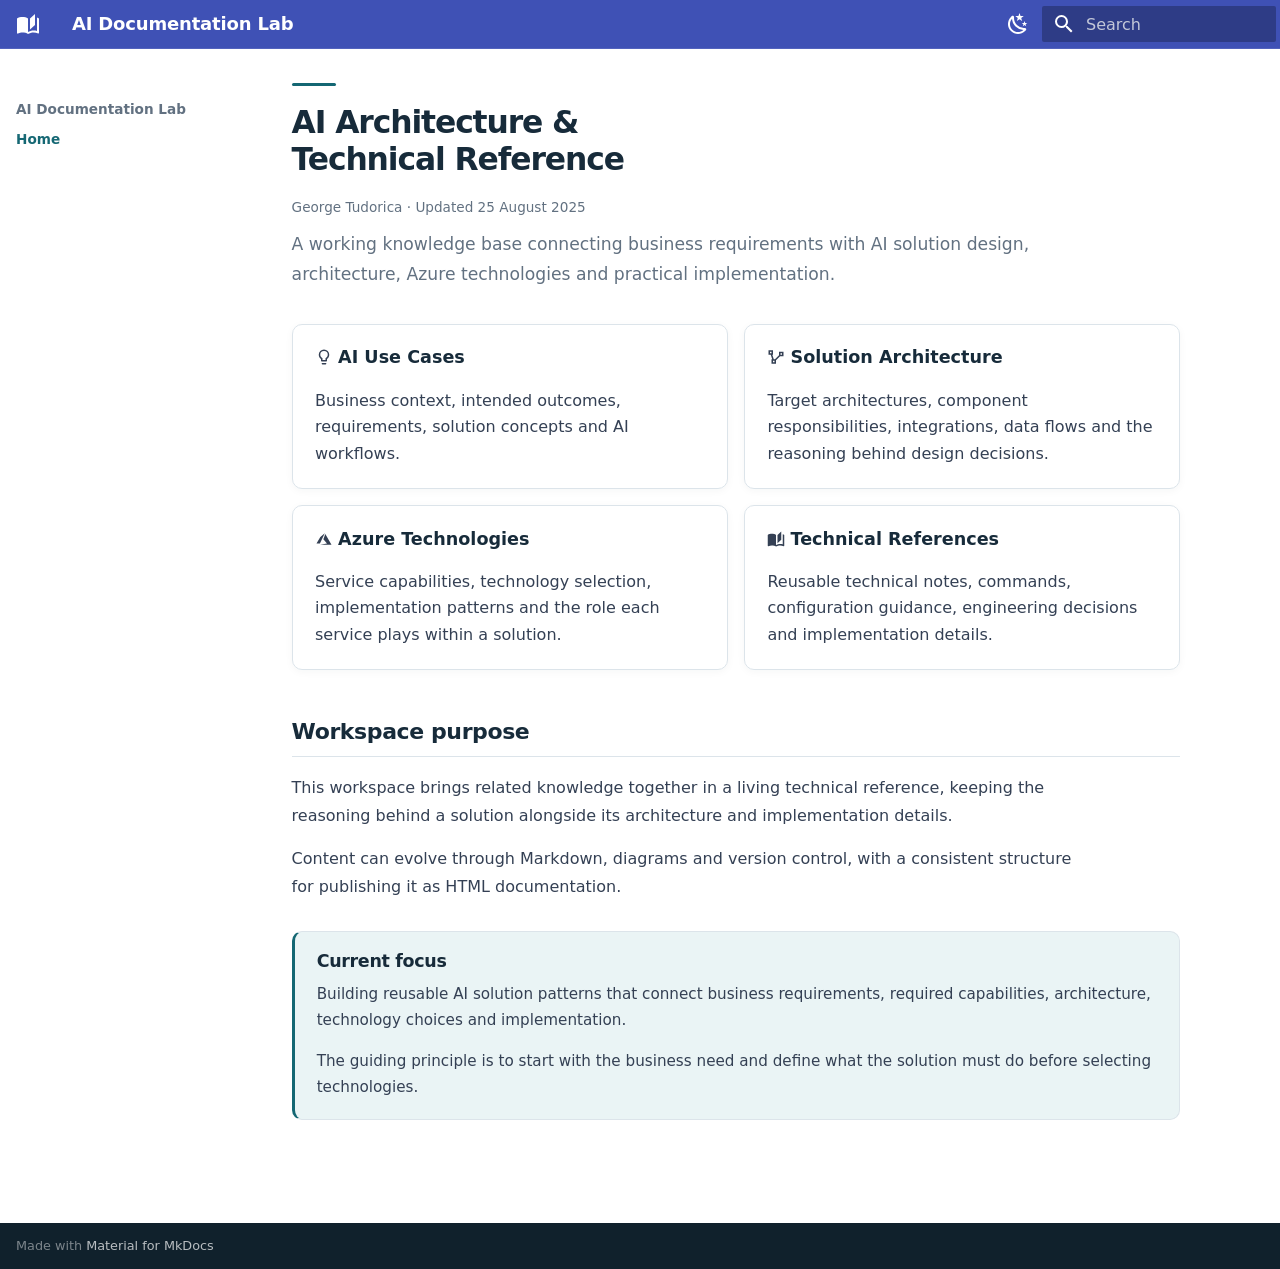
<file: index.html>
<!doctype html>
<html lang="en" class="no-js">
  <head>
    
      <meta charset="utf-8">
      <meta name="viewport" content="width=device-width,initial-scale=1">
      
        <meta name="description" content="A working knowledge base for AI solution design, architecture, Azure technologies and practical implementation.">
      
      
        <meta name="author" content="George Tudorica">
      
      
      
      
      
        
      
      
      <link rel="icon" href="assets/images/favicon.png">
      <meta name="generator" content="mkdocs-1.6.1, mkdocs-material-9.7.7">
    
    
      
        <title>AI Architecture & Technical Reference - AI Documentation Lab</title>
      
    
    
      <link rel="stylesheet" href="assets/stylesheets/main.ec1eaa64.min.css">
      
        
        <link rel="stylesheet" href="assets/stylesheets/palette.ab4e12ef.min.css">
      
      


    
    
      
    
    
      
    
    
      <link rel="stylesheet" href="stylesheets/extra.css">
    
    <script>__md_scope=new URL(".",location),__md_hash=e=>[...e].reduce(((e,_)=>(e<<5)-e+_.charCodeAt(0)),0),__md_get=(e,_=localStorage,t=__md_scope)=>JSON.parse(_.getItem(t.pathname+"."+e)),__md_set=(e,_,t=localStorage,a=__md_scope)=>{try{t.setItem(a.pathname+"."+e,JSON.stringify(_))}catch(e){}}</script>
    
      

    
    
  </head>
  
  
    
    
      
    
    
    
    
    <body dir="ltr" data-md-color-scheme="default" data-md-color-primary="custom" data-md-color-accent="custom">
  
    
    <input class="md-toggle" data-md-toggle="drawer" type="checkbox" id="__drawer" autocomplete="off">
    <input class="md-toggle" data-md-toggle="search" type="checkbox" id="__search" autocomplete="off">
    <label class="md-overlay" for="__drawer"></label>
    <div data-md-component="skip">
      
        
        <a href="#ai-architecture-technical-reference" class="md-skip">
          Skip to content
        </a>
      
    </div>
    <div data-md-component="announce">
      
    </div>
    
    
      

  

<header class="md-header md-header--shadow" data-md-component="header">
  <nav class="md-header__inner md-grid" aria-label="Header">
    <a href="." title="AI Documentation Lab" class="md-header__button md-logo" aria-label="AI Documentation Lab" data-md-component="logo">
      
  
  <svg xmlns="http://www.w3.org/2000/svg" viewBox="0 0 24 24"><path d="m19 2-5 4.5v11l5-4.5zM6.5 5C4.55 5 2.45 5.4 1 6.5v14.66c0 .25.25.5.5.5.1 0 .15-.07.25-.07 1.35-.65 3.3-1.09 4.75-1.09 1.95 0 4.05.4 5.5 1.5 1.35-.85 3.8-1.5 5.5-1.5 1.65 0 3.35.31 4.75 1.06.1.05.15.03.25.03.25 0 .5-.25.5-.5V6.5c-.6-.45-1.25-.75-2-1V19c-1.1-.35-2.3-.5-3.5-.5-1.7 0-4.15.65-5.5 1.5V6.5C10.55 5.4 8.45 5 6.5 5"/></svg>

    </a>
    <label class="md-header__button md-icon" for="__drawer">
      
      <svg xmlns="http://www.w3.org/2000/svg" viewBox="0 0 24 24"><path d="M3 6h18v2H3zm0 5h18v2H3zm0 5h18v2H3z"/></svg>
    </label>
    <div class="md-header__title" data-md-component="header-title">
      <div class="md-header__ellipsis">
        <div class="md-header__topic">
          <span class="md-ellipsis">
            AI Documentation Lab
          </span>
        </div>
        <div class="md-header__topic" data-md-component="header-topic">
          <span class="md-ellipsis">
            
              AI Architecture & Technical Reference
            
          </span>
        </div>
      </div>
    </div>
    
      
        <form class="md-header__option" data-md-component="palette">
  
    
    
    
    <input class="md-option" data-md-color-media="(prefers-color-scheme: light)" data-md-color-scheme="default" data-md-color-primary="custom" data-md-color-accent="custom"  aria-label="Switch to dark mode"  type="radio" name="__palette" id="__palette_0">
    
      <label class="md-header__button md-icon" title="Switch to dark mode" for="__palette_1" hidden>
        <svg xmlns="http://www.w3.org/2000/svg" viewBox="0 0 24 24"><path d="m17.75 4.09-2.53 1.94.91 3.06-2.63-1.81-2.63 1.81.91-3.06-2.53-1.94L12.44 4l1.06-3 1.06 3zm3.5 6.91-1.64 1.25.59 1.98-1.7-1.17-1.7 1.17.59-1.98L15.75 11l2.06-.05L18.5 9l.69 1.95zm-2.28 4.95c.83-.08 1.72 1.1 1.19 1.85-.32.45-.66.87-1.08 1.27C15.17 23 8.84 23 4.94 19.07c-3.91-3.9-3.91-10.24 0-14.14.4-.4.82-.76 1.27-1.08.75-.53 1.93.36 1.85 1.19-.27 2.86.69 5.83 2.89 8.02a9.96 9.96 0 0 0 8.02 2.89m-1.64 2.02a12.08 12.08 0 0 1-7.8-3.47c-2.17-2.19-3.33-5-3.49-7.82-2.81 3.14-2.7 7.96.31 10.98 3.02 3.01 7.84 3.12 10.98.31"/></svg>
      </label>
    
  
    
    
    
    <input class="md-option" data-md-color-media="(prefers-color-scheme: dark)" data-md-color-scheme="slate" data-md-color-primary="custom" data-md-color-accent="custom"  aria-label="Switch to light mode"  type="radio" name="__palette" id="__palette_1">
    
      <label class="md-header__button md-icon" title="Switch to light mode" for="__palette_0" hidden>
        <svg xmlns="http://www.w3.org/2000/svg" viewBox="0 0 24 24"><path d="M12 7a5 5 0 0 1 5 5 5 5 0 0 1-5 5 5 5 0 0 1-5-5 5 5 0 0 1 5-5m0 2a3 3 0 0 0-3 3 3 3 0 0 0 3 3 3 3 0 0 0 3-3 3 3 0 0 0-3-3m0-7 2.39 3.42C13.65 5.15 12.84 5 12 5s-1.65.15-2.39.42zM3.34 7l4.16-.35A7.2 7.2 0 0 0 5.94 8.5c-.44.74-.69 1.5-.83 2.29zm.02 10 1.76-3.77a7.131 7.131 0 0 0 2.38 4.14zM20.65 7l-1.77 3.79a7.02 7.02 0 0 0-2.38-4.15zm-.01 10-4.14.36c.59-.51 1.12-1.14 1.54-1.86.42-.73.69-1.5.83-2.29zM12 22l-2.41-3.44c.74.27 1.55.44 2.41.44.82 0 1.63-.17 2.37-.44z"/></svg>
      </label>
    
  
</form>
      
    
    
      <script>var palette=__md_get("__palette");if(palette&&palette.color){if("(prefers-color-scheme)"===palette.color.media){var media=matchMedia("(prefers-color-scheme: light)"),input=document.querySelector(media.matches?"[data-md-color-media='(prefers-color-scheme: light)']":"[data-md-color-media='(prefers-color-scheme: dark)']");palette.color.media=input.getAttribute("data-md-color-media"),palette.color.scheme=input.getAttribute("data-md-color-scheme"),palette.color.primary=input.getAttribute("data-md-color-primary"),palette.color.accent=input.getAttribute("data-md-color-accent")}for(var[key,value]of Object.entries(palette.color))document.body.setAttribute("data-md-color-"+key,value)}</script>
    
    
    
      
      
        <label class="md-header__button md-icon" for="__search">
          
          <svg xmlns="http://www.w3.org/2000/svg" viewBox="0 0 24 24"><path d="M9.5 3A6.5 6.5 0 0 1 16 9.5c0 1.61-.59 3.09-1.56 4.23l.27.27h.79l5 5-1.5 1.5-5-5v-.79l-.27-.27A6.52 6.52 0 0 1 9.5 16 6.5 6.5 0 0 1 3 9.5 6.5 6.5 0 0 1 9.5 3m0 2C7 5 5 7 5 9.5S7 14 9.5 14 14 12 14 9.5 12 5 9.5 5"/></svg>
        </label>
        <div class="md-search" data-md-component="search" role="dialog">
  <label class="md-search__overlay" for="__search"></label>
  <div class="md-search__inner" role="search">
    <form class="md-search__form" name="search">
      <input type="text" class="md-search__input" name="query" aria-label="Search" placeholder="Search" autocapitalize="off" autocorrect="off" autocomplete="off" spellcheck="false" data-md-component="search-query" required>
      <label class="md-search__icon md-icon" for="__search">
        
        <svg xmlns="http://www.w3.org/2000/svg" viewBox="0 0 24 24"><path d="M9.5 3A6.5 6.5 0 0 1 16 9.5c0 1.61-.59 3.09-1.56 4.23l.27.27h.79l5 5-1.5 1.5-5-5v-.79l-.27-.27A6.52 6.52 0 0 1 9.5 16 6.5 6.5 0 0 1 3 9.5 6.5 6.5 0 0 1 9.5 3m0 2C7 5 5 7 5 9.5S7 14 9.5 14 14 12 14 9.5 12 5 9.5 5"/></svg>
        
        <svg xmlns="http://www.w3.org/2000/svg" viewBox="0 0 24 24"><path d="M20 11v2H8l5.5 5.5-1.42 1.42L4.16 12l7.92-7.92L13.5 5.5 8 11z"/></svg>
      </label>
      <nav class="md-search__options" aria-label="Search">
        
        <button type="reset" class="md-search__icon md-icon" title="Clear" aria-label="Clear" tabindex="-1">
          
          <svg xmlns="http://www.w3.org/2000/svg" viewBox="0 0 24 24"><path d="M19 6.41 17.59 5 12 10.59 6.41 5 5 6.41 10.59 12 5 17.59 6.41 19 12 13.41 17.59 19 19 17.59 13.41 12z"/></svg>
        </button>
      </nav>
      
        <div class="md-search__suggest" data-md-component="search-suggest"></div>
      
    </form>
    <div class="md-search__output">
      <div class="md-search__scrollwrap" tabindex="0" data-md-scrollfix>
        <div class="md-search-result" data-md-component="search-result">
          <div class="md-search-result__meta">
            Initializing search
          </div>
          <ol class="md-search-result__list" role="presentation"></ol>
        </div>
      </div>
    </div>
  </div>
</div>
      
    
    
  </nav>
  
</header>
    
    <div class="md-container" data-md-component="container">
      
      
        
          
        
      
      <main class="md-main" data-md-component="main">
        <div class="md-main__inner md-grid">
          
            
              
                
              
              <div class="md-sidebar md-sidebar--primary" data-md-component="sidebar" data-md-type="navigation" >
                <div class="md-sidebar__scrollwrap">
                  <div class="md-sidebar__inner">
                    



<nav class="md-nav md-nav--primary" aria-label="Navigation" data-md-level="0">
  <label class="md-nav__title" for="__drawer">
    <a href="." title="AI Documentation Lab" class="md-nav__button md-logo" aria-label="AI Documentation Lab" data-md-component="logo">
      
  
  <svg xmlns="http://www.w3.org/2000/svg" viewBox="0 0 24 24"><path d="m19 2-5 4.5v11l5-4.5zM6.5 5C4.55 5 2.45 5.4 1 6.5v14.66c0 .25.25.5.5.5.1 0 .15-.07.25-.07 1.35-.65 3.3-1.09 4.75-1.09 1.95 0 4.05.4 5.5 1.5 1.35-.85 3.8-1.5 5.5-1.5 1.65 0 3.35.31 4.75 1.06.1.05.15.03.25.03.25 0 .5-.25.5-.5V6.5c-.6-.45-1.25-.75-2-1V19c-1.1-.35-2.3-.5-3.5-.5-1.7 0-4.15.65-5.5 1.5V6.5C10.55 5.4 8.45 5 6.5 5"/></svg>

    </a>
    AI Documentation Lab
  </label>
  
  <ul class="md-nav__list" data-md-scrollfix>
    
      
      
  
  
    
  
  
  
    <li class="md-nav__item md-nav__item--active">
      
      <input class="md-nav__toggle md-toggle" type="checkbox" id="__toc">
      
      
        
      
      
        <label class="md-nav__link md-nav__link--active" for="__toc">
          
  
  
  <span class="md-ellipsis">
    
  
    Home
  

    
  </span>
  
  

          <span class="md-nav__icon md-icon"></span>
        </label>
      
      <a href="." class="md-nav__link md-nav__link--active">
        
  
  
  <span class="md-ellipsis">
    
  
    Home
  

    
  </span>
  
  

      </a>
      
        

  

<nav class="md-nav md-nav--secondary" aria-label="On this page">
  
  
  
    
  
  
    <label class="md-nav__title" for="__toc">
      <span class="md-nav__icon md-icon"></span>
      On this page
    </label>
    <ul class="md-nav__list" data-md-component="toc" data-md-scrollfix>
      
        <li class="md-nav__item">
  <a href="#workspace-purpose" class="md-nav__link">
    <span class="md-ellipsis">
      
        Workspace purpose
      
    </span>
  </a>
  
    <nav class="md-nav" aria-label="Workspace purpose">
      <ul class="md-nav__list">
        
          <li class="md-nav__item">
  <a href="#current-focus" class="md-nav__link">
    <span class="md-ellipsis">
      
        Current focus
      
    </span>
  </a>
  
</li>
        
      </ul>
    </nav>
  
</li>
      
    </ul>
  
</nav>
      
    </li>
  

    
  </ul>
</nav>
                  </div>
                </div>
              </div>
            
            
              
                
              
              <div class="md-sidebar md-sidebar--secondary" data-md-component="sidebar" data-md-type="toc" hidden>
                <div class="md-sidebar__scrollwrap">
                  <div class="md-sidebar__inner">
                    

  

<nav class="md-nav md-nav--secondary" aria-label="On this page">
  
  
  
    
  
  
    <label class="md-nav__title" for="__toc">
      <span class="md-nav__icon md-icon"></span>
      On this page
    </label>
    <ul class="md-nav__list" data-md-component="toc" data-md-scrollfix>
      
        <li class="md-nav__item">
  <a href="#workspace-purpose" class="md-nav__link">
    <span class="md-ellipsis">
      
        Workspace purpose
      
    </span>
  </a>
  
    <nav class="md-nav" aria-label="Workspace purpose">
      <ul class="md-nav__list">
        
          <li class="md-nav__item">
  <a href="#current-focus" class="md-nav__link">
    <span class="md-ellipsis">
      
        Current focus
      
    </span>
  </a>
  
</li>
        
      </ul>
    </nav>
  
</li>
      
    </ul>
  
</nav>
                  </div>
                </div>
              </div>
            
          
          
            <div class="md-content" data-md-component="content">
              
              <article class="md-content__inner md-typeset">
                
                  
  




<h1 id="ai-architecture-technical-reference">AI Architecture &amp; Technical Reference<a class="headerlink" href="#ai-architecture-technical-reference" title="Link to this section">&para;</a></h1>
<p class="hero-meta">
George Tudorica · Updated <time datetime="2025-08-25">25 August 2025</time>
</p>

<p class="hero-lead">
A working knowledge base connecting business requirements with AI solution design, architecture, Azure technologies and practical implementation.
</p>

<div class="grid cards">
<ul>
<li>
<p><span class="twemoji"><svg xmlns="http://www.w3.org/2000/svg" viewBox="0 0 24 24"><path d="M12 2a7 7 0 0 1 7 7c0 2.38-1.19 4.47-3 5.74V17a1 1 0 0 1-1 1H9a1 1 0 0 1-1-1v-2.26C6.19 13.47 5 11.38 5 9a7 7 0 0 1 7-7M9 21v-1h6v1a1 1 0 0 1-1 1h-4a1 1 0 0 1-1-1m3-17a5 5 0 0 0-5 5c0 2.05 1.23 3.81 3 4.58V16h4v-2.42c1.77-.77 3-2.53 3-4.58a5 5 0 0 0-5-5"/></svg></span> <strong>AI Use Cases</strong></p>
<p>Business context, intended outcomes, requirements, solution concepts and AI workflows.</p>
</li>
<li>
<p><span class="twemoji"><svg xmlns="http://www.w3.org/2000/svg" viewBox="0 0 24 24"><path d="M2 3v6h2.95l2 6H6v6h6v-4.59L17.41 11H22V5h-6v4.57L10.59 15H9.06l-2-6H8V3M4 5h2v2H4m14 0h2v2h-2M8 17h2v2H8Z"/></svg></span> <strong>Solution Architecture</strong></p>
<p>Target architectures, component responsibilities, integrations, data flows and the reasoning behind design decisions.</p>
</li>
<li>
<p><span class="twemoji"><svg xmlns="http://www.w3.org/2000/svg" viewBox="0 0 24 24"><path d="M13.05 4.24 6.56 18.05 2 18l5.09-8.76zm.7 1.09L22 19.76H6.74l9.3-1.66-4.87-5.79z"/></svg></span> <strong>Azure Technologies</strong></p>
<p>Service capabilities, technology selection, implementation patterns and the role each service plays within a solution.</p>
</li>
<li>
<p><span class="twemoji"><svg xmlns="http://www.w3.org/2000/svg" viewBox="0 0 24 24"><path d="m19 2-5 4.5v11l5-4.5zM6.5 5C4.55 5 2.45 5.4 1 6.5v14.66c0 .25.25.5.5.5.1 0 .15-.07.25-.07 1.35-.65 3.3-1.09 4.75-1.09 1.95 0 4.05.4 5.5 1.5 1.35-.85 3.8-1.5 5.5-1.5 1.65 0 3.35.31 4.75 1.06.1.05.15.03.25.03.25 0 .5-.25.5-.5V6.5c-.6-.45-1.25-.75-2-1V19c-1.1-.35-2.3-.5-3.5-.5-1.7 0-4.15.65-5.5 1.5V6.5C10.55 5.4 8.45 5 6.5 5"/></svg></span> <strong>Technical References</strong></p>
<p>Reusable technical notes, commands, configuration guidance, engineering decisions and implementation details.</p>
</li>
</ul>
</div>
<h2 id="workspace-purpose">Workspace purpose<a class="headerlink" href="#workspace-purpose" title="Link to this section">&para;</a></h2>
<p>This workspace brings related knowledge together in a living technical reference, keeping the reasoning behind a solution alongside its architecture and implementation details.</p>
<p>Content can evolve through Markdown, diagrams and version control, with a consistent structure for publishing it as HTML documentation.</p>
<div class="current-focus">
<h3 id="current-focus">Current focus<a class="headerlink" href="#current-focus" title="Link to this section">&para;</a></h3>
<p>Building reusable AI solution patterns that connect business requirements, required capabilities, architecture, technology choices and implementation.</p>
<p>The guiding principle is to start with the business need and define what the solution must do before selecting technologies.</p>
</div>







  
  




  



                
              </article>
            </div>
          
          
  <script>var tabs=__md_get("__tabs");if(Array.isArray(tabs))e:for(var set of document.querySelectorAll(".tabbed-set")){var labels=set.querySelector(".tabbed-labels");for(var tab of tabs)for(var label of labels.getElementsByTagName("label"))if(label.innerText.trim()===tab){var input=document.getElementById(label.htmlFor);input.checked=!0;continue e}}</script>

<script>var target=document.getElementById(location.hash.slice(1));target&&target.name&&(target.checked=target.name.startsWith("__tabbed_"))</script>
        </div>
        
          <button type="button" class="md-top md-icon" data-md-component="top" hidden>
  
  <svg xmlns="http://www.w3.org/2000/svg" viewBox="0 0 24 24"><path d="M13 20h-2V8l-5.5 5.5-1.42-1.42L12 4.16l7.92 7.92-1.42 1.42L13 8z"/></svg>
  Back to top
</button>
        
      </main>
      
        <footer class="md-footer">
  
  <div class="md-footer-meta md-typeset">
    <div class="md-footer-meta__inner md-grid">
      <div class="md-copyright">
  
  
    Made with
    <a href="https://squidfunk.github.io/mkdocs-material/" target="_blank" rel="noopener">
      Material for MkDocs
    </a>
  
</div>
      
    </div>
  </div>
</footer>
      
    </div>
    <div class="md-dialog" data-md-component="dialog">
      <div class="md-dialog__inner md-typeset"></div>
    </div>
    
    
    
      
      
      <script id="__config" type="application/json">{"annotate": null, "base": ".", "features": ["navigation.sections", "navigation.indexes", "navigation.top", "toc.follow", "search.suggest", "search.highlight", "content.code.copy", "content.tabs.link"], "search": "assets/javascripts/workers/search.2c215733.min.js", "tags": null, "translations": {"clipboard.copied": "Copied to clipboard", "clipboard.copy": "Copy to clipboard", "search.result.more.one": "1 more on this page", "search.result.more.other": "# more on this page", "search.result.none": "No matching documents", "search.result.one": "1 matching document", "search.result.other": "# matching documents", "search.result.placeholder": "Type to start searching", "search.result.term.missing": "Missing", "select.version": "Select version"}, "version": null}</script>
    
    
      <script src="assets/javascripts/bundle.d7400e89.min.js"></script>
      
    
  </body>
</html>
</file>
<file: stylesheets/extra.css>
/* ==========================================================
   AI Documentation Lab
   Material for MkDocs

   Complete replacement for stylesheets/extra.css.
   No external fonts or custom JavaScript required.

   Material controls the root font size. Typography below
   follows that scale without changing navigation geometry.
   ========================================================== */


/* 1. Design tokens */

:root {
  --lab-font: ui-sans-serif, system-ui, -apple-system,
    BlinkMacSystemFont, "Segoe UI", "Helvetica Neue",
    Arial, sans-serif;

  --lab-mono: "SFMono-Regular", Consolas,
    "Liberation Mono", Menlo, monospace;

  --lab-page-width: 1440px;
  --lab-content-width: 940px;

  --lab-bg: #ffffff;
  --lab-surface: #f5f7f9;
  --lab-raised: #edf2f5;

  --lab-text: #344054;
  --lab-heading: #172b3a;
  --lab-muted: #627181;
  --lab-faint: #8996a3;

  --lab-border: #dce4ea;
  --lab-accent: #146773;
  --lab-accent-hover: #0c4650;
  --lab-accent-soft: #eaf4f5;

  --lab-header: #3f51b5;
  --lab-header-light: #284654;
  --lab-header-dark: #10212c;

  --lab-radius: 10px;
  --lab-radius-small: 6px;

  --lab-shadow: 0 2px 8px rgb(23 43 58 / 4%);
  --lab-shadow-hover: 0 8px 24px rgb(23 43 58 / 9%);
}


/* Dark mode follows Material's existing palette switch. */

[data-md-color-scheme="slate"] {
  --lab-bg: #151d26;
  --lab-surface: #1c2733;
  --lab-raised: #243341;

  --lab-text: #d5dfe8;
  --lab-heading: #f0f5fa;
  --lab-muted: #a8b7c5;
  --lab-faint: #8194a6;

  --lab-border: #35495b;
  --lab-accent: #8cd4dc;
  --lab-accent-hover: #bdeef2;
  --lab-accent-soft: #203a43;

  --lab-header: #101923;
  --lab-header-light: #203342;
  --lab-header-dark: #0b121a;

  --lab-shadow: 0 2px 8px rgb(0 0 0 / 12%);
  --lab-shadow-hover: 0 8px 24px rgb(0 0 0 / 22%);
}


/* Map the design system onto Material's own theme variables.
   Declaring these on the palette element also lets aliases
   resolve correctly when the light/dark scheme changes. */

:root,
[data-md-color-scheme] {
  --md-text-font-family: var(--lab-font);
  --md-code-font-family: var(--lab-mono);

  --md-default-bg-color: var(--lab-bg);
  --md-default-fg-color: var(--lab-text);
  --md-default-fg-color--light: var(--lab-muted);
  --md-default-fg-color--lighter: var(--lab-faint);
  --md-default-fg-color--lightest: var(--lab-border);

  --md-primary-fg-color: var(--lab-header);
  --md-primary-fg-color--light: var(--lab-header-light);
  --md-primary-fg-color--dark: var(--lab-header-dark);
  --md-primary-bg-color: #ffffff;
  --md-primary-bg-color--light: rgb(255 255 255 / 78%);

  --md-accent-fg-color: var(--lab-accent);
  --md-accent-fg-color--transparent: var(--lab-accent-soft);
  --md-accent-bg-color: var(--lab-bg);

  --md-typeset-color: var(--lab-text);
  --md-typeset-a-color: var(--lab-accent);

  --md-code-bg-color: var(--lab-surface);
  --md-code-fg-color: var(--lab-text);

  --md-typeset-table-color: var(--lab-border);
  --md-typeset-table-color--light: var(--lab-surface);

  --md-footer-bg-color: var(--lab-header);
  --md-footer-bg-color--dark: var(--lab-header-dark);
}


/* 2. Page layout */

.md-grid {
  max-width: var(--lab-page-width);
}

.md-main__inner {
  margin-top: 1.3rem;
}

.md-content {
  min-width: 0;
}

.md-content__inner {
  box-sizing: border-box;
  max-width: var(--lab-content-width);
  margin-inline: auto;
  padding: 0 clamp(16px, 2vw, 32px) 48px;
}


/* 3. Typography */

.md-typeset {
  color: var(--lab-text);
  font-family: var(--lab-font);
  font-size: 0.8rem;
  line-height: 1.72;
  overflow-wrap: break-word;
}

.md-typeset :is(h1, h2, h3, h4, h5, h6) {
  color: var(--lab-heading);
  font-family: var(--lab-font);
  font-weight: 650;
  line-height: 1.3;
  letter-spacing: -0.018em;
  text-wrap: balance;
}

.md-typeset h1 {
  max-width: 28ch;
  margin: 0 0 0.6em;
  font-size: clamp(1.75em, 1.4em + 0.7vw, 2.05em);
  font-weight: 700;
  line-height: 1.18;
  letter-spacing: -0.035em;
}

.md-content__inner > h1:first-of-type::before {
  content: "";
  display: block;
  width: 44px;
  height: 3px;
  margin-bottom: 18px;
  border-radius: 2px;
  background: var(--lab-accent);
}

.md-typeset h2 {
  margin: 2.2em 0 0.8em;
  padding-bottom: 0.4em;
  border-bottom: 1px solid var(--lab-border);
  font-size: 1.375em;
}

.md-typeset h3 {
  margin: 1.8em 0 0.65em;
  font-size: 1.125em;
}

.md-typeset h4 {
  margin: 1.5em 0 0.55em;
  font-size: 1em;
}

.md-typeset :is(h5, h6) {
  margin: 1.4em 0 0.5em;
  font-size: 0.9375em;
  letter-spacing: 0;
  text-transform: none;
}

.md-typeset h6 {
  color: var(--lab-muted);
}

.md-typeset :is(h1, h2, h3) + :is(h2, h3, h4) {
  margin-top: 1em;
}

.md-typeset p {
  margin: 0 0 1em;
}

.md-typeset > :is(p, ul, ol) {
  max-width: 78ch;
}

.md-typeset :is(ul, ol) {
  margin-block: 0.7em 1.2em;
}

.md-typeset li {
  margin-bottom: 0.35em;
}

.md-typeset li > :is(ul, ol) {
  margin-block: 0.35em 0.5em;
}

.md-typeset :is(strong, b) {
  color: inherit;
  font-weight: 700;
}

.md-typeset hr {
  margin: 2em 0;
  border: 0;
  border-top: 1px solid var(--lab-border);
}


/* 4. Introduction and metadata */

.md-typeset .hero-meta {
  margin: 0 0 0.7em;
  color: var(--lab-muted);
  font-size: 0.85em;
  font-weight: 500;
  line-height: 1.55;
}

.md-typeset .hero-meta p {
  margin: 0;
}

.md-typeset .hero-lead {
  max-width: 68ch;
  margin: 0.65em 0 2em;
  color: var(--lab-muted);
  font-size: 1.075em;
  font-weight: 400;
  line-height: 1.75;
}

.md-typeset .hero-lead > :last-child {
  margin-bottom: 0;
}


/* 5. Links, focus and buttons */

.md-typeset a {
  color: var(--lab-accent);
  text-underline-offset: 0.18em;
  text-decoration-thickness: 0.06em;
}

.md-typeset a:hover {
  color: var(--lab-accent-hover);
}

.md-typeset :is(p, li, dd) > a:not(.md-button):hover {
  text-decoration: underline;
}

:is(a, button, summary, input, select, textarea, [tabindex]):focus-visible {
  outline: 2px solid var(--lab-accent);
  outline-offset: 3px;
}

.md-typeset .headerlink {
  color: var(--lab-muted);
}

.md-typeset .md-button {
  padding: 0.65em 1.1em;
  border-width: 1px;
  border-radius: var(--lab-radius-small);
  font-size: 0.9em;
  font-weight: 600;
  line-height: 1.5;
}

.md-typeset .md-button--primary {
  border-color: var(--lab-accent);
  background: var(--lab-accent);
  color: var(--lab-bg);
}

.md-typeset .md-button--primary:hover {
  border-color: var(--lab-accent-hover);
  background: var(--lab-accent-hover);
  color: var(--lab-bg);
}


/* 6. Card grids

   The grid belongs on the outer container.
   Columns respond to the available content width, including
   space consumed by sidebars.

   At this document width, the layout supports two columns.
   Cards stack automatically when there is insufficient room.
*/

.md-typeset .grid.cards {
  display: grid;
  grid-template-columns:
    repeat(auto-fit, minmax(min(100%, 18rem), 1fr));
  gap: 1em;
  margin: 1.5em 0 2em;
  align-items: stretch;
}

.md-typeset .grid.cards > :is(ul, ol) {
  display: contents;
}

.md-typeset .grid.cards > :is(ul, ol) > li,
.md-typeset .grid > .card {
  box-sizing: border-box;
  min-width: 0;
  margin: 0;
  padding: 1.3em 1.4em;
  border: 1px solid var(--lab-border);
  border-radius: var(--lab-radius);
  background: var(--lab-bg);
  color: var(--lab-text);
  box-shadow: var(--lab-shadow);
  line-height: 1.65;
  overflow-wrap: anywhere;
  transition:
    border-color 160ms ease,
    box-shadow 160ms ease,
    transform 160ms ease;
}

/* Rich cards can align their final link at the bottom.
   Simple cards retain their normal text layout. */

.md-typeset .grid.cards > :is(ul, ol) > li:has(> p),
.md-typeset .grid > div.card:has(> p) {
  display: flex;
  flex-direction: column;
}

.md-typeset .grid.cards > :is(ul, ol) > li > :first-child,
.md-typeset .grid > .card > :first-child {
  margin-top: 0;
}

.md-typeset .grid.cards > :is(ul, ol) > li > :last-child,
.md-typeset .grid > .card > :last-child {
  margin-bottom: 0;
}

/* Title emphasis is deliberately limited to the opening
   card content. Bold phrases in descriptions stay inline. */

.md-typeset .grid.cards > :is(ul, ol) > li > strong:first-of-type,
.md-typeset .grid.cards > :is(ul, ol) > li > p:first-child > strong,
.md-typeset .grid > .card > strong:first-of-type,
.md-typeset .grid > .card > p:first-child > strong {
  color: var(--lab-heading);
  font-size: 1.1em;
  font-weight: 650;
  line-height: 1.4;
}

.md-typeset .grid.cards > :is(ul, ol) > li > :is(h2, h3, h4),
.md-typeset .grid > .card > :is(h2, h3, h4) {
  margin: 0 0 0.75em;
  padding: 0;
  border: 0;
  font-size: 1.1em;
  line-height: 1.4;
}

.md-typeset .grid.cards > :is(ul, ol) > li > hr,
.md-typeset .grid > .card > hr {
  width: 100%;
  margin: 0.25em 0 1em;
}

.md-typeset .grid.cards > :is(ul, ol) > li > p:last-child:has(> a:only-child),
.md-typeset .grid > div.card > p:last-child:has(> a:only-child) {
  margin-top: auto;
  padding-top: 0.75em;
}

.md-typeset .grid.cards > :is(ul, ol) > li > p:last-child > a:only-child,
.md-typeset .grid > div.card > p:last-child > a:only-child {
  display: inline-flex;
  align-items: center;
  gap: 0.3em;
  font-size: 0.92em;
  font-weight: 600;
}

.md-typeset .grid.cards > :is(ul, ol) > li:focus-within,
.md-typeset .grid > .card:focus-within {
  border-color: var(--lab-accent);
  box-shadow: var(--lab-shadow-hover);
}

/* Apply hover movement only to cards that contain links. */

@media (hover: hover) and (pointer: fine) {
  .md-typeset .grid.cards > :is(ul, ol) > li:has(a):hover,
  .md-typeset .grid > .card:has(a):hover {
    border-color: var(--lab-accent);
    box-shadow: var(--lab-shadow-hover);
    transform: translateY(-2px);
  }
}


/* 7. Current focus panel */

.md-typeset .current-focus {
  margin: 2em 0;
  padding: 1.2em 1.45em;
  border: 1px solid var(--lab-border);
  border-inline-start: 3px solid var(--lab-accent);
  border-radius: var(--lab-radius);
  background: var(--lab-accent-soft);
  color: var(--lab-text);
  font-size: 0.95em;
  line-height: 1.7;
}

.md-typeset .current-focus h3 {
  margin: 0 0 0.55em;
  padding: 0;
  border: 0;
  color: var(--lab-heading);
  font-size: 1.15em;
  font-weight: 650;
}

.md-typeset .current-focus > :last-child {
  margin-bottom: 0;
}


/* 8. Header, navigation and table of contents */

.md-header {
  border-bottom: 1px solid rgb(255 255 255 / 10%);
  box-shadow: none;
}

.md-header__title {
  font-weight: 600;
  letter-spacing: -0.01em;
}

.md-sidebar .md-nav {
  font-size: 0.68rem;
  line-height: 1.55;
}

.md-sidebar .md-nav__link {
  line-height: 1.5;
}

.md-sidebar .md-nav__link--active {
  color: var(--lab-accent);
  font-weight: 600;
}

/* Keep navigation titles available, including mobile
   drawer controls and nested section labels. */

.md-sidebar--secondary .md-nav {
  padding-inline-start: 0.75rem;
  border-inline-start: 1px solid var(--lab-border);
}

.md-sidebar--secondary .md-nav__title {
  color: var(--lab-heading);
  font-size: 0.65rem;
  font-weight: 650;
  box-shadow: none;
}


/* 9. Tables */

.md-typeset__scrollwrap {
  margin: 1.4em 0;
  overflow-x: auto;
}

.md-typeset__table {
  display: block;
  padding: 0;
}

.md-typeset table:not([class]) {
  display: table;
  width: 100%;
  margin: 0;
  border: 1px solid var(--lab-border);
  border-collapse: collapse;
  background: var(--lab-bg);
  color: var(--lab-text);
  font-size: 0.9em;
  line-height: 1.55;
  font-variant-numeric: tabular-nums;
}

.md-typeset table:not([class]) :is(th, td) {
  padding: 0.8em 1em;
  border-bottom: 1px solid var(--lab-border);
  vertical-align: top;
}

.md-typeset table:not([class]) th {
  min-width: 0;
  background: var(--lab-raised);
  color: var(--lab-heading);
  font-weight: 650;
}

.md-typeset table:not([class]) tbody tr:nth-child(even) {
  background: var(--lab-surface);
}

.md-typeset table:not([class]) tbody tr:hover {
  background: var(--lab-accent-soft);
}

.md-typeset table:not([class]) :is(p, ul, ol):last-child {
  margin-bottom: 0;
}


/* 10. Code

   Syntax colours, line numbers, copy controls and annotations
   continue to use Material's native implementation.
*/

.md-typeset :is(code, pre, kbd, samp) {
  font-family: var(--lab-mono);
}

.md-typeset :not(pre) > code {
  padding: 0.14em 0.35em;
  border: 1px solid var(--lab-border);
  border-radius: 4px;
  background: var(--lab-surface);
  color: var(--lab-text);
  font-size: 0.875em;
  overflow-wrap: anywhere;
}

.md-typeset .highlight {
  margin: 1.4em 0;
  border: 1px solid var(--lab-border);
  border-radius: var(--lab-radius-small);
  background: var(--lab-surface);
}

.md-typeset .highlight pre {
  margin: 0;
}

.md-typeset pre:not(.mermaid) {
  border-radius: var(--lab-radius-small);
  background: var(--lab-surface);
}

.md-typeset pre > code {
  border-radius: inherit;
  font-size: 0.85em;
  line-height: 1.65;
  overflow-wrap: normal;
  word-break: normal;
}

.md-typeset .highlight .filename {
  border-bottom: 1px solid var(--lab-border);
  border-radius: var(--lab-radius-small)
    var(--lab-radius-small) 0 0;
  background: var(--lab-raised);
  color: var(--lab-muted);
  font-family: var(--lab-mono);
  font-weight: 500;
}


/* 11. Quotes, callouts and content tabs */

.md-typeset blockquote {
  margin: 1.5em 0;
  padding: 1em 1.25em;
  border-inline-start: 3px solid var(--lab-accent);
  border-radius: 0 var(--lab-radius-small)
    var(--lab-radius-small) 0;
  background: var(--lab-surface);
  color: var(--lab-text);
}

.md-typeset blockquote > :last-child {
  margin-bottom: 0;
}

.md-typeset :is(.admonition, details) {
  margin: 1.5em 0;
  border-width: 1px;
  border-inline-start-width: 3px;
  border-radius: var(--lab-radius-small);
  background: var(--lab-bg);
  font-size: 0.95em;
  line-height: 1.65;
  box-shadow: none;
}

/* Preserve Material's semantic callout colours and icons. */

.md-typeset :is(.admonition-title, summary) {
  font-weight: 650;
}

.md-typeset .tabbed-set {
  margin: 1.5em 0;
}

.md-typeset .tabbed-labels > label {
  font-size: 0.92em;
  font-weight: 600;
}


/* 12. Figures and diagrams */

.md-typeset img {
  max-width: 100%;
  height: auto;
}

.md-typeset figure {
  margin: 1.75em auto;
}

.md-typeset figure img {
  border-radius: var(--lab-radius-small);
}

.md-typeset figcaption {
  margin-top: 0.65em;
  color: var(--lab-muted);
  font-size: 0.85em;
  font-style: normal;
  line-height: 1.5;
}

.md-typeset .mermaid {
  margin: 1.5em 0;
  padding: 1em;
  border: 1px solid var(--lab-border);
  border-radius: var(--lab-radius-small);
  background: var(--lab-bg);
  overflow-x: auto;
}

.md-typeset .mermaid svg {
  display: block;
  max-width: 100%;
  height: auto;
  margin-inline: auto;
}


/* 13. Small screens */

@media screen and (max-width: 600px) {
  .md-main__inner {
    margin-top: 0.9rem;
  }

  .md-content__inner {
    padding-inline: 16px;
    padding-bottom: 32px;
  }

  .md-typeset h1 {
    max-width: none;
    font-size: 1.75em;
  }

  .md-typeset h2 {
    margin-top: 1.8em;
    font-size: 1.3em;
  }

  .md-typeset .hero-lead {
    font-size: 1em;
    margin-bottom: 1.6em;
  }

  .md-typeset .grid.cards {
    grid-template-columns: minmax(0, 1fr);
  }

  .md-typeset .grid.cards > :is(ul, ol) > li,
  .md-typeset .grid > .card {
    padding: 1.15em;
  }

  .md-typeset .current-focus {
    padding: 1em 1.15em;
  }
}


/* 14. Reduced motion */

@media (prefers-reduced-motion: reduce) {
  .md-typeset .grid.cards > :is(ul, ol) > li,
  .md-typeset .grid > .card {
    transition: none;
  }

  .md-typeset .grid.cards > :is(ul, ol) > li:has(a):hover,
  .md-typeset .grid > .card:has(a):hover {
    transform: none;
  }
}


/* 15. Print */

@media print {
  [data-md-color-scheme] {
    --lab-bg: #ffffff;
    --lab-surface: #ffffff;
    --lab-raised: #f1f1f1;
    --lab-text: #222222;
    --lab-heading: #111111;
    --lab-muted: #555555;
    --lab-border: #cccccc;
    --lab-accent: #333333;
    --lab-accent-soft: #f5f5f5;
  }

  .md-header,
  .md-tabs,
  .md-sidebar,
  .md-footer,
  .md-top,
  .md-content__button,
  .md-clipboard,
  .md-typeset .headerlink {
    display: none !important;
  }

  .md-grid,
  .md-main__inner,
  .md-content,
  .md-content__inner {
    display: block;
    width: 100%;
    max-width: none;
    margin: 0;
    padding: 0;
  }

  .md-typeset {
    font-size: 10.5pt;
    line-height: 1.5;
  }

  .md-content__inner > h1:first-of-type::before {
    display: none;
  }

  .md-typeset :is(h1, h2, h3, h4, h5, h6) {
    break-after: avoid;
  }

  .md-typeset :is(p, li) {
    orphans: 3;
    widows: 3;
  }

  .md-typeset .grid.cards > :is(ul, ol) > li,
  .md-typeset .grid > .card,
  .md-typeset .current-focus,
  .md-typeset .admonition,
  .md-typeset figure {
    break-inside: avoid;
    box-shadow: none;
    transform: none;
  }

  .md-typeset__scrollwrap,
  .md-typeset .highlight,
  .md-typeset pre,
  .md-typeset pre > code,
  .md-typeset .mermaid {
    overflow: visible !important;
  }

  .md-typeset pre,
  .md-typeset pre > code {
    white-space: pre-wrap;
    overflow-wrap: anywhere;
  }

  .md-typeset table:not([class]) thead {
    display: table-header-group;
  }

  .md-typeset table:not([class]) tr {
    break-inside: avoid;
  }

  .md-typeset a {
    color: inherit;
  }
}
</file>
<file: assets/stylesheets/main.ec1eaa64.min.css>
@charset "UTF-8";html{-webkit-text-size-adjust:none;-moz-text-size-adjust:none;text-size-adjust:none;box-sizing:border-box}*,:after,:before{box-sizing:inherit}@media (prefers-reduced-motion){*,:after,:before{transition:none!important}}body{margin:0}a,button,input,label{-webkit-tap-highlight-color:transparent}a{color:inherit;text-decoration:none}hr{border:0;box-sizing:initial;display:block;height:.05rem;overflow:visible;padding:0}small{font-size:80%}sub,sup{line-height:1em}img{border-style:none}table{border-collapse:initial;border-spacing:0}td,th{font-weight:400;vertical-align:top}button{background:#0000;border:0;font-family:inherit;font-size:inherit;margin:0;padding:0}input{border:0;outline:none}:root{--md-primary-fg-color:#4051b5;--md-primary-fg-color--light:#5d6cc0;--md-primary-fg-color--dark:#303fa1;--md-primary-bg-color:#fff;--md-primary-bg-color--light:#ffffffb3;--md-accent-fg-color:#526cfe;--md-accent-fg-color--transparent:#526cfe1a;--md-accent-bg-color:#fff;--md-accent-bg-color--light:#ffffffb3}[data-md-color-scheme=default]{color-scheme:light}[data-md-color-scheme=default] img[src$="#gh-dark-mode-only"],[data-md-color-scheme=default] img[src$="#only-dark"]{display:none}:root,[data-md-color-scheme=default]{--md-hue:225deg;--md-default-fg-color:#000000de;--md-default-fg-color--light:#0000008a;--md-default-fg-color--lighter:#00000052;--md-default-fg-color--lightest:#00000012;--md-default-bg-color:#fff;--md-default-bg-color--light:#ffffffb3;--md-default-bg-color--lighter:#ffffff4d;--md-default-bg-color--lightest:#ffffff1f;--md-code-fg-color:#36464e;--md-code-bg-color:#f5f5f5;--md-code-bg-color--light:#f5f5f5b3;--md-code-bg-color--lighter:#f5f5f54d;--md-code-hl-color:#4287ff;--md-code-hl-color--light:#4287ff1a;--md-code-hl-number-color:#d52a2a;--md-code-hl-special-color:#db1457;--md-code-hl-function-color:#a846b9;--md-code-hl-constant-color:#6e59d9;--md-code-hl-keyword-color:#3f6ec6;--md-code-hl-string-color:#1c7d4d;--md-code-hl-name-color:var(--md-code-fg-color);--md-code-hl-operator-color:var(--md-default-fg-color--light);--md-code-hl-punctuation-color:var(--md-default-fg-color--light);--md-code-hl-comment-color:var(--md-default-fg-color--light);--md-code-hl-generic-color:var(--md-default-fg-color--light);--md-code-hl-variable-color:var(--md-default-fg-color--light);--md-typeset-color:var(--md-default-fg-color);--md-typeset-a-color:var(--md-primary-fg-color);--md-typeset-del-color:#f5503d26;--md-typeset-ins-color:#0bd57026;--md-typeset-kbd-color:#fafafa;--md-typeset-kbd-accent-color:#fff;--md-typeset-kbd-border-color:#b8b8b8;--md-typeset-mark-color:#ffff0080;--md-typeset-table-color:#0000001f;--md-typeset-table-color--light:rgba(0,0,0,.035);--md-admonition-fg-color:var(--md-default-fg-color);--md-admonition-bg-color:var(--md-default-bg-color);--md-warning-fg-color:#000000de;--md-warning-bg-color:#ff9;--md-footer-fg-color:#fff;--md-footer-fg-color--light:#ffffffb3;--md-footer-fg-color--lighter:#ffffff73;--md-footer-bg-color:#000000de;--md-footer-bg-color--dark:#00000052;--md-shadow-z1:0 0.2rem 0.5rem #0000000d,0 0 0.05rem #0000001a;--md-shadow-z2:0 0.2rem 0.5rem #0000001a,0 0 0.05rem #00000040;--md-shadow-z3:0 0.2rem 0.5rem #0003,0 0 0.05rem #00000059}.md-icon svg{fill:currentcolor;display:block;height:1.2rem;width:1.2rem}body{-webkit-font-smoothing:antialiased;-moz-osx-font-smoothing:grayscale;--md-text-font-family:var(--md-text-font,_),-apple-system,BlinkMacSystemFont,Helvetica,Arial,sans-serif;--md-code-font-family:var(--md-code-font,_),SFMono-Regular,Consolas,Menlo,monospace}aside,body,input{font-feature-settings:"kern","liga";color:var(--md-typeset-color);font-family:var(--md-text-font-family)}code,kbd,pre{font-feature-settings:"kern";font-family:var(--md-code-font-family)}:root{--md-typeset-table-sort-icon:url('data:image/svg+xml;charset=utf-8,<svg xmlns="http://www.w3.org/2000/svg" viewBox="0 0 24 24"><path d="m18 21-4-4h3V7h-3l4-4 4 4h-3v10h3M2 19v-2h10v2M2 13v-2h7v2M2 7V5h4v2z"/></svg>');--md-typeset-table-sort-icon--asc:url('data:image/svg+xml;charset=utf-8,<svg xmlns="http://www.w3.org/2000/svg" viewBox="0 0 24 24"><path d="M19 17h3l-4 4-4-4h3V3h2M2 17h10v2H2M6 5v2H2V5m0 6h7v2H2z"/></svg>');--md-typeset-table-sort-icon--desc:url('data:image/svg+xml;charset=utf-8,<svg xmlns="http://www.w3.org/2000/svg" viewBox="0 0 24 24"><path d="M19 7h3l-4-4-4 4h3v14h2M2 17h10v2H2M6 5v2H2V5m0 6h7v2H2z"/></svg>')}.md-typeset{-webkit-print-color-adjust:exact;color-adjust:exact;font-size:.8rem;line-height:1.6;overflow-wrap:break-word}@media print{.md-typeset{font-size:.68rem}}.md-typeset blockquote,.md-typeset dl,.md-typeset figure,.md-typeset ol,.md-typeset pre,.md-typeset ul{margin-bottom:1em;margin-top:1em}.md-typeset h1{color:var(--md-default-fg-color--light);font-size:2em;line-height:1.3;margin:0 0 1.25em}.md-typeset h1,.md-typeset h2{font-weight:300;letter-spacing:-.01em}.md-typeset h2{font-size:1.5625em;line-height:1.4;margin:1.6em 0 .64em}.md-typeset h3{font-size:1.25em;font-weight:400;letter-spacing:-.01em;line-height:1.5;margin:1.6em 0 .8em}.md-typeset h2+h3{margin-top:.8em}.md-typeset h4{font-weight:700;letter-spacing:-.01em;margin:1em 0}.md-typeset h5,.md-typeset h6{color:var(--md-default-fg-color--light);font-size:.8em;font-weight:700;letter-spacing:-.01em;margin:1.25em 0}.md-typeset h5{text-transform:uppercase}.md-typeset h5 code{text-transform:none}.md-typeset hr{border-bottom:.05rem solid var(--md-default-fg-color--lightest);display:flow-root;margin:1.5em 0}.md-typeset a{color:var(--md-typeset-a-color);word-break:break-word}.md-typeset a,.md-typeset a:before{transition:color 125ms}.md-typeset a:focus,.md-typeset a:hover{color:var(--md-accent-fg-color)}.md-typeset a:focus code,.md-typeset a:hover code{background-color:var(--md-accent-fg-color--transparent);color:var(--md-accent-fg-color)}.md-typeset a code{color:var(--md-typeset-a-color)}.md-typeset a.focus-visible{outline-color:var(--md-accent-fg-color);outline-offset:.2rem}.md-typeset code,.md-typeset kbd,.md-typeset pre{color:var(--md-code-fg-color);direction:ltr;font-variant-ligatures:none;transition:background-color 125ms}@media print{.md-typeset code,.md-typeset kbd,.md-typeset pre{white-space:pre-wrap}}.md-typeset code{background-color:var(--md-code-bg-color);border-radius:.1rem;-webkit-box-decoration-break:clone;box-decoration-break:clone;font-size:.85em;padding:0 .2941176471em;transition:color 125ms,background-color 125ms;word-break:break-word}.md-typeset code:not(.focus-visible){-webkit-tap-highlight-color:transparent;outline:none}.md-typeset pre{display:flow-root;line-height:1.4;position:relative}.md-typeset pre>code{-webkit-box-decoration-break:slice;box-decoration-break:slice;box-shadow:none;display:block;margin:0;outline-color:var(--md-accent-fg-color);overflow:auto;padding:.7720588235em 1.1764705882em;scrollbar-color:var(--md-default-fg-color--lighter) #0000;scrollbar-width:thin;touch-action:auto;word-break:normal}.md-typeset pre>code:hover{scrollbar-color:var(--md-accent-fg-color) #0000}.md-typeset pre>code::-webkit-scrollbar{height:.2rem;width:.2rem}.md-typeset pre>code::-webkit-scrollbar-thumb{background-color:var(--md-default-fg-color--lighter)}.md-typeset pre>code::-webkit-scrollbar-thumb:hover{background-color:var(--md-accent-fg-color)}.md-typeset kbd{background-color:var(--md-typeset-kbd-color);border-radius:.1rem;box-shadow:0 .1rem 0 .05rem var(--md-typeset-kbd-border-color),0 .1rem 0 var(--md-typeset-kbd-border-color),0 -.1rem .2rem var(--md-typeset-kbd-accent-color) inset;color:var(--md-default-fg-color);display:inline-block;font-size:.75em;padding:0 .6666666667em;vertical-align:text-top;word-break:break-word}.md-typeset mark{background-color:var(--md-typeset-mark-color);-webkit-box-decoration-break:clone;box-decoration-break:clone;color:inherit;word-break:break-word}.md-typeset abbr{cursor:help;text-decoration:none}.md-typeset [data-preview],.md-typeset abbr{border-bottom:.05rem dotted var(--md-default-fg-color--light)}.md-typeset small{opacity:.75}[dir=ltr] .md-typeset sub,[dir=ltr] .md-typeset sup{margin-left:.078125em}[dir=rtl] .md-typeset sub,[dir=rtl] .md-typeset sup{margin-right:.078125em}[dir=ltr] .md-typeset blockquote{padding-left:.6rem}[dir=rtl] .md-typeset blockquote{padding-right:.6rem}[dir=ltr] .md-typeset blockquote{border-left:.2rem solid var(--md-default-fg-color--lighter)}[dir=rtl] .md-typeset blockquote{border-right:.2rem solid var(--md-default-fg-color--lighter)}.md-typeset blockquote{color:var(--md-default-fg-color--light);margin-left:0;margin-right:0}.md-typeset ul{list-style-type:disc}.md-typeset ul[type]{list-style-type:revert-layer}[dir=ltr] .md-typeset ol,[dir=ltr] .md-typeset ul{margin-left:.625em}[dir=rtl] .md-typeset ol,[dir=rtl] .md-typeset ul{margin-right:.625em}.md-typeset ol,.md-typeset ul{padding:0}.md-typeset ol:not([hidden]),.md-typeset ul:not([hidden]){display:flow-root}.md-typeset ol ol,.md-typeset ul ol{list-style-type:lower-alpha}.md-typeset ol ol ol,.md-typeset ul ol ol{list-style-type:lower-roman}.md-typeset ol ol ol ol,.md-typeset ul ol ol ol{list-style-type:upper-alpha}.md-typeset ol ol ol ol ol,.md-typeset ul ol ol ol ol{list-style-type:upper-roman}.md-typeset ol[type],.md-typeset ul[type]{list-style-type:revert-layer}[dir=ltr] .md-typeset ol li,[dir=ltr] .md-typeset ul li{margin-left:1.25em}[dir=rtl] .md-typeset ol li,[dir=rtl] .md-typeset ul li{margin-right:1.25em}.md-typeset ol li,.md-typeset ul li{margin-bottom:.5em}.md-typeset ol li blockquote,.md-typeset ol li p,.md-typeset ul li blockquote,.md-typeset ul li p{margin:.5em 0}.md-typeset ol li:last-child,.md-typeset ul li:last-child{margin-bottom:0}[dir=ltr] .md-typeset ol li ol,[dir=ltr] .md-typeset ol li ul,[dir=ltr] .md-typeset ul li ol,[dir=ltr] .md-typeset ul li ul{margin-left:.625em}[dir=rtl] .md-typeset ol li ol,[dir=rtl] .md-typeset ol li ul,[dir=rtl] .md-typeset ul li ol,[dir=rtl] .md-typeset ul li ul{margin-right:.625em}.md-typeset ol li ol,.md-typeset ol li ul,.md-typeset ul li ol,.md-typeset ul li ul{margin-bottom:.5em;margin-top:.5em}[dir=ltr] .md-typeset dd{margin-left:1.875em}[dir=rtl] .md-typeset dd{margin-right:1.875em}.md-typeset dd{margin-bottom:1.5em;margin-top:1em}.md-typeset img,.md-typeset svg,.md-typeset video{height:auto;max-width:100%}.md-typeset img[align=left]{margin:1em 1em 1em 0}.md-typeset img[align=right]{margin:1em 0 1em 1em}.md-typeset img[align]:only-child{margin-top:0}.md-typeset figure{display:flow-root;margin:1em auto;max-width:100%;text-align:center;width:fit-content}.md-typeset figure img{display:block;margin:0 auto}.md-typeset figcaption{font-style:italic;margin:1em auto;max-width:24rem}.md-typeset iframe{max-width:100%}.md-typeset table:not([class]){background-color:var(--md-default-bg-color);border:.05rem solid var(--md-typeset-table-color);border-radius:.1rem;display:inline-block;font-size:.64rem;max-width:100%;overflow:auto;touch-action:auto}@media print{.md-typeset table:not([class]){display:table}}.md-typeset table:not([class])+*{margin-top:1.5em}.md-typeset table:not([class]) td>:first-child,.md-typeset table:not([class]) th>:first-child{margin-top:0}.md-typeset table:not([class]) td>:last-child,.md-typeset table:not([class]) th>:last-child{margin-bottom:0}.md-typeset table:not([class]) td:not([align]),.md-typeset table:not([class]) th:not([align]){text-align:left}[dir=rtl] .md-typeset table:not([class]) td:not([align]),[dir=rtl] .md-typeset table:not([class]) th:not([align]){text-align:right}.md-typeset table:not([class]) th{font-weight:700;min-width:5rem;padding:.9375em 1.25em;vertical-align:top}.md-typeset table:not([class]) td{border-top:.05rem solid var(--md-typeset-table-color);padding:.9375em 1.25em;vertical-align:top}.md-typeset table:not([class]) tbody tr{transition:background-color 125ms}.md-typeset table:not([class]) tbody tr:hover{background-color:var(--md-typeset-table-color--light);box-shadow:0 .05rem 0 var(--md-default-bg-color) inset}.md-typeset table:not([class]) a{word-break:normal}.md-typeset table th[role=columnheader]{cursor:pointer}[dir=ltr] .md-typeset table th[role=columnheader]:after{margin-left:.5em}[dir=rtl] .md-typeset table th[role=columnheader]:after{margin-right:.5em}.md-typeset table th[role=columnheader]:after{content:"";display:inline-block;height:1.2em;-webkit-mask-image:var(--md-typeset-table-sort-icon);mask-image:var(--md-typeset-table-sort-icon);-webkit-mask-repeat:no-repeat;mask-repeat:no-repeat;-webkit-mask-size:contain;mask-size:contain;transition:background-color 125ms;vertical-align:text-bottom;width:1.2em}.md-typeset table th[role=columnheader]:hover:after{background-color:var(--md-default-fg-color--lighter)}.md-typeset table th[role=columnheader][aria-sort=ascending]:after{background-color:var(--md-default-fg-color--light);-webkit-mask-image:var(--md-typeset-table-sort-icon--asc);mask-image:var(--md-typeset-table-sort-icon--asc)}.md-typeset table th[role=columnheader][aria-sort=descending]:after{background-color:var(--md-default-fg-color--light);-webkit-mask-image:var(--md-typeset-table-sort-icon--desc);mask-image:var(--md-typeset-table-sort-icon--desc)}.md-typeset__scrollwrap{margin:1em -.8rem;overflow-x:auto;touch-action:auto}.md-typeset__table{display:inline-block;margin-bottom:.5em;padding:0 .8rem}@media print{.md-typeset__table{display:block}}html .md-typeset__table table{display:table;margin:0;overflow:hidden;width:100%}@media screen and (max-width:44.984375em){.md-content__inner>pre{margin:1em -.8rem}.md-content__inner>pre code{border-radius:0}}.md-typeset .md-author{border-radius:100%;display:block;flex-shrink:0;height:1.6rem;overflow:hidden;position:relative;transition:color 125ms,transform 125ms;width:1.6rem}.md-typeset .md-author img{display:block}.md-typeset .md-author--more{background:var(--md-default-fg-color--lightest);color:var(--md-default-fg-color--lighter);font-size:.6rem;font-weight:700;line-height:1.6rem;text-align:center}.md-typeset .md-author--long{height:2.4rem;width:2.4rem}.md-typeset a.md-author{transform:scale(1)}.md-typeset a.md-author img{border-radius:100%;filter:grayscale(100%) opacity(75%);transition:filter 125ms}.md-typeset a.md-author:focus,.md-typeset a.md-author:hover{transform:scale(1.1);z-index:1}.md-typeset a.md-author:focus img,.md-typeset a.md-author:hover img{filter:grayscale(0)}.md-banner{background-color:var(--md-footer-bg-color);color:var(--md-footer-fg-color);overflow:auto}@media print{.md-banner{display:none}}.md-banner--warning{background-color:var(--md-warning-bg-color);color:var(--md-warning-fg-color)}.md-banner__inner{font-size:.7rem;margin:.6rem auto;padding:0 .8rem}[dir=ltr] .md-banner__button{float:right}[dir=rtl] .md-banner__button{float:left}.md-banner__button{color:inherit;cursor:pointer;transition:opacity .25s}.no-js .md-banner__button{display:none}.md-banner__button:hover{opacity:.7}html{font-size:125%;height:100%;overflow-x:hidden}@media screen and (min-width:100em){html{font-size:137.5%}}@media screen and (min-width:125em){html{font-size:150%}}body{background-color:var(--md-default-bg-color);display:flex;flex-direction:column;font-size:.5rem;min-height:100%;position:relative;width:100%}@media print{body{display:block}}@media screen and (max-width:59.984375em){body[data-md-scrolllock]{position:fixed}}.md-grid{margin-left:auto;margin-right:auto;max-width:61rem}.md-container{display:flex;flex-direction:column;flex-grow:1}@media print{.md-container{display:block}}.md-main{flex-grow:1}.md-main__inner{display:flex;height:100%;margin-top:1.5rem}.md-ellipsis{overflow:hidden;text-overflow:ellipsis}.md-toggle{display:none}.md-option{height:0;opacity:0;position:absolute;width:0}.md-option:checked+label:not([hidden]){display:block}.md-option.focus-visible+label{outline-color:var(--md-accent-fg-color);outline-style:auto}.md-skip{background-color:var(--md-default-fg-color);border-radius:.1rem;color:var(--md-default-bg-color);font-size:.64rem;margin:.5rem;opacity:0;outline-color:var(--md-accent-fg-color);padding:.3rem .5rem;position:fixed;transform:translateY(.4rem);z-index:-1}.md-skip:focus{opacity:1;transform:translateY(0);transition:transform .25s cubic-bezier(.4,0,.2,1),opacity 175ms 75ms;z-index:10}@page{margin:25mm}:root{--md-clipboard-icon:url('data:image/svg+xml;charset=utf-8,<svg xmlns="http://www.w3.org/2000/svg" viewBox="0 0 24 24"><path d="M19 21H8V7h11m0-2H8a2 2 0 0 0-2 2v14a2 2 0 0 0 2 2h11a2 2 0 0 0 2-2V7a2 2 0 0 0-2-2m-3-4H4a2 2 0 0 0-2 2v14h2V3h12z"/></svg>')}.md-clipboard{border-radius:.1rem;color:var(--md-default-fg-color--lightest);cursor:pointer;height:1.5em;outline-color:var(--md-accent-fg-color);outline-offset:.1rem;transition:color .25s;width:1.5em;z-index:1}@media print{.md-clipboard{display:none}}.md-clipboard:not(.focus-visible){-webkit-tap-highlight-color:transparent;outline:none}:hover>.md-clipboard{color:var(--md-default-fg-color--light)}.md-clipboard:focus,.md-clipboard:hover{color:var(--md-accent-fg-color)}.md-clipboard:after{background-color:currentcolor;content:"";display:block;height:1.125em;margin:0 auto;-webkit-mask-image:var(--md-clipboard-icon);mask-image:var(--md-clipboard-icon);-webkit-mask-position:center;mask-position:center;-webkit-mask-repeat:no-repeat;mask-repeat:no-repeat;-webkit-mask-size:contain;mask-size:contain;width:1.125em}.md-clipboard--inline{cursor:pointer}.md-clipboard--inline code{transition:color .25s,background-color .25s}.md-clipboard--inline:focus code,.md-clipboard--inline:hover code{background-color:var(--md-accent-fg-color--transparent);color:var(--md-accent-fg-color)}:root{--md-code-select-icon:url('data:image/svg+xml;charset=utf-8,<svg xmlns="http://www.w3.org/2000/svg" viewBox="0 0 24 24"><path d="M19 19h-4v2h4c1.1 0 2-.9 2-2v-4h-2m0-12h-4v2h4v4h2V5c0-1.1-.9-2-2-2M5 5h4V3H5c-1.1 0-2 .9-2 2v4h2m0 6H3v4c0 1.1.9 2 2 2h4v-2H5zm2-4h2v2H7zm4 0h2v2h-2zm4 0h2v2h-2zM7 7h2v2H7zm4 0h2v2h-2zm4 0h2v2h-2zm-8 8h2v2H7zm4 0h2v2h-2zm4 0h2v2h-2z"/></svg>');--md-code-copy-icon:url('data:image/svg+xml;charset=utf-8,<svg xmlns="http://www.w3.org/2000/svg" viewBox="0 0 24 24"><path d="M19 21H8V7h11m0-2H8a2 2 0 0 0-2 2v14a2 2 0 0 0 2 2h11a2 2 0 0 0 2-2V7a2 2 0 0 0-2-2m-3-4H4a2 2 0 0 0-2 2v14h2V3h12z"/></svg>')}.md-typeset .md-code__content{display:grid}.md-code__nav{background-color:var(--md-code-bg-color--lighter);border-radius:.1rem;display:flex;gap:.2rem;padding:.2rem;position:absolute;right:.25em;top:.25em;transition:background-color .25s;z-index:1}:hover>.md-code__nav{background-color:var(--md-code-bg-color--light)}.md-code__button{color:var(--md-default-fg-color--lightest);cursor:pointer;display:block;height:1.5em;outline-color:var(--md-accent-fg-color);outline-offset:.1rem;transition:color .25s;width:1.5em}:hover>*>.md-code__button{color:var(--md-default-fg-color--light)}.md-code__button.focus-visible,.md-code__button:hover{color:var(--md-accent-fg-color)}.md-code__button--active{color:var(--md-default-fg-color)!important}.md-code__button:after{background-color:currentcolor;content:"";display:block;height:1.125em;margin:0 auto;-webkit-mask-position:center;mask-position:center;-webkit-mask-repeat:no-repeat;mask-repeat:no-repeat;-webkit-mask-size:contain;mask-size:contain;width:1.125em}.md-code__button[data-md-type=select]:after{-webkit-mask-image:var(--md-code-select-icon);mask-image:var(--md-code-select-icon)}.md-code__button[data-md-type=copy]:after{-webkit-mask-image:var(--md-code-copy-icon);mask-image:var(--md-code-copy-icon)}@keyframes consent{0%{opacity:0;transform:translateY(100%)}to{opacity:1;transform:translateY(0)}}@keyframes overlay{0%{opacity:0}to{opacity:1}}.md-consent__overlay{animation:overlay .25s both;-webkit-backdrop-filter:blur(.1rem);backdrop-filter:blur(.1rem);background-color:#0000008a;height:100%;opacity:1;position:fixed;top:0;width:100%;z-index:5}.md-consent__inner{animation:consent .5s cubic-bezier(.1,.7,.1,1) both;background-color:var(--md-default-bg-color);border:0;border-radius:.1rem;bottom:0;box-shadow:0 0 .2rem #0000001a,0 .2rem .4rem #0003;max-height:100%;overflow:auto;padding:0;position:fixed;width:100%;z-index:5}.md-consent__form{padding:.8rem}.md-consent__settings{display:none;margin:1em 0}input:checked+.md-consent__settings{display:block}.md-consent__controls{margin-bottom:.8rem}.md-typeset .md-consent__controls .md-button{display:inline}@media screen and (max-width:44.984375em){.md-typeset .md-consent__controls .md-button{display:block;margin-top:.4rem;text-align:center;width:100%}}.md-consent label{cursor:pointer}.md-content{flex-grow:1;min-width:0}.md-content__inner{margin:0 .8rem 1.2rem;padding-top:.6rem}@media screen and (min-width:76.25em){[dir=ltr] .md-sidebar--primary:not([hidden])~.md-content>.md-content__inner{margin-left:1.2rem}[dir=ltr] .md-sidebar--secondary:not([hidden])~.md-content>.md-content__inner,[dir=rtl] .md-sidebar--primary:not([hidden])~.md-content>.md-content__inner{margin-right:1.2rem}[dir=rtl] .md-sidebar--secondary:not([hidden])~.md-content>.md-content__inner{margin-left:1.2rem}}.md-content__inner:before{content:"";display:block;height:.4rem}.md-content__inner>:last-child{margin-bottom:0}[dir=ltr] .md-content__button{float:right}[dir=rtl] .md-content__button{float:left}[dir=ltr] .md-content__button{margin-left:.4rem}[dir=rtl] .md-content__button{margin-right:.4rem}.md-content__button{margin:.4rem 0;padding:0}@media print{.md-content__button{display:none}}.md-typeset .md-content__button{color:var(--md-default-fg-color--lighter)}.md-content__button svg{display:inline;vertical-align:top}[dir=rtl] .md-content__button svg{transform:scaleX(-1)}[dir=ltr] .md-dialog{right:.8rem}[dir=rtl] .md-dialog{left:.8rem}.md-dialog{background-color:var(--md-default-fg-color);border-radius:.1rem;bottom:.8rem;box-shadow:var(--md-shadow-z3);min-width:11.1rem;opacity:0;padding:.4rem .6rem;pointer-events:none;position:fixed;transform:translateY(100%);transition:transform 0ms .4s,opacity .4s;z-index:4}@media print{.md-dialog{display:none}}.md-dialog--active{opacity:1;pointer-events:auto;transform:translateY(0);transition:transform .4s cubic-bezier(.075,.85,.175,1),opacity .4s}.md-dialog__inner{color:var(--md-default-bg-color);font-size:.7rem}.md-feedback{margin:2em 0 1em;text-align:center}.md-feedback fieldset{border:none;margin:0;padding:0}.md-feedback__title{font-weight:700;margin:1em auto}.md-feedback__inner{position:relative}.md-feedback__list{display:flex;flex-wrap:wrap;place-content:baseline center;position:relative}.md-feedback__list:hover .md-icon:not(:disabled){color:var(--md-default-fg-color--lighter)}:disabled .md-feedback__list{min-height:1.8rem}.md-feedback__icon{color:var(--md-default-fg-color--light);cursor:pointer;flex-shrink:0;margin:0 .1rem;transition:color 125ms}.md-feedback__icon:not(:disabled).md-icon:hover{color:var(--md-accent-fg-color)}.md-feedback__icon:disabled{color:var(--md-default-fg-color--lightest);pointer-events:none}.md-feedback__note{opacity:0;position:relative;transform:translateY(.4rem);transition:transform .4s cubic-bezier(.1,.7,.1,1),opacity .15s}.md-feedback__note>*{margin:0 auto;max-width:16rem}:disabled .md-feedback__note{opacity:1;transform:translateY(0)}@media print{.md-feedback{display:none}}.md-footer{background-color:var(--md-footer-bg-color);color:var(--md-footer-fg-color)}@media print{.md-footer{display:none}}.md-footer__inner{justify-content:space-between;overflow:auto;padding:.2rem}.md-footer__inner:not([hidden]){display:flex}.md-footer__link{align-items:end;display:flex;flex-grow:0.01;margin-bottom:.4rem;margin-top:1rem;max-width:100%;outline-color:var(--md-accent-fg-color);overflow:hidden;transition:opacity .25s}.md-footer__link:focus,.md-footer__link:hover{opacity:.7}[dir=rtl] .md-footer__link svg{transform:scaleX(-1)}@media screen and (max-width:44.984375em){.md-footer__link--prev{flex-shrink:0}.md-footer__link--prev .md-footer__title{display:none}}[dir=ltr] .md-footer__link--next{margin-left:auto}[dir=rtl] .md-footer__link--next{margin-right:auto}.md-footer__link--next{text-align:right}[dir=rtl] .md-footer__link--next{text-align:left}.md-footer__title{flex-grow:1;font-size:.9rem;margin-bottom:.7rem;max-width:calc(100% - 2.4rem);padding:0 1rem;white-space:nowrap}.md-footer__button{margin:.2rem;padding:.4rem}.md-footer__direction{font-size:.64rem;opacity:.7}.md-footer-meta{background-color:var(--md-footer-bg-color--dark)}.md-footer-meta__inner{display:flex;flex-wrap:wrap;justify-content:space-between;padding:.2rem}html .md-footer-meta.md-typeset a{color:var(--md-footer-fg-color--light)}html .md-footer-meta.md-typeset a:focus,html .md-footer-meta.md-typeset a:hover{color:var(--md-footer-fg-color)}.md-copyright{color:var(--md-footer-fg-color--lighter);font-size:.64rem;margin:auto .6rem;padding:.4rem 0;width:100%}@media screen and (min-width:45em){.md-copyright{width:auto}}.md-copyright__highlight{color:var(--md-footer-fg-color--light)}.md-social{display:inline-flex;gap:.2rem;margin:0 .4rem;padding:.2rem 0 .6rem}@media screen and (min-width:45em){.md-social{padding:.6rem 0}}.md-social__link{display:inline-block;height:1.6rem;text-align:center;width:1.6rem}.md-social__link:before{line-height:1.9}.md-social__link svg{fill:currentcolor;max-height:.8rem;vertical-align:-25%}.md-typeset .md-button{border:.1rem solid;border-radius:.1rem;color:var(--md-primary-fg-color);cursor:pointer;display:inline-block;font-weight:700;padding:.625em 2em;transition:color 125ms,background-color 125ms,border-color 125ms}.md-typeset .md-button--primary{background-color:var(--md-primary-fg-color);border-color:var(--md-primary-fg-color);color:var(--md-primary-bg-color)}.md-typeset .md-button:focus,.md-typeset .md-button:hover{background-color:var(--md-accent-fg-color);border-color:var(--md-accent-fg-color);color:var(--md-accent-bg-color)}[dir=ltr] .md-typeset .md-input{border-top-left-radius:.1rem}[dir=ltr] .md-typeset .md-input,[dir=rtl] .md-typeset .md-input{border-top-right-radius:.1rem}[dir=rtl] .md-typeset .md-input{border-top-left-radius:.1rem}.md-typeset .md-input{border-bottom:.1rem solid var(--md-default-fg-color--lighter);box-shadow:var(--md-shadow-z1);font-size:.8rem;height:1.8rem;padding:0 .6rem;transition:border .25s,box-shadow .25s}.md-typeset .md-input:focus,.md-typeset .md-input:hover{border-bottom-color:var(--md-accent-fg-color);box-shadow:var(--md-shadow-z2)}.md-typeset .md-input--stretch{width:100%}.md-header{background-color:var(--md-primary-fg-color);box-shadow:0 0 .2rem #0000,0 .2rem .4rem #0000;color:var(--md-primary-bg-color);display:block;left:0;position:sticky;right:0;top:0;z-index:4}@media print{.md-header{display:none}}.md-header[hidden]{transform:translateY(-100%);transition:transform .25s cubic-bezier(.8,0,.6,1),box-shadow .25s}.md-header--shadow{box-shadow:0 0 .2rem #0000001a,0 .2rem .4rem #0003;transition:transform .25s cubic-bezier(.1,.7,.1,1),box-shadow .25s}.md-header__inner{align-items:center;display:flex;padding:0 .2rem}.md-header__button{color:currentcolor;cursor:pointer;margin:.2rem;outline-color:var(--md-accent-fg-color);padding:.4rem;position:relative;transition:opacity .25s;vertical-align:middle;z-index:1}.md-header__button:hover{opacity:.7}.md-header__button:not([hidden]){display:inline-block}.md-header__button:not(.focus-visible){-webkit-tap-highlight-color:transparent;outline:none}.md-header__button.md-logo{margin:.2rem;padding:.4rem}@media screen and (max-width:76.234375em){.md-header__button.md-logo{display:none}}.md-header__button.md-logo img,.md-header__button.md-logo svg{fill:currentcolor;display:block;height:1.2rem;width:auto}@media screen and (min-width:60em){.md-header__button[for=__search]{display:none}}.no-js .md-header__button[for=__search]{display:none}[dir=rtl] .md-header__button[for=__search] svg{transform:scaleX(-1)}@media screen and (min-width:76.25em){.md-header__button[for=__drawer]{display:none}}.md-header__topic{display:flex;max-width:100%;position:absolute;transition:transform .4s cubic-bezier(.1,.7,.1,1),opacity .15s;white-space:nowrap}.md-header__topic+.md-header__topic{opacity:0;pointer-events:none;transform:translateX(1.25rem);transition:transform .4s cubic-bezier(1,.7,.1,.1),opacity .15s;z-index:-1}[dir=rtl] .md-header__topic+.md-header__topic{transform:translateX(-1.25rem)}.md-header__topic:first-child{font-weight:700}[dir=ltr] .md-header__title{margin-left:1rem;margin-right:.4rem}[dir=rtl] .md-header__title{margin-left:.4rem;margin-right:1rem}.md-header__title{flex-grow:1;font-size:.9rem;height:2.4rem;line-height:2.4rem}.md-header__title--active .md-header__topic{opacity:0;pointer-events:none;transform:translateX(-1.25rem);transition:transform .4s cubic-bezier(1,.7,.1,.1),opacity .15s;z-index:-1}[dir=rtl] .md-header__title--active .md-header__topic{transform:translateX(1.25rem)}.md-header__title--active .md-header__topic+.md-header__topic{opacity:1;pointer-events:auto;transform:translateX(0);transition:transform .4s cubic-bezier(.1,.7,.1,1),opacity .15s;z-index:0}.md-header__title>.md-header__ellipsis{height:100%;position:relative;width:100%}.md-header__option{display:flex;flex-shrink:0;max-width:100%;transition:max-width 0ms .25s,opacity .25s .25s;white-space:nowrap}[data-md-toggle=search]:checked~.md-header .md-header__option{max-width:0;opacity:0;transition:max-width 0ms,opacity 0ms}.md-header__option>input{bottom:0}.md-header__source{display:none}@media screen and (min-width:60em){[dir=ltr] .md-header__source{margin-left:1rem}[dir=rtl] .md-header__source{margin-right:1rem}.md-header__source{display:block;max-width:11.7rem;width:11.7rem}}@media screen and (min-width:76.25em){[dir=ltr] .md-header__source{margin-left:1.4rem}[dir=rtl] .md-header__source{margin-right:1.4rem}}.md-meta{color:var(--md-default-fg-color--light);font-size:.7rem;line-height:1.3}.md-meta__list{display:inline-flex;flex-wrap:wrap;list-style:none;margin:0;padding:0}.md-meta__item:not(:last-child):after{content:"·";margin-left:.2rem;margin-right:.2rem}.md-meta__link{color:var(--md-typeset-a-color)}.md-meta__link:focus,.md-meta__link:hover{color:var(--md-accent-fg-color)}.md-draft{background-color:#ff1744;border-radius:.125em;color:#fff;display:inline-block;font-weight:700;padding-left:.5714285714em;padding-right:.5714285714em}:root{--md-nav-icon--prev:url('data:image/svg+xml;charset=utf-8,<svg xmlns="http://www.w3.org/2000/svg" viewBox="0 0 24 24"><path d="M20 11v2H8l5.5 5.5-1.42 1.42L4.16 12l7.92-7.92L13.5 5.5 8 11z"/></svg>');--md-nav-icon--next:url('data:image/svg+xml;charset=utf-8,<svg xmlns="http://www.w3.org/2000/svg" viewBox="0 0 24 24"><path d="M8.59 16.58 13.17 12 8.59 7.41 10 6l6 6-6 6z"/></svg>');--md-toc-icon:url('data:image/svg+xml;charset=utf-8,<svg xmlns="http://www.w3.org/2000/svg" viewBox="0 0 24 24"><path d="M3 9h14V7H3zm0 4h14v-2H3zm0 4h14v-2H3zm16 0h2v-2h-2zm0-10v2h2V7zm0 6h2v-2h-2z"/></svg>')}.md-nav{font-size:.7rem;line-height:1.3}.md-nav__title{color:var(--md-default-fg-color--light);display:block;font-weight:700;overflow:hidden;padding:0 .6rem;text-overflow:ellipsis}.md-nav__title .md-nav__button{display:none}.md-nav__title .md-nav__button img{height:100%;width:auto}.md-nav__title .md-nav__button.md-logo img,.md-nav__title .md-nav__button.md-logo svg{fill:currentcolor;display:block;height:2.4rem;max-width:100%;object-fit:contain;width:auto}.md-nav__list{list-style:none;margin:0;padding:0}.md-nav__link{align-items:flex-start;display:flex;gap:.4rem;margin-top:.625em;scroll-snap-align:start;transition:color 125ms}.md-nav__link--passed,.md-nav__link--passed code{color:var(--md-default-fg-color--light)}.md-nav__item .md-nav__link--active,.md-nav__item .md-nav__link--active code{color:var(--md-typeset-a-color)}.md-nav__link .md-ellipsis{position:relative}.md-nav__link .md-ellipsis code{word-break:normal}[dir=ltr] .md-nav__link .md-icon:last-child{margin-left:auto}[dir=rtl] .md-nav__link .md-icon:last-child{margin-right:auto}.md-nav__link .md-typeset{font-size:.7rem;line-height:1.3}.md-nav__link svg{fill:currentcolor;flex-shrink:0;height:1.3em;position:relative}.md-nav__link[for]:focus,.md-nav__link[for]:hover,.md-nav__link[href]:focus,.md-nav__link[href]:hover{color:var(--md-accent-fg-color);cursor:pointer}.md-nav__link[for]:focus code,.md-nav__link[for]:hover code,.md-nav__link[href]:focus code,.md-nav__link[href]:hover code{background-color:var(--md-accent-fg-color--transparent);color:var(--md-accent-fg-color)}.md-nav__link.focus-visible{outline-color:var(--md-accent-fg-color);outline-offset:.2rem}.md-nav--primary .md-nav__link[for=__toc]{display:none}.md-nav--primary .md-nav__link[for=__toc] .md-icon:after{background-color:currentcolor;display:block;height:100%;-webkit-mask-image:var(--md-toc-icon);mask-image:var(--md-toc-icon);width:100%}.md-nav--primary .md-nav__link[for=__toc]~.md-nav{display:none}.md-nav__container>.md-nav__link{margin-top:0}.md-nav__container>.md-nav__link:first-child{flex-grow:1;min-width:0}.md-nav__icon{flex-shrink:0}.md-nav__source{display:none}@media screen and (max-width:76.234375em){.md-nav--primary,.md-nav--primary .md-nav{background-color:var(--md-default-bg-color);display:flex;flex-direction:column;height:100%;left:0;position:absolute;right:0;top:0;z-index:1}.md-nav--primary .md-nav__item,.md-nav--primary .md-nav__title{font-size:.8rem;line-height:1.5}.md-nav--primary .md-nav__title{background-color:var(--md-default-fg-color--lightest);color:var(--md-default-fg-color--light);cursor:pointer;height:5.6rem;line-height:2.4rem;padding:3rem .8rem .2rem;position:relative;white-space:nowrap}[dir=ltr] .md-nav--primary .md-nav__title .md-nav__icon{left:.4rem}[dir=rtl] .md-nav--primary .md-nav__title .md-nav__icon{right:.4rem}.md-nav--primary .md-nav__title .md-nav__icon{display:block;height:1.2rem;margin:.2rem;position:absolute;top:.4rem;width:1.2rem}.md-nav--primary .md-nav__title .md-nav__icon:after{background-color:currentcolor;content:"";display:block;height:100%;-webkit-mask-image:var(--md-nav-icon--prev);mask-image:var(--md-nav-icon--prev);-webkit-mask-position:center;mask-position:center;-webkit-mask-repeat:no-repeat;mask-repeat:no-repeat;-webkit-mask-size:contain;mask-size:contain;width:100%}.md-nav--primary .md-nav__title~.md-nav__list{background-color:var(--md-default-bg-color);box-shadow:0 .05rem 0 var(--md-default-fg-color--lightest) inset;overflow-y:auto;scroll-snap-type:y mandatory;touch-action:pan-y}.md-nav--primary .md-nav__title~.md-nav__list>:first-child{border-top:0}.md-nav--primary .md-nav__title[for=__drawer]{background-color:var(--md-primary-fg-color);color:var(--md-primary-bg-color);font-weight:700}.md-nav--primary .md-nav__title .md-logo{display:block;left:.2rem;margin:.2rem;padding:.4rem;position:absolute;right:.2rem;top:.2rem}.md-nav--primary .md-nav__list{flex:1}.md-nav--primary .md-nav__item{border-top:.05rem solid var(--md-default-fg-color--lightest)}.md-nav--primary .md-nav__item--active>.md-nav__link{color:var(--md-typeset-a-color)}.md-nav--primary .md-nav__item--active>.md-nav__link:focus,.md-nav--primary .md-nav__item--active>.md-nav__link:hover{color:var(--md-accent-fg-color)}.md-nav--primary .md-nav__link{margin-top:0;padding:.6rem .8rem}.md-nav--primary .md-nav__link svg{margin-top:.1em}.md-nav--primary .md-nav__link>.md-nav__link{padding:0}[dir=ltr] .md-nav--primary .md-nav__link .md-nav__icon{margin-right:-.2rem}[dir=rtl] .md-nav--primary .md-nav__link .md-nav__icon{margin-left:-.2rem}.md-nav--primary .md-nav__link .md-nav__icon{font-size:1.2rem;height:1.2rem;width:1.2rem}.md-nav--primary .md-nav__link .md-nav__icon:after{background-color:currentcolor;content:"";display:block;height:100%;-webkit-mask-image:var(--md-nav-icon--next);mask-image:var(--md-nav-icon--next);-webkit-mask-position:center;mask-position:center;-webkit-mask-repeat:no-repeat;mask-repeat:no-repeat;-webkit-mask-size:contain;mask-size:contain;width:100%}[dir=rtl] .md-nav--primary .md-nav__icon:after{transform:scale(-1)}.md-nav--primary .md-nav--secondary .md-nav{background-color:initial;position:static}[dir=ltr] .md-nav--primary .md-nav--secondary .md-nav .md-nav__link{padding-left:1.4rem}[dir=rtl] .md-nav--primary .md-nav--secondary .md-nav .md-nav__link{padding-right:1.4rem}[dir=ltr] .md-nav--primary .md-nav--secondary .md-nav .md-nav .md-nav__link{padding-left:2rem}[dir=rtl] .md-nav--primary .md-nav--secondary .md-nav .md-nav .md-nav__link{padding-right:2rem}[dir=ltr] .md-nav--primary .md-nav--secondary .md-nav .md-nav .md-nav .md-nav__link{padding-left:2.6rem}[dir=rtl] .md-nav--primary .md-nav--secondary .md-nav .md-nav .md-nav .md-nav__link{padding-right:2.6rem}[dir=ltr] .md-nav--primary .md-nav--secondary .md-nav .md-nav .md-nav .md-nav .md-nav__link{padding-left:3.2rem}[dir=rtl] .md-nav--primary .md-nav--secondary .md-nav .md-nav .md-nav .md-nav .md-nav__link{padding-right:3.2rem}.md-nav--secondary{background-color:initial}.md-nav__toggle~.md-nav{display:flex;opacity:0;transform:translateX(100%);transition:transform .25s cubic-bezier(.8,0,.6,1),opacity 125ms 50ms}[dir=rtl] .md-nav__toggle~.md-nav{transform:translateX(-100%)}.md-nav__toggle:checked~.md-nav{opacity:1;transform:translateX(0);transition:transform .25s cubic-bezier(.4,0,.2,1),opacity 125ms 125ms}.md-nav__toggle:checked~.md-nav>.md-nav__list{backface-visibility:hidden}}@media screen and (max-width:59.984375em){.md-nav--primary .md-nav__link[for=__toc]{display:flex}.md-nav--primary .md-nav__link[for=__toc] .md-icon:after{content:""}.md-nav--primary .md-nav__link[for=__toc]+.md-nav__link{display:none}.md-nav--primary .md-nav__link[for=__toc]~.md-nav{display:flex}.md-nav__source{background-color:var(--md-primary-fg-color--dark);color:var(--md-primary-bg-color);display:block;padding:0 .2rem}}@media screen and (min-width:60em) and (max-width:76.234375em){.md-nav--integrated .md-nav__link[for=__toc]{display:flex}.md-nav--integrated .md-nav__link[for=__toc] .md-icon:after{content:""}.md-nav--integrated .md-nav__link[for=__toc]+.md-nav__link{display:none}.md-nav--integrated .md-nav__link[for=__toc]~.md-nav{display:flex}}@media screen and (min-width:60em){.md-nav{margin-bottom:-.4rem}.md-nav--secondary .md-nav__title{background:var(--md-default-bg-color);box-shadow:0 0 .4rem .4rem var(--md-default-bg-color);position:sticky;top:0;z-index:1}.md-nav--secondary .md-nav__title[for=__toc]{scroll-snap-align:start}.md-nav--secondary .md-nav__title .md-nav__icon{display:none}[dir=ltr] .md-nav--secondary .md-nav__list{padding-left:.6rem}[dir=rtl] .md-nav--secondary .md-nav__list{padding-right:.6rem}.md-nav--secondary .md-nav__list{padding-bottom:.4rem}[dir=ltr] .md-nav--secondary .md-nav__item>.md-nav__link{margin-right:.4rem}[dir=rtl] .md-nav--secondary .md-nav__item>.md-nav__link{margin-left:.4rem}}@media screen and (min-width:76.25em){.md-nav{margin-bottom:-.4rem;transition:max-height .25s cubic-bezier(.86,0,.07,1)}.md-nav--primary .md-nav__title{background:var(--md-default-bg-color);box-shadow:0 0 .4rem .4rem var(--md-default-bg-color);position:sticky;top:0;z-index:1}.md-nav--primary .md-nav__title[for=__drawer]{scroll-snap-align:start}.md-nav--primary .md-nav__title .md-nav__icon{display:none}[dir=ltr] .md-nav--primary .md-nav__list{padding-left:.6rem}[dir=rtl] .md-nav--primary .md-nav__list{padding-right:.6rem}.md-nav--primary .md-nav__list{padding-bottom:.4rem}[dir=ltr] .md-nav--primary .md-nav__item>.md-nav__link{margin-right:.4rem}[dir=rtl] .md-nav--primary .md-nav__item>.md-nav__link{margin-left:.4rem}.md-nav__toggle~.md-nav{display:grid;grid-template-rows:minmax(.4rem,0fr);opacity:0;transition:grid-template-rows .25s cubic-bezier(.86,0,.07,1),opacity .25s,visibility 0ms .25s;visibility:collapse}.md-nav__toggle~.md-nav>.md-nav__list{overflow:hidden}.md-nav__toggle.md-toggle--indeterminate~.md-nav,.md-nav__toggle:checked~.md-nav{grid-template-rows:minmax(.4rem,1fr);opacity:1;transition:grid-template-rows .25s cubic-bezier(.86,0,.07,1),opacity .15s .1s,visibility 0ms;visibility:visible}.md-nav__toggle.md-toggle--indeterminate~.md-nav{transition:none}.md-nav__item--nested>.md-nav>.md-nav__title{display:none}.md-nav__item--section{display:block;margin:1.25em 0}.md-nav__item--section:last-child{margin-bottom:0}.md-nav__item--section>.md-nav__link{font-weight:700}.md-nav__item--section>.md-nav__link[for]{color:var(--md-default-fg-color--light)}.md-nav__item--section>.md-nav__link:not(.md-nav__container){pointer-events:none}.md-nav__item--section>.md-nav__link .md-icon,.md-nav__item--section>.md-nav__link>[for]{display:none}[dir=ltr] .md-nav__item--section>.md-nav{margin-left:-.6rem}[dir=rtl] .md-nav__item--section>.md-nav{margin-right:-.6rem}.md-nav__item--section>.md-nav{display:block;opacity:1;visibility:visible}.md-nav__item--section>.md-nav>.md-nav__list>.md-nav__item{padding:0}.md-nav__icon{border-radius:100%;height:.9rem;transition:background-color .25s;width:.9rem}.md-nav__icon:hover{background-color:var(--md-accent-fg-color--transparent)}.md-nav__icon:after{background-color:currentcolor;border-radius:100%;content:"";display:inline-block;height:100%;-webkit-mask-image:var(--md-nav-icon--next);mask-image:var(--md-nav-icon--next);-webkit-mask-position:center;mask-position:center;-webkit-mask-repeat:no-repeat;mask-repeat:no-repeat;-webkit-mask-size:contain;mask-size:contain;transition:transform .25s;vertical-align:-.1rem;width:100%}[dir=rtl] .md-nav__icon:after{transform:rotate(180deg)}.md-nav__item--nested .md-nav__toggle:checked~.md-nav__link .md-nav__icon:after,.md-nav__item--nested .md-toggle--indeterminate~.md-nav__link .md-nav__icon:after{transform:rotate(90deg)}.md-nav--lifted>.md-nav__list>.md-nav__item,.md-nav--lifted>.md-nav__title{display:none}.md-nav--lifted>.md-nav__list>.md-nav__item--active{display:block}.md-nav--lifted>.md-nav__list>.md-nav__item--active>.md-nav__link{background:var(--md-default-bg-color);box-shadow:0 0 .4rem .4rem var(--md-default-bg-color);margin-top:0;position:sticky;top:0;z-index:1}.md-nav--lifted>.md-nav__list>.md-nav__item--active>.md-nav__link:not(.md-nav__container){pointer-events:none}.md-nav--lifted>.md-nav__list>.md-nav__item--active.md-nav__item--section{margin:0}[dir=ltr] .md-nav--lifted>.md-nav__list>.md-nav__item>.md-nav:not(.md-nav--secondary){margin-left:-.6rem}[dir=rtl] .md-nav--lifted>.md-nav__list>.md-nav__item>.md-nav:not(.md-nav--secondary){margin-right:-.6rem}.md-nav--lifted>.md-nav__list>.md-nav__item>[for]{color:var(--md-default-fg-color--light)}.md-nav--lifted .md-nav[data-md-level="1"]{grid-template-rows:minmax(.4rem,1fr);opacity:1;visibility:visible}[dir=ltr] .md-nav--integrated>.md-nav__list>.md-nav__item--active .md-nav--secondary{border-left:.05rem solid var(--md-primary-fg-color)}[dir=rtl] .md-nav--integrated>.md-nav__list>.md-nav__item--active .md-nav--secondary{border-right:.05rem solid var(--md-primary-fg-color)}.md-nav--integrated>.md-nav__list>.md-nav__item--active .md-nav--secondary{display:block;margin-bottom:1.25em;opacity:1;visibility:visible}.md-nav--integrated>.md-nav__list>.md-nav__item--active .md-nav--secondary>.md-nav__list{overflow:visible;padding-bottom:0}.md-nav--integrated>.md-nav__list>.md-nav__item--active .md-nav--secondary>.md-nav__title{display:none}}.md-pagination{font-size:.8rem;font-weight:700;gap:.4rem}.md-pagination,.md-pagination>*{align-items:center;display:flex;justify-content:center}.md-pagination>*{border-radius:.2rem;height:1.8rem;min-width:1.8rem;text-align:center}.md-pagination__current{background-color:var(--md-default-fg-color--lightest);color:var(--md-default-fg-color--light)}.md-pagination__link{transition:color 125ms,background-color 125ms}.md-pagination__link:focus,.md-pagination__link:hover{background-color:var(--md-accent-fg-color--transparent);color:var(--md-accent-fg-color)}.md-pagination__link:focus svg,.md-pagination__link:hover svg{color:var(--md-accent-fg-color)}.md-pagination__link.focus-visible{outline-color:var(--md-accent-fg-color);outline-offset:.2rem}.md-pagination__link svg{fill:currentcolor;color:var(--md-default-fg-color--lighter);display:block;max-height:100%;width:1.2rem}:root{--md-path-icon:url('data:image/svg+xml;charset=utf-8,<svg xmlns="http://www.w3.org/2000/svg" viewBox="0 0 24 24"><path d="M8.59 16.58 13.17 12 8.59 7.41 10 6l6 6-6 6z"/></svg>')}.md-path{font-size:.7rem;margin:0 .8rem;overflow:auto;padding-top:1.2rem}.md-path:not([hidden]){display:block}@media screen and (min-width:76.25em){.md-path{margin:0 1.2rem}}.md-path__list{align-items:center;display:flex;gap:.2rem;list-style:none;margin:0;padding:0}.md-path__item:not(:first-child){display:inline-flex;gap:.2rem;white-space:nowrap}.md-path__item:not(:first-child):before{background-color:var(--md-default-fg-color--lighter);content:"";display:inline;height:.8rem;-webkit-mask-image:var(--md-path-icon);mask-image:var(--md-path-icon);width:.8rem}.md-path__link{align-items:center;color:var(--md-default-fg-color--light);display:flex}.md-path__link:focus,.md-path__link:hover{color:var(--md-accent-fg-color)}:root{--md-post-pin-icon:url('data:image/svg+xml;charset=utf-8,<svg xmlns="http://www.w3.org/2000/svg" viewBox="0 0 24 24"><path d="M16 12V4h1V2H7v2h1v8l-2 2v2h5.2v6h1.6v-6H18v-2z"/></svg>')}.md-post__back{border-bottom:.05rem solid var(--md-default-fg-color--lightest);margin-bottom:1.2rem;padding-bottom:1.2rem}@media screen and (max-width:76.234375em){.md-post__back{display:none}}[dir=rtl] .md-post__back svg{transform:scaleX(-1)}.md-post__authors{display:flex;flex-direction:column;gap:.6rem;margin:0 .6rem 1.2rem}.md-post .md-post__meta a{transition:color 125ms}.md-post .md-post__meta a:focus,.md-post .md-post__meta a:hover{color:var(--md-accent-fg-color)}.md-post__title{color:var(--md-default-fg-color--light);font-weight:700}.md-post--excerpt{margin-bottom:3.2rem}.md-post--excerpt .md-post__header{align-items:center;display:flex;gap:.6rem;min-height:1.6rem}.md-post--excerpt .md-post__authors{align-items:center;display:inline-flex;flex-direction:row;gap:.2rem;margin:0;min-height:2.4rem}[dir=ltr] .md-post--excerpt .md-post__meta .md-meta__list{margin-right:.4rem}[dir=rtl] .md-post--excerpt .md-post__meta .md-meta__list{margin-left:.4rem}.md-post--excerpt .md-post__content>:first-child{--md-scroll-margin:6rem;margin-top:0}.md-post>.md-nav--secondary{margin:1em 0}.md-pin{background:var(--md-default-fg-color--lightest);border-radius:1rem;margin-top:-.05rem;padding:.2rem}.md-pin:after{background-color:currentcolor;content:"";display:block;height:.6rem;margin:0 auto;-webkit-mask-image:var(--md-post-pin-icon);mask-image:var(--md-post-pin-icon);-webkit-mask-position:center;mask-position:center;-webkit-mask-repeat:no-repeat;mask-repeat:no-repeat;-webkit-mask-size:contain;mask-size:contain;width:.6rem}.md-profile{align-items:center;display:flex;font-size:.7rem;gap:.6rem;line-height:1.4;width:100%}.md-profile__description{flex-grow:1}.md-content--post{display:flex}@media screen and (max-width:76.234375em){.md-content--post{flex-flow:column-reverse}}.md-content--post>.md-content__inner{flex-grow:1;min-width:0}@media screen and (min-width:76.25em){[dir=ltr] .md-content--post>.md-content__inner{margin-left:1.2rem}[dir=rtl] .md-content--post>.md-content__inner{margin-right:1.2rem}}@media screen and (max-width:76.234375em){.md-sidebar.md-sidebar--post{padding:0;position:static;width:100%}.md-sidebar.md-sidebar--post .md-sidebar__scrollwrap{overflow:visible}.md-sidebar.md-sidebar--post .md-sidebar__inner{padding:0}.md-sidebar.md-sidebar--post .md-post__meta{margin-left:.6rem;margin-right:.6rem}.md-sidebar.md-sidebar--post .md-nav__item{border:none;display:inline}.md-sidebar.md-sidebar--post .md-nav__list{display:inline-flex;flex-wrap:wrap;gap:.6rem;padding-bottom:.6rem;padding-top:.6rem}.md-sidebar.md-sidebar--post .md-nav__link{padding:0}.md-sidebar.md-sidebar--post .md-nav{height:auto;margin-bottom:0;position:static}}:root{--md-progress-value:0;--md-progress-delay:400ms}.md-progress{background:var(--md-primary-bg-color);height:.075rem;opacity:min(clamp(0,var(--md-progress-value),1),clamp(0,100 - var(--md-progress-value),1));position:fixed;top:0;transform:scaleX(calc(var(--md-progress-value)*1%));transform-origin:left;transition:transform .5s cubic-bezier(.19,1,.22,1),opacity .25s var(--md-progress-delay);width:100%;z-index:4}:root{--md-search-result-icon:url('data:image/svg+xml;charset=utf-8,<svg xmlns="http://www.w3.org/2000/svg" viewBox="0 0 24 24"><path d="M14 2H6a2 2 0 0 0-2 2v16a2 2 0 0 0 2 2h7c-.41-.25-.8-.56-1.14-.9-.33-.33-.61-.7-.86-1.1H6V4h7v5h5v1.18c.71.16 1.39.43 2 .82V8zm6.31 16.9c1.33-2.11.69-4.9-1.4-6.22-2.11-1.33-4.91-.68-6.22 1.4-1.34 2.11-.69 4.89 1.4 6.22 1.46.93 3.32.93 4.79.02L22 23.39 23.39 22zm-3.81.1a2.5 2.5 0 0 1-2.5-2.5 2.5 2.5 0 0 1 2.5-2.5 2.5 2.5 0 0 1 2.5 2.5 2.5 2.5 0 0 1-2.5 2.5"/></svg>')}.md-search{position:relative}@media screen and (min-width:60em){.md-search{padding:.2rem 0}}.no-js .md-search{display:none}.md-search__overlay{opacity:0;z-index:1}@media screen and (max-width:59.984375em){[dir=ltr] .md-search__overlay{left:-2.2rem}[dir=rtl] .md-search__overlay{right:-2.2rem}.md-search__overlay{background-color:var(--md-default-bg-color);border-radius:1rem;height:2rem;overflow:hidden;pointer-events:none;position:absolute;top:-1rem;transform-origin:center;transition:transform .3s .1s,opacity .2s .2s;width:2rem}[data-md-toggle=search]:checked~.md-header .md-search__overlay{opacity:1;transition:transform .4s,opacity .1s}}@media screen and (min-width:60em){[dir=ltr] .md-search__overlay{left:0}[dir=rtl] .md-search__overlay{right:0}.md-search__overlay{background-color:#0000008a;cursor:pointer;height:0;position:fixed;top:0;transition:width 0ms .25s,height 0ms .25s,opacity .25s;width:0}[data-md-toggle=search]:checked~.md-header .md-search__overlay{height:200vh;opacity:1;transition:width 0ms,height 0ms,opacity .25s;width:100%}}@media screen and (max-width:29.984375em){[data-md-toggle=search]:checked~.md-header .md-search__overlay{transform:scale(45)}}@media screen and (min-width:30em) and (max-width:44.984375em){[data-md-toggle=search]:checked~.md-header .md-search__overlay{transform:scale(60)}}@media screen and (min-width:45em) and (max-width:59.984375em){[data-md-toggle=search]:checked~.md-header .md-search__overlay{transform:scale(75)}}.md-search__inner{backface-visibility:hidden}@media screen and (max-width:59.984375em){[dir=ltr] .md-search__inner{left:0}[dir=rtl] .md-search__inner{right:0}.md-search__inner{height:0;opacity:0;overflow:hidden;position:fixed;top:0;transform:translateX(5%);transition:width 0ms .3s,height 0ms .3s,transform .15s cubic-bezier(.4,0,.2,1) .15s,opacity .15s .15s;width:0;z-index:2}[dir=rtl] .md-search__inner{transform:translateX(-5%)}[data-md-toggle=search]:checked~.md-header .md-search__inner{height:100%;opacity:1;transform:translateX(0);transition:width 0ms 0ms,height 0ms 0ms,transform .15s cubic-bezier(.1,.7,.1,1) .15s,opacity .15s .15s;width:100%}}@media screen and (min-width:60em){[dir=ltr] .md-search__inner{float:right}[dir=rtl] .md-search__inner{float:left}.md-search__inner{padding:.1rem 0;position:relative;transition:width .25s cubic-bezier(.1,.7,.1,1);width:11.7rem}}@media screen and (min-width:60em) and (max-width:76.234375em){[data-md-toggle=search]:checked~.md-header .md-search__inner{width:23.4rem}}@media screen and (min-width:76.25em){[data-md-toggle=search]:checked~.md-header .md-search__inner{width:34.4rem}}.md-search__form{background-color:var(--md-default-bg-color);box-shadow:0 0 .6rem #0000;height:2.4rem;position:relative;transition:color .25s,background-color .25s;z-index:2}@media screen and (min-width:60em){.md-search__form{background-color:#00000042;border-radius:.1rem;height:1.8rem}.md-search__form:hover{background-color:#ffffff1f}}[data-md-toggle=search]:checked~.md-header .md-search__form{background-color:var(--md-default-bg-color);border-radius:.1rem .1rem 0 0;box-shadow:0 0 .6rem #00000012;color:var(--md-default-fg-color)}[dir=ltr] .md-search__input{padding-left:3.6rem;padding-right:2.2rem}[dir=rtl] .md-search__input{padding-left:2.2rem;padding-right:3.6rem}.md-search__input{background:#0000;font-size:.9rem;height:100%;position:relative;text-overflow:ellipsis;width:100%;z-index:2}.md-search__input::placeholder{transition:color .25s}.md-search__input::placeholder,.md-search__input~.md-search__icon{color:var(--md-default-fg-color--light)}.md-search__input::-ms-clear{display:none}@media screen and (max-width:59.984375em){.md-search__input{font-size:.9rem;height:2.4rem;width:100%}}@media screen and (min-width:60em){[dir=ltr] .md-search__input{padding-left:2.2rem}[dir=rtl] .md-search__input{padding-right:2.2rem}.md-search__input{color:inherit;font-size:.8rem}.md-search__input::placeholder{color:var(--md-primary-bg-color--light)}.md-search__input+.md-search__icon{color:var(--md-primary-bg-color)}[data-md-toggle=search]:checked~.md-header .md-search__input{text-overflow:clip}[data-md-toggle=search]:checked~.md-header .md-search__input+.md-search__icon{color:var(--md-default-fg-color--light)}[data-md-toggle=search]:checked~.md-header .md-search__input::placeholder{color:#0000}}.md-search__icon{cursor:pointer;display:inline-block;height:1.2rem;transition:color .25s,opacity .25s;width:1.2rem}.md-search__icon:hover{opacity:.7}[dir=ltr] .md-search__icon[for=__search]{left:.5rem}[dir=rtl] .md-search__icon[for=__search]{right:.5rem}.md-search__icon[for=__search]{position:absolute;top:.3rem;z-index:2}[dir=rtl] .md-search__icon[for=__search] svg{transform:scaleX(-1)}@media screen and (max-width:59.984375em){[dir=ltr] .md-search__icon[for=__search]{left:.8rem}[dir=rtl] .md-search__icon[for=__search]{right:.8rem}.md-search__icon[for=__search]{top:.6rem}.md-search__icon[for=__search] svg:first-child{display:none}}@media screen and (min-width:60em){.md-search__icon[for=__search]{pointer-events:none}.md-search__icon[for=__search] svg:last-child{display:none}}[dir=ltr] .md-search__options{right:.5rem}[dir=rtl] .md-search__options{left:.5rem}.md-search__options{pointer-events:none;position:absolute;top:.3rem;z-index:2}@media screen and (max-width:59.984375em){[dir=ltr] .md-search__options{right:.8rem}[dir=rtl] .md-search__options{left:.8rem}.md-search__options{top:.6rem}}[dir=ltr] .md-search__options>.md-icon{margin-left:.2rem}[dir=rtl] .md-search__options>.md-icon{margin-right:.2rem}.md-search__options>.md-icon{color:var(--md-default-fg-color--light);opacity:0;transform:scale(.75);transition:transform .15s cubic-bezier(.1,.7,.1,1),opacity .15s}.md-search__options>.md-icon:not(.focus-visible){-webkit-tap-highlight-color:transparent;outline:none}[data-md-toggle=search]:checked~.md-header .md-search__input:valid~.md-search__options>.md-icon{opacity:1;pointer-events:auto;transform:scale(1)}[data-md-toggle=search]:checked~.md-header .md-search__input:valid~.md-search__options>.md-icon:hover{opacity:.7}[dir=ltr] .md-search__suggest{padding-left:3.6rem;padding-right:2.2rem}[dir=rtl] .md-search__suggest{padding-left:2.2rem;padding-right:3.6rem}.md-search__suggest{align-items:center;color:var(--md-default-fg-color--lighter);display:flex;font-size:.9rem;height:100%;opacity:0;position:absolute;top:0;transition:opacity 50ms;white-space:pre;width:100%}@media screen and (min-width:60em){[dir=ltr] .md-search__suggest{padding-left:2.2rem}[dir=rtl] .md-search__suggest{padding-right:2.2rem}.md-search__suggest{font-size:.8rem}}[data-md-toggle=search]:checked~.md-header .md-search__suggest{opacity:1;transition:opacity .3s .1s}[dir=ltr] .md-search__output{border-bottom-left-radius:.1rem}[dir=ltr] .md-search__output,[dir=rtl] .md-search__output{border-bottom-right-radius:.1rem}[dir=rtl] .md-search__output{border-bottom-left-radius:.1rem}.md-search__output{overflow:hidden;position:absolute;width:100%;z-index:1}@media screen and (max-width:59.984375em){.md-search__output{bottom:0;top:2.4rem}}@media screen and (min-width:60em){.md-search__output{opacity:0;top:1.9rem;transition:opacity .4s}[data-md-toggle=search]:checked~.md-header .md-search__output{box-shadow:var(--md-shadow-z3);opacity:1}}.md-search__scrollwrap{backface-visibility:hidden;background-color:var(--md-default-bg-color);height:100%;overflow-y:auto;touch-action:pan-y}@media (-webkit-max-device-pixel-ratio:1),(max-resolution:1dppx){.md-search__scrollwrap{transform:translateZ(0)}}@media screen and (min-width:60em) and (max-width:76.234375em){.md-search__scrollwrap{width:23.4rem}}@media screen and (min-width:76.25em){.md-search__scrollwrap{width:34.4rem}}@media screen and (min-width:60em){.md-search__scrollwrap{max-height:0;scrollbar-color:var(--md-default-fg-color--lighter) #0000;scrollbar-width:thin}[data-md-toggle=search]:checked~.md-header .md-search__scrollwrap{max-height:75vh}.md-search__scrollwrap:hover{scrollbar-color:var(--md-accent-fg-color) #0000}.md-search__scrollwrap::-webkit-scrollbar{height:.2rem;width:.2rem}.md-search__scrollwrap::-webkit-scrollbar-thumb{background-color:var(--md-default-fg-color--lighter)}.md-search__scrollwrap::-webkit-scrollbar-thumb:hover{background-color:var(--md-accent-fg-color)}}.md-search-result{color:var(--md-default-fg-color);word-break:break-word}.md-search-result__meta{background-color:var(--md-default-fg-color--lightest);color:var(--md-default-fg-color--light);font-size:.64rem;line-height:1.8rem;padding:0 .8rem;scroll-snap-align:start}@media screen and (min-width:60em){[dir=ltr] .md-search-result__meta{padding-left:2.2rem}[dir=rtl] .md-search-result__meta{padding-right:2.2rem}}.md-search-result__list{list-style:none;margin:0;padding:0;-webkit-user-select:none;user-select:none}.md-search-result__item{box-shadow:0 -.05rem var(--md-default-fg-color--lightest)}.md-search-result__item:first-child{box-shadow:none}.md-search-result__link{display:block;outline:none;scroll-snap-align:start;transition:background-color .25s}.md-search-result__link:focus,.md-search-result__link:hover{background-color:var(--md-accent-fg-color--transparent)}.md-search-result__link:last-child p:last-child{margin-bottom:.6rem}.md-search-result__more>summary{cursor:pointer;display:block;outline:none;position:sticky;scroll-snap-align:start;top:0;z-index:1}.md-search-result__more>summary::marker{display:none}.md-search-result__more>summary::-webkit-details-marker{display:none}.md-search-result__more>summary>div{color:var(--md-typeset-a-color);font-size:.64rem;padding:.75em .8rem;transition:color .25s,background-color .25s}@media screen and (min-width:60em){[dir=ltr] .md-search-result__more>summary>div{padding-left:2.2rem}[dir=rtl] .md-search-result__more>summary>div{padding-right:2.2rem}}.md-search-result__more>summary:focus>div,.md-search-result__more>summary:hover>div{background-color:var(--md-accent-fg-color--transparent);color:var(--md-accent-fg-color)}.md-search-result__more[open]>summary{background-color:var(--md-default-bg-color)}.md-search-result__article{overflow:hidden;padding:0 .8rem;position:relative}@media screen and (min-width:60em){[dir=ltr] .md-search-result__article{padding-left:2.2rem}[dir=rtl] .md-search-result__article{padding-right:2.2rem}}[dir=ltr] .md-search-result__icon{left:0}[dir=rtl] .md-search-result__icon{right:0}.md-search-result__icon{color:var(--md-default-fg-color--light);height:1.2rem;margin:.5rem;position:absolute;width:1.2rem}@media screen and (max-width:59.984375em){.md-search-result__icon{display:none}}.md-search-result__icon:after{background-color:currentcolor;content:"";display:inline-block;height:100%;-webkit-mask-image:var(--md-search-result-icon);mask-image:var(--md-search-result-icon);-webkit-mask-position:center;mask-position:center;-webkit-mask-repeat:no-repeat;mask-repeat:no-repeat;-webkit-mask-size:contain;mask-size:contain;width:100%}[dir=rtl] .md-search-result__icon:after{transform:scaleX(-1)}.md-search-result .md-typeset{color:var(--md-default-fg-color--light);font-size:.64rem;line-height:1.6}.md-search-result .md-typeset h1{color:var(--md-default-fg-color);font-size:.8rem;font-weight:400;line-height:1.4;margin:.55rem 0}.md-search-result .md-typeset h1 mark{text-decoration:none}.md-search-result .md-typeset h2{color:var(--md-default-fg-color);font-size:.64rem;font-weight:700;line-height:1.6;margin:.5em 0}.md-search-result .md-typeset h2 mark{text-decoration:none}.md-search-result__terms{color:var(--md-default-fg-color);display:block;font-size:.64rem;font-style:italic;margin:.5em 0}.md-search-result mark{background-color:initial;color:var(--md-accent-fg-color);text-decoration:underline}.md-select{position:relative;z-index:1}.md-select__inner{background-color:var(--md-default-bg-color);border-radius:.1rem;box-shadow:var(--md-shadow-z2);color:var(--md-default-fg-color);left:50%;margin-top:.2rem;max-height:0;opacity:0;position:absolute;top:calc(100% - .2rem);transform:translate3d(-50%,.3rem,0);transition:transform .25s 375ms,opacity .25s .25s,max-height 0ms .5s}.md-select:focus-within .md-select__inner,.md-select:hover .md-select__inner{max-height:10rem;opacity:1;transform:translate3d(-50%,0,0);transition:transform .25s cubic-bezier(.1,.7,.1,1),opacity .25s,max-height 0ms}.md-select__inner:after{border-bottom:.2rem solid #0000;border-bottom-color:var(--md-default-bg-color);border-left:.2rem solid #0000;border-right:.2rem solid #0000;border-top:0;content:"";height:0;left:50%;margin-left:-.2rem;margin-top:-.2rem;position:absolute;top:0;width:0}.md-select__list{border-radius:.1rem;font-size:.8rem;list-style-type:none;margin:0;max-height:inherit;overflow:auto;padding:0}.md-select__item{line-height:1.8rem}[dir=ltr] .md-select__link{padding-left:.6rem;padding-right:1.2rem}[dir=rtl] .md-select__link{padding-left:1.2rem;padding-right:.6rem}.md-select__link{cursor:pointer;display:block;outline:none;scroll-snap-align:start;transition:background-color .25s,color .25s;width:100%}.md-select__link:focus,.md-select__link:hover{color:var(--md-accent-fg-color)}.md-select__link:focus{background-color:var(--md-default-fg-color--lightest)}.md-sidebar{align-self:flex-start;flex-shrink:0;padding:1.2rem 0;position:sticky;top:2.4rem;width:12.1rem}@media print{.md-sidebar{display:none}}@media screen and (max-width:76.234375em){[dir=ltr] .md-sidebar--primary{left:-12.1rem}[dir=rtl] .md-sidebar--primary{right:-12.1rem}.md-sidebar--primary{background-color:var(--md-default-bg-color);display:block;height:100%;position:fixed;top:0;transform:translateX(0);transition:transform .25s cubic-bezier(.4,0,.2,1),box-shadow .25s;width:12.1rem;z-index:5}[data-md-toggle=drawer]:checked~.md-container .md-sidebar--primary{box-shadow:var(--md-shadow-z3);transform:translateX(12.1rem)}[dir=rtl] [data-md-toggle=drawer]:checked~.md-container .md-sidebar--primary{transform:translateX(-12.1rem)}.md-sidebar--primary .md-sidebar__scrollwrap{bottom:0;left:0;margin:0;overflow:hidden;position:absolute;right:0;scroll-snap-type:none;top:0}}@media screen and (min-width:76.25em){.md-sidebar{height:0}.no-js .md-sidebar{height:auto}.md-header--lifted~.md-container .md-sidebar{top:4.8rem}}.md-sidebar--secondary{display:none;order:2}@media screen and (min-width:60em){.md-sidebar--secondary{height:0}.no-js .md-sidebar--secondary{height:auto}.md-sidebar--secondary:not([hidden]){display:block}.md-sidebar--secondary .md-sidebar__scrollwrap{touch-action:pan-y}}.md-sidebar__scrollwrap{backface-visibility:hidden;margin:0 .2rem;overflow-y:auto;scrollbar-color:var(--md-default-fg-color--lighter) #0000}@media screen and (min-width:60em){.md-sidebar__scrollwrap{scrollbar-gutter:stable;scrollbar-width:thin}}.md-sidebar__scrollwrap::-webkit-scrollbar{height:.2rem;width:.2rem}.md-sidebar__scrollwrap:focus-within,.md-sidebar__scrollwrap:hover{scrollbar-color:var(--md-accent-fg-color) #0000}.md-sidebar__scrollwrap:focus-within::-webkit-scrollbar-thumb,.md-sidebar__scrollwrap:hover::-webkit-scrollbar-thumb{background-color:var(--md-default-fg-color--lighter)}.md-sidebar__scrollwrap:focus-within::-webkit-scrollbar-thumb:hover,.md-sidebar__scrollwrap:hover::-webkit-scrollbar-thumb:hover{background-color:var(--md-accent-fg-color)}@supports selector(::-webkit-scrollbar){.md-sidebar__scrollwrap{scrollbar-gutter:auto}[dir=ltr] .md-sidebar__inner{padding-right:calc(100% - 11.5rem)}[dir=rtl] .md-sidebar__inner{padding-left:calc(100% - 11.5rem)}}@media screen and (max-width:76.234375em){.md-overlay{background-color:#0000008a;height:0;opacity:0;position:fixed;top:0;transition:width 0ms .25s,height 0ms .25s,opacity .25s;width:0;z-index:5}[data-md-toggle=drawer]:checked~.md-overlay{height:100%;opacity:1;transition:width 0ms,height 0ms,opacity .25s;width:100%}}@keyframes facts{0%{height:0}to{height:.65rem}}@keyframes fact{0%{opacity:0;transform:translateY(100%)}50%{opacity:0}to{opacity:1;transform:translateY(0)}}:root{--md-source-forks-icon:url('data:image/svg+xml;charset=utf-8,<svg xmlns="http://www.w3.org/2000/svg" viewBox="0 0 16 16"><path d="M5 5.372v.878c0 .414.336.75.75.75h4.5a.75.75 0 0 0 .75-.75v-.878a2.25 2.25 0 1 1 1.5 0v.878a2.25 2.25 0 0 1-2.25 2.25h-1.5v2.128a2.251 2.251 0 1 1-1.5 0V8.5h-1.5A2.25 2.25 0 0 1 3.5 6.25v-.878a2.25 2.25 0 1 1 1.5 0M5 3.25a.75.75 0 1 0-1.5 0 .75.75 0 0 0 1.5 0m6.75.75a.75.75 0 1 0 0-1.5.75.75 0 0 0 0 1.5m-3 8.75a.75.75 0 1 0-1.5 0 .75.75 0 0 0 1.5 0"/></svg>');--md-source-repositories-icon:url('data:image/svg+xml;charset=utf-8,<svg xmlns="http://www.w3.org/2000/svg" viewBox="0 0 16 16"><path d="M2 2.5A2.5 2.5 0 0 1 4.5 0h8.75a.75.75 0 0 1 .75.75v12.5a.75.75 0 0 1-.75.75h-2.5a.75.75 0 0 1 0-1.5h1.75v-2h-8a1 1 0 0 0-.714 1.7.75.75 0 1 1-1.072 1.05A2.5 2.5 0 0 1 2 11.5Zm10.5-1h-8a1 1 0 0 0-1 1v6.708A2.5 2.5 0 0 1 4.5 9h8ZM5 12.25a.25.25 0 0 1 .25-.25h3.5a.25.25 0 0 1 .25.25v3.25a.25.25 0 0 1-.4.2l-1.45-1.087a.25.25 0 0 0-.3 0L5.4 15.7a.25.25 0 0 1-.4-.2Z"/></svg>');--md-source-stars-icon:url('data:image/svg+xml;charset=utf-8,<svg xmlns="http://www.w3.org/2000/svg" viewBox="0 0 16 16"><path d="M8 .25a.75.75 0 0 1 .673.418l1.882 3.815 4.21.612a.75.75 0 0 1 .416 1.279l-3.046 2.97.719 4.192a.751.751 0 0 1-1.088.791L8 12.347l-3.766 1.98a.75.75 0 0 1-1.088-.79l.72-4.194L.818 6.374a.75.75 0 0 1 .416-1.28l4.21-.611L7.327.668A.75.75 0 0 1 8 .25m0 2.445L6.615 5.5a.75.75 0 0 1-.564.41l-3.097.45 2.24 2.184a.75.75 0 0 1 .216.664l-.528 3.084 2.769-1.456a.75.75 0 0 1 .698 0l2.77 1.456-.53-3.084a.75.75 0 0 1 .216-.664l2.24-2.183-3.096-.45a.75.75 0 0 1-.564-.41z"/></svg>');--md-source-version-icon:url('data:image/svg+xml;charset=utf-8,<svg xmlns="http://www.w3.org/2000/svg" viewBox="0 0 16 16"><path d="M1 7.775V2.75C1 1.784 1.784 1 2.75 1h5.025c.464 0 .91.184 1.238.513l6.25 6.25a1.75 1.75 0 0 1 0 2.474l-5.026 5.026a1.75 1.75 0 0 1-2.474 0l-6.25-6.25A1.75 1.75 0 0 1 1 7.775m1.5 0c0 .066.026.13.073.177l6.25 6.25a.25.25 0 0 0 .354 0l5.025-5.025a.25.25 0 0 0 0-.354l-6.25-6.25a.25.25 0 0 0-.177-.073H2.75a.25.25 0 0 0-.25.25ZM6 5a1 1 0 1 1 0 2 1 1 0 0 1 0-2"/></svg>')}.md-source{backface-visibility:hidden;display:block;font-size:.65rem;line-height:1.2;outline-color:var(--md-accent-fg-color);transition:opacity .25s;white-space:nowrap}.md-source:hover{opacity:.7}.md-source__icon{display:inline-block;height:2.4rem;vertical-align:middle;width:2rem}[dir=ltr] .md-source__icon svg{margin-left:.6rem}[dir=rtl] .md-source__icon svg{margin-right:.6rem}.md-source__icon svg{margin-top:.6rem}[dir=ltr] .md-source__icon+.md-source__repository{padding-left:2rem}[dir=rtl] .md-source__icon+.md-source__repository{padding-right:2rem}[dir=ltr] .md-source__icon+.md-source__repository{margin-left:-2rem}[dir=rtl] .md-source__icon+.md-source__repository{margin-right:-2rem}[dir=ltr] .md-source__repository{margin-left:.6rem}[dir=rtl] .md-source__repository{margin-right:.6rem}.md-source__repository{display:inline-block;max-width:calc(100% - 1.2rem);overflow:hidden;text-overflow:ellipsis;vertical-align:middle}.md-source__facts{display:flex;font-size:.55rem;gap:.4rem;list-style-type:none;margin:.1rem 0 0;opacity:.75;overflow:hidden;padding:0;width:100%}.md-source__repository--active .md-source__facts{animation:facts .25s ease-in}.md-source__fact{overflow:hidden;text-overflow:ellipsis}.md-source__repository--active .md-source__fact{animation:fact .4s ease-out}[dir=ltr] .md-source__fact:before{margin-right:.1rem}[dir=rtl] .md-source__fact:before{margin-left:.1rem}.md-source__fact:before{background-color:currentcolor;content:"";display:inline-block;height:.6rem;-webkit-mask-position:center;mask-position:center;-webkit-mask-repeat:no-repeat;mask-repeat:no-repeat;-webkit-mask-size:contain;mask-size:contain;vertical-align:text-top;width:.6rem}.md-source__fact:nth-child(1n+2){flex-shrink:0}.md-source__fact--version:before{-webkit-mask-image:var(--md-source-version-icon);mask-image:var(--md-source-version-icon)}.md-source__fact--stars:before{-webkit-mask-image:var(--md-source-stars-icon);mask-image:var(--md-source-stars-icon)}.md-source__fact--forks:before{-webkit-mask-image:var(--md-source-forks-icon);mask-image:var(--md-source-forks-icon)}.md-source__fact--repositories:before{-webkit-mask-image:var(--md-source-repositories-icon);mask-image:var(--md-source-repositories-icon)}.md-source-file{margin:1em 0}[dir=ltr] .md-source-file__fact{margin-right:.6rem}[dir=rtl] .md-source-file__fact{margin-left:.6rem}.md-source-file__fact{align-items:center;color:var(--md-default-fg-color--light);display:inline-flex;font-size:.68rem;gap:.3rem}.md-source-file__fact .md-icon{flex-shrink:0;margin-bottom:.05rem}[dir=ltr] .md-source-file__fact .md-author{float:left}[dir=rtl] .md-source-file__fact .md-author{float:right}.md-source-file__fact .md-author{margin-right:.2rem}.md-source-file__fact svg{width:.9rem}:root{--md-status:url('data:image/svg+xml;charset=utf-8,<svg xmlns="http://www.w3.org/2000/svg" viewBox="0 0 24 24"><path d="M11 9h2V7h-2m1 13c-4.41 0-8-3.59-8-8s3.59-8 8-8 8 3.59 8 8-3.59 8-8 8m0-18A10 10 0 0 0 2 12a10 10 0 0 0 10 10 10 10 0 0 0 10-10A10 10 0 0 0 12 2m-1 15h2v-6h-2z"/></svg>');--md-status--new:url('data:image/svg+xml;charset=utf-8,<svg xmlns="http://www.w3.org/2000/svg" viewBox="0 0 24 24"><path d="m23 12-2.44-2.78.34-3.68-3.61-.82-1.89-3.18L12 3 8.6 1.54 6.71 4.72l-3.61.81.34 3.68L1 12l2.44 2.78-.34 3.69 3.61.82 1.89 3.18L12 21l3.4 1.46 1.89-3.18 3.61-.82-.34-3.68zm-10 5h-2v-2h2zm0-4h-2V7h2z"/></svg>');--md-status--deprecated:url('data:image/svg+xml;charset=utf-8,<svg xmlns="http://www.w3.org/2000/svg" viewBox="0 0 24 24"><path d="M9 3v1H4v2h1v13a2 2 0 0 0 2 2h10a2 2 0 0 0 2-2V6h1V4h-5V3zm0 5h2v9H9zm4 0h2v9h-2z"/></svg>');--md-status--encrypted:url('data:image/svg+xml;charset=utf-8,<svg xmlns="http://www.w3.org/2000/svg" viewBox="0 0 24 24"><path d="M12 1 3 5v6c0 5.55 3.84 10.74 9 12 5.16-1.26 9-6.45 9-12V5zm0 6c1.4 0 2.8 1.1 2.8 2.5V11c.6 0 1.2.6 1.2 1.3v3.5c0 .6-.6 1.2-1.3 1.2H9.2c-.6 0-1.2-.6-1.2-1.3v-3.5c0-.6.6-1.2 1.2-1.2V9.5C9.2 8.1 10.6 7 12 7m0 1.2c-.8 0-1.5.5-1.5 1.3V11h3V9.5c0-.8-.7-1.3-1.5-1.3"/></svg>')}.md-status:after{background-color:var(--md-default-fg-color--light);content:"";display:inline-block;height:1.125em;-webkit-mask-image:var(--md-status);mask-image:var(--md-status);-webkit-mask-position:center;mask-position:center;-webkit-mask-repeat:no-repeat;mask-repeat:no-repeat;-webkit-mask-size:contain;mask-size:contain;vertical-align:text-bottom;width:1.125em}.md-status:hover:after{background-color:currentcolor}.md-status--new:after{-webkit-mask-image:var(--md-status--new);mask-image:var(--md-status--new)}.md-status--deprecated:after{-webkit-mask-image:var(--md-status--deprecated);mask-image:var(--md-status--deprecated)}.md-status--encrypted:after{-webkit-mask-image:var(--md-status--encrypted);mask-image:var(--md-status--encrypted)}.md-tabs{background-color:var(--md-primary-fg-color);color:var(--md-primary-bg-color);display:block;line-height:1.3;overflow:auto;width:100%;z-index:3}@media print{.md-tabs{display:none}}@media screen and (max-width:76.234375em){.md-tabs{display:none}}.md-tabs[hidden]{pointer-events:none}[dir=ltr] .md-tabs__list{margin-left:.2rem}[dir=rtl] .md-tabs__list{margin-right:.2rem}.md-tabs__list{contain:content;display:flex;list-style:none;margin:0;overflow:auto;padding:0;scrollbar-width:none;white-space:nowrap}.md-tabs__list::-webkit-scrollbar{display:none}.md-tabs__item{height:2.4rem;padding-left:.6rem;padding-right:.6rem}.md-tabs__item--active .md-tabs__link{color:inherit;opacity:1}.md-tabs__link{backface-visibility:hidden;display:flex;font-size:.7rem;margin-top:.8rem;opacity:.7;outline-color:var(--md-accent-fg-color);outline-offset:.2rem;transition:transform .4s cubic-bezier(.1,.7,.1,1),opacity .25s}.md-tabs__link:focus,.md-tabs__link:hover{color:inherit;opacity:1}[dir=ltr] .md-tabs__link svg{margin-right:.4rem}[dir=rtl] .md-tabs__link svg{margin-left:.4rem}.md-tabs__link svg{fill:currentcolor;height:1.3em}.md-tabs__item:nth-child(2) .md-tabs__link{transition-delay:20ms}.md-tabs__item:nth-child(3) .md-tabs__link{transition-delay:40ms}.md-tabs__item:nth-child(4) .md-tabs__link{transition-delay:60ms}.md-tabs__item:nth-child(5) .md-tabs__link{transition-delay:80ms}.md-tabs__item:nth-child(6) .md-tabs__link{transition-delay:.1s}.md-tabs__item:nth-child(7) .md-tabs__link{transition-delay:.12s}.md-tabs__item:nth-child(8) .md-tabs__link{transition-delay:.14s}.md-tabs__item:nth-child(9) .md-tabs__link{transition-delay:.16s}.md-tabs__item:nth-child(10) .md-tabs__link{transition-delay:.18s}.md-tabs__item:nth-child(11) .md-tabs__link{transition-delay:.2s}.md-tabs__item:nth-child(12) .md-tabs__link{transition-delay:.22s}.md-tabs__item:nth-child(13) .md-tabs__link{transition-delay:.24s}.md-tabs__item:nth-child(14) .md-tabs__link{transition-delay:.26s}.md-tabs__item:nth-child(15) .md-tabs__link{transition-delay:.28s}.md-tabs__item:nth-child(16) .md-tabs__link{transition-delay:.3s}.md-tabs[hidden] .md-tabs__link{opacity:0;transform:translateY(50%);transition:transform 0ms .1s,opacity .1s}:root{--md-tag-icon:url('data:image/svg+xml;charset=utf-8,<svg xmlns="http://www.w3.org/2000/svg" viewBox="0 0 24 24"><path d="m5.41 21 .71-4h-4l.35-2h4l1.06-6h-4l.35-2h4l.71-4h2l-.71 4h6l.71-4h2l-.71 4h4l-.35 2h-4l-1.06 6h4l-.35 2h-4l-.71 4h-2l.71-4h-6l-.71 4zM9.53 9l-1.06 6h6l1.06-6z"/></svg>')}.md-typeset .md-tags:not([hidden]){display:inline-flex;flex-wrap:wrap;gap:.5em;margin-bottom:.75em;margin-top:-.125em}.md-typeset .md-tag{align-items:center;background:var(--md-default-fg-color--lightest);border-radius:2.4rem;display:inline-flex;font-size:.64rem;font-size:min(.8em,.64rem);font-weight:700;gap:.5em;letter-spacing:normal;line-height:1.6;padding:.3125em .78125em}.md-typeset .md-tag[href]{-webkit-tap-highlight-color:transparent;color:inherit;outline:none;transition:color 125ms,background-color 125ms}.md-typeset .md-tag[href]:focus,.md-typeset .md-tag[href]:hover{background-color:var(--md-accent-fg-color);color:var(--md-accent-bg-color)}[id]>.md-typeset .md-tag{vertical-align:text-top}.md-typeset .md-tag-shadow{opacity:.5}.md-typeset .md-tag-icon:before{background-color:var(--md-default-fg-color--lighter);content:"";display:inline-block;height:1.2em;-webkit-mask-image:var(--md-tag-icon);mask-image:var(--md-tag-icon);-webkit-mask-position:center;mask-position:center;-webkit-mask-repeat:no-repeat;mask-repeat:no-repeat;-webkit-mask-size:contain;mask-size:contain;transition:background-color 125ms;vertical-align:text-bottom;width:1.2em}.md-typeset .md-tag-icon[href]:focus:before,.md-typeset .md-tag-icon[href]:hover:before{background-color:var(--md-accent-bg-color)}@keyframes pulse{0%{transform:scale(.95)}75%{transform:scale(1)}to{transform:scale(.95)}}:root{--md-annotation-bg-icon:url('data:image/svg+xml;charset=utf-8,<svg xmlns="http://www.w3.org/2000/svg" viewBox="0 0 24 24"><path d="M12 2A10 10 0 0 0 2 12a10 10 0 0 0 10 10 10 10 0 0 0 10-10A10 10 0 0 0 12 2"/></svg>');--md-annotation-icon:url('data:image/svg+xml;charset=utf-8,<svg xmlns="http://www.w3.org/2000/svg" viewBox="0 0 24 24"><path d="M17 13h-4v4h-2v-4H7v-2h4V7h2v4h4m-5-9A10 10 0 0 0 2 12a10 10 0 0 0 10 10 10 10 0 0 0 10-10A10 10 0 0 0 12 2"/></svg>')}.md-tooltip{backface-visibility:hidden;background-color:var(--md-default-bg-color);border-radius:.1rem;box-shadow:var(--md-shadow-z2);color:var(--md-default-fg-color);font-family:var(--md-text-font-family);left:clamp(var(--md-tooltip-0,0rem) + .8rem,var(--md-tooltip-x),100vw + var(--md-tooltip-0,0rem) + .8rem - var(--md-tooltip-width) - 2 * .8rem);max-width:calc(100vw - 1.6rem);opacity:0;position:absolute;top:var(--md-tooltip-y);transform:translateY(-.4rem);transition:transform 0ms .25s,opacity .25s,z-index .25s;width:var(--md-tooltip-width);z-index:0}.md-tooltip--active{opacity:1;transform:translateY(0);transition:transform .25s cubic-bezier(.1,.7,.1,1),opacity .25s,z-index 0ms;z-index:2}.md-tooltip--inline{font-weight:700;-webkit-user-select:none;user-select:none;width:auto}.md-tooltip--inline:not(.md-tooltip--active){transform:translateY(.2rem) scale(.9)}.md-tooltip--inline .md-tooltip__inner{font-size:.5rem;padding:.2rem .4rem}[hidden]+.md-tooltip--inline{display:none}.focus-visible>.md-tooltip,.md-tooltip:target{outline:var(--md-accent-fg-color) auto}.md-tooltip__inner{font-size:.64rem;padding:.8rem}.md-tooltip__inner.md-typeset>:first-child{margin-top:0}.md-tooltip__inner.md-typeset>:last-child{margin-bottom:0}.md-annotation{font-style:normal;font-weight:400;outline:none;text-align:initial;vertical-align:text-bottom;white-space:normal}[dir=rtl] .md-annotation{direction:rtl}code .md-annotation{font-family:var(--md-code-font-family);font-size:inherit}.md-annotation:not([hidden]){display:inline-block;line-height:1.25}.md-annotation__index{border-radius:.01px;cursor:pointer;display:inline-block;margin-left:.4ch;margin-right:.4ch;outline:none;overflow:hidden;position:relative;-webkit-user-select:none;user-select:none;vertical-align:text-top;z-index:0}.md-annotation .md-annotation__index{transition:z-index .25s}@media screen{.md-annotation__index{width:2.2ch}[data-md-visible]>.md-annotation__index{animation:pulse 2s infinite}.md-annotation__index:before{background:var(--md-default-bg-color);-webkit-mask-image:var(--md-annotation-bg-icon);mask-image:var(--md-annotation-bg-icon)}.md-annotation__index:after,.md-annotation__index:before{content:"";height:2.2ch;-webkit-mask-position:center;mask-position:center;-webkit-mask-repeat:no-repeat;mask-repeat:no-repeat;-webkit-mask-size:contain;mask-size:contain;position:absolute;top:-.1ch;width:2.2ch;z-index:-1}.md-annotation__index:after{background-color:var(--md-default-fg-color--lighter);-webkit-mask-image:var(--md-annotation-icon);mask-image:var(--md-annotation-icon);transform:scale(1.0001);transition:background-color .25s,transform .25s}.md-tooltip--active+.md-annotation__index:after{transform:rotate(45deg)}.md-tooltip--active+.md-annotation__index:after,:hover>.md-annotation__index:after{background-color:var(--md-accent-fg-color)}}.md-tooltip--active+.md-annotation__index{animation-play-state:paused;transition-duration:0ms;z-index:2}.md-annotation__index [data-md-annotation-id]{display:inline-block}@media print{.md-annotation__index [data-md-annotation-id]{background:var(--md-default-fg-color--lighter);border-radius:2ch;color:var(--md-default-bg-color);font-weight:700;padding:0 .6ch;white-space:nowrap}.md-annotation__index [data-md-annotation-id]:after{content:attr(data-md-annotation-id)}}.md-typeset .md-annotation-list{counter-reset:annotation;list-style:none!important}.md-typeset .md-annotation-list li{position:relative}[dir=ltr] .md-typeset .md-annotation-list li:before{left:-2.125em}[dir=rtl] .md-typeset .md-annotation-list li:before{right:-2.125em}.md-typeset .md-annotation-list li:before{background:var(--md-default-fg-color--lighter);border-radius:2ch;color:var(--md-default-bg-color);content:counter(annotation);counter-increment:annotation;font-size:.8875em;font-weight:700;height:2ch;line-height:1.25;min-width:2ch;padding:0 .6ch;position:absolute;text-align:center;top:.25em}:root{--md-tooltip-width:20rem;--md-tooltip-tail:0.3rem}.md-tooltip2{backface-visibility:hidden;color:var(--md-default-fg-color);font-family:var(--md-text-font-family);opacity:0;pointer-events:none;position:absolute;top:calc(var(--md-tooltip-host-y) + var(--md-tooltip-y));transform:translateY(-.4rem);transform-origin:calc(var(--md-tooltip-host-x) + var(--md-tooltip-x)) 0;transition:transform 0ms .25s,opacity .25s,z-index .25s;width:100%;z-index:0}.md-tooltip2:before{border-left:var(--md-tooltip-tail) solid #0000;border-right:var(--md-tooltip-tail) solid #0000;content:"";display:block;left:clamp(1.5 * .8rem,var(--md-tooltip-host-x) + var(--md-tooltip-x) - var(--md-tooltip-tail),100vw - 2 * var(--md-tooltip-tail) - 1.5 * .8rem);position:absolute;z-index:1}.md-tooltip2--top:before{border-top:var(--md-tooltip-tail) solid var(--md-default-bg-color);bottom:calc(var(--md-tooltip-tail)*-1 + .025rem);filter:drop-shadow(0 1px 0 hsla(0,0%,0%,.05))}.md-tooltip2--bottom:before{border-bottom:var(--md-tooltip-tail) solid var(--md-default-bg-color);filter:drop-shadow(0 -1px 0 hsla(0,0%,0%,.05));top:calc(var(--md-tooltip-tail)*-1 + .025rem)}.md-tooltip2--active{opacity:1;transform:translateY(0);transition:transform .4s cubic-bezier(0,1,.5,1),opacity .25s,z-index 0ms;z-index:2}.md-tooltip2__inner{scrollbar-gutter:stable;background-color:var(--md-default-bg-color);border-radius:.1rem;box-shadow:var(--md-shadow-z2);left:clamp(.8rem,var(--md-tooltip-host-x) - .8rem,100vw - var(--md-tooltip-width) - .8rem);max-height:40vh;max-width:calc(100vw - 1.6rem);position:relative;scrollbar-width:thin}.md-tooltip2__inner::-webkit-scrollbar{height:.2rem;width:.2rem}.md-tooltip2__inner::-webkit-scrollbar-thumb{background-color:var(--md-default-fg-color--lighter)}.md-tooltip2__inner::-webkit-scrollbar-thumb:hover{background-color:var(--md-accent-fg-color)}[role=dialog]>.md-tooltip2__inner{font-size:.64rem;overflow:auto;padding:0 .8rem;pointer-events:auto;width:var(--md-tooltip-width)}[role=dialog]>.md-tooltip2__inner:after,[role=dialog]>.md-tooltip2__inner:before{content:"";display:block;height:.8rem;position:sticky;width:100%;z-index:10}[role=dialog]>.md-tooltip2__inner:before{background:linear-gradient(var(--md-default-bg-color),#0000 75%);top:0}[role=dialog]>.md-tooltip2__inner:after{background:linear-gradient(#0000,var(--md-default-bg-color) 75%);bottom:0}[role=tooltip]>.md-tooltip2__inner{font-size:.5rem;font-weight:700;left:clamp(.8rem,var(--md-tooltip-host-x) + var(--md-tooltip-x) - var(--md-tooltip-width)/2,100vw - var(--md-tooltip-width) - .8rem);max-width:min(100vw - 2 * .8rem,400px);padding:.2rem .4rem;-webkit-user-select:none;user-select:none;width:fit-content}.md-tooltip2__inner.md-typeset>:first-child{margin-top:0}.md-tooltip2__inner.md-typeset>:last-child{margin-bottom:0}[dir=ltr] .md-top{margin-left:50%}[dir=rtl] .md-top{margin-right:50%}.md-top{background-color:var(--md-default-bg-color);border-radius:1.6rem;box-shadow:var(--md-shadow-z2);color:var(--md-default-fg-color--light);cursor:pointer;display:block;font-size:.7rem;outline:none;padding:.4rem .8rem;position:fixed;top:3.2rem;transform:translate(-50%);transition:color 125ms,background-color 125ms,transform 125ms cubic-bezier(.4,0,.2,1),opacity 125ms;z-index:2}@media print{.md-top{display:none}}[dir=rtl] .md-top{transform:translate(50%)}.md-top[hidden]{opacity:0;pointer-events:none;transform:translate(-50%,.2rem);transition-duration:0ms}[dir=rtl] .md-top[hidden]{transform:translate(50%,.2rem)}.md-top:focus,.md-top:hover{background-color:var(--md-accent-fg-color);color:var(--md-accent-bg-color)}.md-top svg{display:inline-block;vertical-align:-.5em}@keyframes hoverfix{0%{pointer-events:none}}:root{--md-version-icon:url('data:image/svg+xml;charset=utf-8,<svg xmlns="http://www.w3.org/2000/svg" viewBox="0 0 320 512"><!--! Font Awesome Free 7.1.0 by @fontawesome - https://fontawesome.com License - https://fontawesome.com/license/free (Icons: CC BY 4.0, Fonts: SIL OFL 1.1, Code: MIT License) Copyright 2025 Fonticons, Inc.--><path d="M140.3 376.8c12.6 10.2 31.1 9.5 42.8-2.2l128-128c9.2-9.2 11.9-22.9 6.9-34.9S301.4 192 288.5 192h-256c-12.9 0-24.6 7.8-29.6 19.8s-2.2 25.7 7 34.8l128 128z"/></svg>')}.md-version{flex-shrink:0;font-size:.8rem;height:2.4rem}[dir=ltr] .md-version__current{margin-left:1.4rem;margin-right:.4rem}[dir=rtl] .md-version__current{margin-left:.4rem;margin-right:1.4rem}.md-version__current{color:inherit;cursor:pointer;outline:none;position:relative;top:.05rem}[dir=ltr] .md-version__current:after{margin-left:.4rem}[dir=rtl] .md-version__current:after{margin-right:.4rem}.md-version__current:after{background-color:currentcolor;content:"";display:inline-block;height:.6rem;-webkit-mask-image:var(--md-version-icon);mask-image:var(--md-version-icon);-webkit-mask-position:center;mask-position:center;-webkit-mask-repeat:no-repeat;mask-repeat:no-repeat;-webkit-mask-size:contain;mask-size:contain;width:.4rem}.md-version__alias{margin-left:.3rem;opacity:.7}.md-version__list{background-color:var(--md-default-bg-color);border-radius:.1rem;box-shadow:var(--md-shadow-z2);color:var(--md-default-fg-color);list-style-type:none;margin:.2rem .8rem;max-height:0;opacity:0;overflow:auto;padding:0;position:absolute;scroll-snap-type:y mandatory;top:.15rem;transition:max-height 0ms .5s,opacity .25s .25s;z-index:3}.md-version:focus-within .md-version__list,.md-version:hover .md-version__list{max-height:10rem;opacity:1;transition:max-height 0ms,opacity .25s}@media (hover:none),(pointer:coarse){.md-version:hover .md-version__list{animation:hoverfix .25s forwards}.md-version:focus-within .md-version__list{animation:none}}.md-version__item{line-height:1.8rem}[dir=ltr] .md-version__link{padding-left:.6rem;padding-right:1.2rem}[dir=rtl] .md-version__link{padding-left:1.2rem;padding-right:.6rem}.md-version__link{cursor:pointer;display:block;outline:none;scroll-snap-align:start;transition:color .25s,background-color .25s;white-space:nowrap;width:100%}.md-version__link:focus,.md-version__link:hover{color:var(--md-accent-fg-color)}.md-version__link:focus{background-color:var(--md-default-fg-color--lightest)}:root{--md-admonition-icon--note:url('data:image/svg+xml;charset=utf-8,<svg xmlns="http://www.w3.org/2000/svg" viewBox="0 0 24 24"><path d="M12 2C6.47 2 2 6.47 2 12s4.47 10 10 10 10-4.47 10-10S17.53 2 12 2m3.1 5.07c.14 0 .28.05.4.16l1.27 1.27c.23.22.23.57 0 .78l-1 1-2.05-2.05 1-1c.1-.11.24-.16.38-.16m-1.97 1.74 2.06 2.06-6.06 6.06H7.07v-2.06z"/></svg>');--md-admonition-icon--abstract:url('data:image/svg+xml;charset=utf-8,<svg xmlns="http://www.w3.org/2000/svg" viewBox="0 0 24 24"><path d="M17 9H7V7h10m0 6H7v-2h10m-3 6H7v-2h7M12 3a1 1 0 0 1 1 1 1 1 0 0 1-1 1 1 1 0 0 1-1-1 1 1 0 0 1 1-1m7 0h-4.18C14.4 1.84 13.3 1 12 1s-2.4.84-2.82 2H5a2 2 0 0 0-2 2v14a2 2 0 0 0 2 2h14a2 2 0 0 0 2-2V5a2 2 0 0 0-2-2"/></svg>');--md-admonition-icon--info:url('data:image/svg+xml;charset=utf-8,<svg xmlns="http://www.w3.org/2000/svg" viewBox="0 0 24 24"><path d="M13 9h-2V7h2m0 10h-2v-6h2m-1-9A10 10 0 0 0 2 12a10 10 0 0 0 10 10 10 10 0 0 0 10-10A10 10 0 0 0 12 2"/></svg>');--md-admonition-icon--tip:url('data:image/svg+xml;charset=utf-8,<svg xmlns="http://www.w3.org/2000/svg" viewBox="0 0 24 24"><path d="M17.66 11.2c-.23-.3-.51-.56-.77-.82-.67-.6-1.43-1.03-2.07-1.66C13.33 7.26 13 4.85 13.95 3c-.95.23-1.78.75-2.49 1.32-2.59 2.08-3.61 5.75-2.39 8.9.04.1.08.2.08.33 0 .22-.15.42-.35.5-.23.1-.47.04-.66-.12a.6.6 0 0 1-.14-.17c-1.13-1.43-1.31-3.48-.55-5.12C5.78 10 4.87 12.3 5 14.47c.06.5.12 1 .29 1.5.14.6.41 1.2.71 1.73 1.08 1.73 2.95 2.97 4.96 3.22 2.14.27 4.43-.12 6.07-1.6 1.83-1.66 2.47-4.32 1.53-6.6l-.13-.26c-.21-.46-.77-1.26-.77-1.26m-3.16 6.3c-.28.24-.74.5-1.1.6-1.12.4-2.24-.16-2.9-.82 1.19-.28 1.9-1.16 2.11-2.05.17-.8-.15-1.46-.28-2.23-.12-.74-.1-1.37.17-2.06.19.38.39.76.63 1.06.77 1 1.98 1.44 2.24 2.8.04.14.06.28.06.43.03.82-.33 1.72-.93 2.27"/></svg>');--md-admonition-icon--success:url('data:image/svg+xml;charset=utf-8,<svg xmlns="http://www.w3.org/2000/svg" viewBox="0 0 24 24"><path d="M21 7 9 19l-5.5-5.5 1.41-1.41L9 16.17 19.59 5.59z"/></svg>');--md-admonition-icon--question:url('data:image/svg+xml;charset=utf-8,<svg xmlns="http://www.w3.org/2000/svg" viewBox="0 0 24 24"><path d="m15.07 11.25-.9.92C13.45 12.89 13 13.5 13 15h-2v-.5c0-1.11.45-2.11 1.17-2.83l1.24-1.26c.37-.36.59-.86.59-1.41a2 2 0 0 0-2-2 2 2 0 0 0-2 2H8a4 4 0 0 1 4-4 4 4 0 0 1 4 4 3.2 3.2 0 0 1-.93 2.25M13 19h-2v-2h2M12 2A10 10 0 0 0 2 12a10 10 0 0 0 10 10 10 10 0 0 0 10-10c0-5.53-4.5-10-10-10"/></svg>');--md-admonition-icon--warning:url('data:image/svg+xml;charset=utf-8,<svg xmlns="http://www.w3.org/2000/svg" viewBox="0 0 24 24"><path d="M13 14h-2V9h2m0 9h-2v-2h2M1 21h22L12 2z"/></svg>');--md-admonition-icon--failure:url('data:image/svg+xml;charset=utf-8,<svg xmlns="http://www.w3.org/2000/svg" viewBox="0 0 24 24"><path d="M19 6.41 17.59 5 12 10.59 6.41 5 5 6.41 10.59 12 5 17.59 6.41 19 12 13.41 17.59 19 19 17.59 13.41 12z"/></svg>');--md-admonition-icon--danger:url('data:image/svg+xml;charset=utf-8,<svg xmlns="http://www.w3.org/2000/svg" viewBox="0 0 24 24"><path d="m11.5 20 4.86-9.73H13V4l-5 9.73h3.5zM12 2c2.75 0 5.1 1 7.05 2.95S22 9.25 22 12s-1 5.1-2.95 7.05S14.75 22 12 22s-5.1-1-7.05-2.95S2 14.75 2 12s1-5.1 2.95-7.05S9.25 2 12 2"/></svg>');--md-admonition-icon--bug:url('data:image/svg+xml;charset=utf-8,<svg xmlns="http://www.w3.org/2000/svg" viewBox="0 0 24 24"><path d="M11 13h2v1h-2zm10-8v6c0 5.5-3.8 10.7-9 12-5.2-1.3-9-6.5-9-12V5l9-4zm-4 5h-2.2c-.2-.6-.6-1.1-1.1-1.5l1.2-1.2-.7-.7L12.8 8H12c-.2 0-.5 0-.7.1L9.9 6.6l-.8.8 1.2 1.2c-.5.3-.9.8-1.1 1.4H7v1h2v1H7v1h2v1H7v1h2.2c.4 1.2 1.5 2 2.8 2s2.4-.8 2.8-2H17v-1h-2v-1h2v-1h-2v-1h2zm-6 2h2v-1h-2z"/></svg>');--md-admonition-icon--example:url('data:image/svg+xml;charset=utf-8,<svg xmlns="http://www.w3.org/2000/svg" viewBox="0 0 24 24"><path d="M7 2v2h1v14a4 4 0 0 0 4 4 4 4 0 0 0 4-4V4h1V2zm4 14c-.6 0-1-.4-1-1s.4-1 1-1 1 .4 1 1-.4 1-1 1m2-4c-.6 0-1-.4-1-1s.4-1 1-1 1 .4 1 1-.4 1-1 1m1-5h-4V4h4z"/></svg>');--md-admonition-icon--quote:url('data:image/svg+xml;charset=utf-8,<svg xmlns="http://www.w3.org/2000/svg" viewBox="0 0 24 24"><path d="M14 17h3l2-4V7h-6v6h3M6 17h3l2-4V7H5v6h3z"/></svg>')}.md-typeset .admonition,.md-typeset details{background-color:var(--md-admonition-bg-color);border:.075rem solid #448aff;border-radius:.2rem;box-shadow:var(--md-shadow-z1);color:var(--md-admonition-fg-color);display:flow-root;font-size:.64rem;margin:1.5625em 0;padding:0 .6rem;page-break-inside:avoid;transition:box-shadow 125ms}@media print{.md-typeset .admonition,.md-typeset details{box-shadow:none}}.md-typeset .admonition:focus-within,.md-typeset details:focus-within{box-shadow:0 0 0 .2rem #448aff1a}.md-typeset .admonition>*,.md-typeset details>*{box-sizing:border-box}.md-typeset .admonition .admonition,.md-typeset .admonition details,.md-typeset details .admonition,.md-typeset details details{margin-bottom:1em;margin-top:1em}.md-typeset .admonition .md-typeset__scrollwrap,.md-typeset details .md-typeset__scrollwrap{margin:1em -.6rem}.md-typeset .admonition .md-typeset__table,.md-typeset details .md-typeset__table{padding:0 .6rem}.md-typeset .admonition>.tabbed-set:only-child,.md-typeset details>.tabbed-set:only-child{margin-top:0}html .md-typeset .admonition>:last-child,html .md-typeset details>:last-child{margin-bottom:.6rem}[dir=ltr] .md-typeset .admonition-title,[dir=ltr] .md-typeset summary{padding-left:2rem;padding-right:.6rem}[dir=rtl] .md-typeset .admonition-title,[dir=rtl] .md-typeset summary{padding-left:.6rem;padding-right:2rem}[dir=ltr] .md-typeset .admonition-title,[dir=ltr] .md-typeset summary{border-left-width:.2rem}[dir=rtl] .md-typeset .admonition-title,[dir=rtl] .md-typeset summary{border-right-width:.2rem}[dir=ltr] .md-typeset .admonition-title,[dir=ltr] .md-typeset summary{border-top-left-radius:.1rem}[dir=ltr] .md-typeset .admonition-title,[dir=ltr] .md-typeset summary,[dir=rtl] .md-typeset .admonition-title,[dir=rtl] .md-typeset summary{border-top-right-radius:.1rem}[dir=rtl] .md-typeset .admonition-title,[dir=rtl] .md-typeset summary{border-top-left-radius:.1rem}.md-typeset .admonition-title,.md-typeset summary{background-color:#448aff1a;border:none;font-weight:700;margin:0 -.6rem;padding-bottom:.4rem;padding-top:.4rem;position:relative}html .md-typeset .admonition-title:last-child,html .md-typeset summary:last-child{margin-bottom:0}[dir=ltr] .md-typeset .admonition-title:before,[dir=ltr] .md-typeset summary:before{left:.6rem}[dir=rtl] .md-typeset .admonition-title:before,[dir=rtl] .md-typeset summary:before{right:.6rem}.md-typeset .admonition-title:before,.md-typeset summary:before{background-color:#448aff;content:"";height:1rem;-webkit-mask-image:var(--md-admonition-icon--note);mask-image:var(--md-admonition-icon--note);-webkit-mask-position:center;mask-position:center;-webkit-mask-repeat:no-repeat;mask-repeat:no-repeat;-webkit-mask-size:contain;mask-size:contain;position:absolute;top:.625em;width:1rem}.md-typeset .admonition-title code,.md-typeset summary code{box-shadow:0 0 0 .05rem var(--md-default-fg-color--lightest)}.md-typeset .admonition.note,.md-typeset details.note{border-color:#448aff}.md-typeset .admonition.note:focus-within,.md-typeset details.note:focus-within{box-shadow:0 0 0 .2rem #448aff1a}.md-typeset .note>.admonition-title,.md-typeset .note>summary{background-color:#448aff1a}.md-typeset .note>.admonition-title:before,.md-typeset .note>summary:before{background-color:#448aff;-webkit-mask-image:var(--md-admonition-icon--note);mask-image:var(--md-admonition-icon--note)}.md-typeset .note>.admonition-title:after,.md-typeset .note>summary:after{color:#448aff}.md-typeset .admonition.abstract,.md-typeset details.abstract{border-color:#00b0ff}.md-typeset .admonition.abstract:focus-within,.md-typeset details.abstract:focus-within{box-shadow:0 0 0 .2rem #00b0ff1a}.md-typeset .abstract>.admonition-title,.md-typeset .abstract>summary{background-color:#00b0ff1a}.md-typeset .abstract>.admonition-title:before,.md-typeset .abstract>summary:before{background-color:#00b0ff;-webkit-mask-image:var(--md-admonition-icon--abstract);mask-image:var(--md-admonition-icon--abstract)}.md-typeset .abstract>.admonition-title:after,.md-typeset .abstract>summary:after{color:#00b0ff}.md-typeset .admonition.info,.md-typeset details.info{border-color:#00b8d4}.md-typeset .admonition.info:focus-within,.md-typeset details.info:focus-within{box-shadow:0 0 0 .2rem #00b8d41a}.md-typeset .info>.admonition-title,.md-typeset .info>summary{background-color:#00b8d41a}.md-typeset .info>.admonition-title:before,.md-typeset .info>summary:before{background-color:#00b8d4;-webkit-mask-image:var(--md-admonition-icon--info);mask-image:var(--md-admonition-icon--info)}.md-typeset .info>.admonition-title:after,.md-typeset .info>summary:after{color:#00b8d4}.md-typeset .admonition.tip,.md-typeset details.tip{border-color:#00bfa5}.md-typeset .admonition.tip:focus-within,.md-typeset details.tip:focus-within{box-shadow:0 0 0 .2rem #00bfa51a}.md-typeset .tip>.admonition-title,.md-typeset .tip>summary{background-color:#00bfa51a}.md-typeset .tip>.admonition-title:before,.md-typeset .tip>summary:before{background-color:#00bfa5;-webkit-mask-image:var(--md-admonition-icon--tip);mask-image:var(--md-admonition-icon--tip)}.md-typeset .tip>.admonition-title:after,.md-typeset .tip>summary:after{color:#00bfa5}.md-typeset .admonition.success,.md-typeset details.success{border-color:#00c853}.md-typeset .admonition.success:focus-within,.md-typeset details.success:focus-within{box-shadow:0 0 0 .2rem #00c8531a}.md-typeset .success>.admonition-title,.md-typeset .success>summary{background-color:#00c8531a}.md-typeset .success>.admonition-title:before,.md-typeset .success>summary:before{background-color:#00c853;-webkit-mask-image:var(--md-admonition-icon--success);mask-image:var(--md-admonition-icon--success)}.md-typeset .success>.admonition-title:after,.md-typeset .success>summary:after{color:#00c853}.md-typeset .admonition.question,.md-typeset details.question{border-color:#64dd17}.md-typeset .admonition.question:focus-within,.md-typeset details.question:focus-within{box-shadow:0 0 0 .2rem #64dd171a}.md-typeset .question>.admonition-title,.md-typeset .question>summary{background-color:#64dd171a}.md-typeset .question>.admonition-title:before,.md-typeset .question>summary:before{background-color:#64dd17;-webkit-mask-image:var(--md-admonition-icon--question);mask-image:var(--md-admonition-icon--question)}.md-typeset .question>.admonition-title:after,.md-typeset .question>summary:after{color:#64dd17}.md-typeset .admonition.warning,.md-typeset details.warning{border-color:#ff9100}.md-typeset .admonition.warning:focus-within,.md-typeset details.warning:focus-within{box-shadow:0 0 0 .2rem #ff91001a}.md-typeset .warning>.admonition-title,.md-typeset .warning>summary{background-color:#ff91001a}.md-typeset .warning>.admonition-title:before,.md-typeset .warning>summary:before{background-color:#ff9100;-webkit-mask-image:var(--md-admonition-icon--warning);mask-image:var(--md-admonition-icon--warning)}.md-typeset .warning>.admonition-title:after,.md-typeset .warning>summary:after{color:#ff9100}.md-typeset .admonition.failure,.md-typeset details.failure{border-color:#ff5252}.md-typeset .admonition.failure:focus-within,.md-typeset details.failure:focus-within{box-shadow:0 0 0 .2rem #ff52521a}.md-typeset .failure>.admonition-title,.md-typeset .failure>summary{background-color:#ff52521a}.md-typeset .failure>.admonition-title:before,.md-typeset .failure>summary:before{background-color:#ff5252;-webkit-mask-image:var(--md-admonition-icon--failure);mask-image:var(--md-admonition-icon--failure)}.md-typeset .failure>.admonition-title:after,.md-typeset .failure>summary:after{color:#ff5252}.md-typeset .admonition.danger,.md-typeset details.danger{border-color:#ff1744}.md-typeset .admonition.danger:focus-within,.md-typeset details.danger:focus-within{box-shadow:0 0 0 .2rem #ff17441a}.md-typeset .danger>.admonition-title,.md-typeset .danger>summary{background-color:#ff17441a}.md-typeset .danger>.admonition-title:before,.md-typeset .danger>summary:before{background-color:#ff1744;-webkit-mask-image:var(--md-admonition-icon--danger);mask-image:var(--md-admonition-icon--danger)}.md-typeset .danger>.admonition-title:after,.md-typeset .danger>summary:after{color:#ff1744}.md-typeset .admonition.bug,.md-typeset details.bug{border-color:#f50057}.md-typeset .admonition.bug:focus-within,.md-typeset details.bug:focus-within{box-shadow:0 0 0 .2rem #f500571a}.md-typeset .bug>.admonition-title,.md-typeset .bug>summary{background-color:#f500571a}.md-typeset .bug>.admonition-title:before,.md-typeset .bug>summary:before{background-color:#f50057;-webkit-mask-image:var(--md-admonition-icon--bug);mask-image:var(--md-admonition-icon--bug)}.md-typeset .bug>.admonition-title:after,.md-typeset .bug>summary:after{color:#f50057}.md-typeset .admonition.example,.md-typeset details.example{border-color:#7c4dff}.md-typeset .admonition.example:focus-within,.md-typeset details.example:focus-within{box-shadow:0 0 0 .2rem #7c4dff1a}.md-typeset .example>.admonition-title,.md-typeset .example>summary{background-color:#7c4dff1a}.md-typeset .example>.admonition-title:before,.md-typeset .example>summary:before{background-color:#7c4dff;-webkit-mask-image:var(--md-admonition-icon--example);mask-image:var(--md-admonition-icon--example)}.md-typeset .example>.admonition-title:after,.md-typeset .example>summary:after{color:#7c4dff}.md-typeset .admonition.quote,.md-typeset details.quote{border-color:#9e9e9e}.md-typeset .admonition.quote:focus-within,.md-typeset details.quote:focus-within{box-shadow:0 0 0 .2rem #9e9e9e1a}.md-typeset .quote>.admonition-title,.md-typeset .quote>summary{background-color:#9e9e9e1a}.md-typeset .quote>.admonition-title:before,.md-typeset .quote>summary:before{background-color:#9e9e9e;-webkit-mask-image:var(--md-admonition-icon--quote);mask-image:var(--md-admonition-icon--quote)}.md-typeset .quote>.admonition-title:after,.md-typeset .quote>summary:after{color:#9e9e9e}:root{--md-footnotes-icon:url('data:image/svg+xml;charset=utf-8,<svg xmlns="http://www.w3.org/2000/svg" viewBox="0 0 24 24"><path d="M19 7v4H5.83l3.58-3.59L8 6l-6 6 6 6 1.41-1.42L5.83 13H21V7z"/></svg>')}.md-typeset .footnote{color:var(--md-default-fg-color--light);font-size:.64rem}[dir=ltr] .md-typeset .footnote>ol{margin-left:0}[dir=rtl] .md-typeset .footnote>ol{margin-right:0}.md-typeset .footnote>ol>li{transition:color 125ms}.md-typeset .footnote>ol>li:target{color:var(--md-default-fg-color)}.md-typeset .footnote>ol>li:focus-within .footnote-backref{opacity:1;transform:translateX(0);transition:none}.md-typeset .footnote>ol>li:hover .footnote-backref,.md-typeset .footnote>ol>li:target .footnote-backref{opacity:1;transform:translateX(0)}.md-typeset .footnote>ol>li>:first-child{margin-top:0}.md-typeset .footnote-ref{font-size:.75em;font-weight:700}html .md-typeset .footnote-ref{outline-offset:.1rem}.md-typeset [id^="fnref:"]:target>.footnote-ref{outline:auto}.md-typeset .footnote-backref{color:var(--md-typeset-a-color);display:inline-block;font-size:0;opacity:0;transform:translateX(.25rem);transition:color .25s,transform .25s .25s,opacity 125ms .25s;vertical-align:text-bottom}@media print{.md-typeset .footnote-backref{color:var(--md-typeset-a-color);opacity:1;transform:translateX(0)}}[dir=rtl] .md-typeset .footnote-backref{transform:translateX(-.25rem)}.md-typeset .footnote-backref:hover{color:var(--md-accent-fg-color)}.md-typeset .footnote-backref:before{background-color:currentcolor;content:"";display:inline-block;height:.8rem;-webkit-mask-image:var(--md-footnotes-icon);mask-image:var(--md-footnotes-icon);-webkit-mask-position:center;mask-position:center;-webkit-mask-repeat:no-repeat;mask-repeat:no-repeat;-webkit-mask-size:contain;mask-size:contain;width:.8rem}[dir=rtl] .md-typeset .footnote-backref:before{transform:scaleX(-1)}[dir=ltr] .md-typeset .headerlink{margin-left:.5rem}[dir=rtl] .md-typeset .headerlink{margin-right:.5rem}.md-typeset .headerlink{color:var(--md-default-fg-color--lighter);display:inline-block;opacity:0;transition:color .25s,opacity 125ms}@media print{.md-typeset .headerlink{display:none}}.md-typeset .headerlink:focus,.md-typeset :hover>.headerlink,.md-typeset :target>.headerlink{opacity:1;transition:color .25s,opacity 125ms}.md-typeset .headerlink:focus,.md-typeset .headerlink:hover,.md-typeset :target>.headerlink{color:var(--md-accent-fg-color)}.md-typeset :target{--md-scroll-margin:3.6rem;--md-scroll-offset:0rem;scroll-margin-top:calc(var(--md-scroll-margin) - var(--md-scroll-offset))}@media screen and (min-width:76.25em){.md-header--lifted~.md-container .md-typeset :target{--md-scroll-margin:6rem}}.md-typeset h1:target,.md-typeset h2:target,.md-typeset h3:target{--md-scroll-offset:0.2rem}.md-typeset h4:target{--md-scroll-offset:0.15rem}.md-typeset div.arithmatex{overflow:auto}@media screen and (max-width:44.984375em){.md-typeset div.arithmatex{margin:0 -.8rem}.md-typeset div.arithmatex>*{width:min-content}}.md-typeset div.arithmatex>*{margin-left:auto!important;margin-right:auto!important;padding:0 .8rem;touch-action:auto}.md-typeset div.arithmatex>* mjx-container{margin:0!important}.md-typeset div.arithmatex mjx-assistive-mml{height:0}.md-typeset .katex-html svg{max-width:revert}.md-typeset del.critic{background-color:var(--md-typeset-del-color)}.md-typeset del.critic,.md-typeset ins.critic{-webkit-box-decoration-break:clone;box-decoration-break:clone}.md-typeset ins.critic{background-color:var(--md-typeset-ins-color)}.md-typeset .critic.comment{-webkit-box-decoration-break:clone;box-decoration-break:clone;color:var(--md-code-hl-comment-color)}.md-typeset .critic.comment:before{content:"/* "}.md-typeset .critic.comment:after{content:" */"}.md-typeset .critic.block{box-shadow:none;display:block;margin:1em 0;overflow:auto;padding-left:.8rem;padding-right:.8rem}.md-typeset .critic.block>:first-child{margin-top:.5em}.md-typeset .critic.block>:last-child{margin-bottom:.5em}:root{--md-details-icon:url('data:image/svg+xml;charset=utf-8,<svg xmlns="http://www.w3.org/2000/svg" viewBox="0 0 24 24"><path d="M8.59 16.58 13.17 12 8.59 7.41 10 6l6 6-6 6z"/></svg>')}.md-typeset details{display:flow-root;overflow:visible;padding-top:0}.md-typeset details[open]>summary:after{transform:rotate(90deg)}.md-typeset details:not([open]){box-shadow:none;padding-bottom:0}.md-typeset details:not([open])>summary{border-radius:.1rem}[dir=ltr] .md-typeset summary{padding-right:1.8rem}[dir=rtl] .md-typeset summary{padding-left:1.8rem}[dir=ltr] .md-typeset summary{border-top-left-radius:.1rem}[dir=ltr] .md-typeset summary,[dir=rtl] .md-typeset summary{border-top-right-radius:.1rem}[dir=rtl] .md-typeset summary{border-top-left-radius:.1rem}.md-typeset summary{cursor:pointer;display:block;min-height:1rem;overflow:hidden}.md-typeset summary.focus-visible{outline-color:var(--md-accent-fg-color);outline-offset:.2rem}.md-typeset summary:not(.focus-visible){-webkit-tap-highlight-color:transparent;outline:none}[dir=ltr] .md-typeset summary:after{right:.4rem}[dir=rtl] .md-typeset summary:after{left:.4rem}.md-typeset summary:after{background-color:currentcolor;content:"";height:1rem;-webkit-mask-image:var(--md-details-icon);mask-image:var(--md-details-icon);-webkit-mask-position:center;mask-position:center;-webkit-mask-repeat:no-repeat;mask-repeat:no-repeat;-webkit-mask-size:contain;mask-size:contain;position:absolute;top:.625em;transform:rotate(0deg);transition:transform .25s;width:1rem}[dir=rtl] .md-typeset summary:after{transform:rotate(180deg)}.md-typeset summary::marker{display:none}.md-typeset summary::-webkit-details-marker{display:none}.md-typeset .emojione,.md-typeset .gemoji,.md-typeset .twemoji{--md-icon-size:1.125em;display:inline-flex;height:var(--md-icon-size);vertical-align:text-top}.md-typeset .emojione svg,.md-typeset .gemoji svg,.md-typeset .twemoji svg{fill:currentcolor;max-height:100%;width:var(--md-icon-size)}.md-typeset .lg,.md-typeset .xl,.md-typeset .xxl,.md-typeset .xxxl{vertical-align:text-bottom}.md-typeset .middle{vertical-align:middle}.md-typeset .lg{--md-icon-size:1.5em}.md-typeset .xl{--md-icon-size:2.25em}.md-typeset .xxl{--md-icon-size:3em}.md-typeset .xxxl{--md-icon-size:4em}.highlight .o,.highlight .ow{color:var(--md-code-hl-operator-color)}.highlight .p{color:var(--md-code-hl-punctuation-color)}.highlight .cpf,.highlight .l,.highlight .s,.highlight .s1,.highlight .s2,.highlight .sb,.highlight .sc,.highlight .si,.highlight .ss{color:var(--md-code-hl-string-color)}.highlight .cp,.highlight .se,.highlight .sh,.highlight .sr,.highlight .sx{color:var(--md-code-hl-special-color)}.highlight .il,.highlight .m,.highlight .mb,.highlight .mf,.highlight .mh,.highlight .mi,.highlight .mo{color:var(--md-code-hl-number-color)}.highlight .k,.highlight .kd,.highlight .kn,.highlight .kp,.highlight .kr,.highlight .kt{color:var(--md-code-hl-keyword-color)}.highlight .kc,.highlight .n{color:var(--md-code-hl-name-color)}.highlight .bp,.highlight .nb,.highlight .no{color:var(--md-code-hl-constant-color)}.highlight .nc,.highlight .ne,.highlight .nf,.highlight .nn{color:var(--md-code-hl-function-color)}.highlight .nd,.highlight .ni,.highlight .nl,.highlight .nt{color:var(--md-code-hl-keyword-color)}.highlight .c,.highlight .c1,.highlight .ch,.highlight .cm,.highlight .cs,.highlight .sd{color:var(--md-code-hl-comment-color)}.highlight .na,.highlight .nv,.highlight .vc,.highlight .vg,.highlight .vi{color:var(--md-code-hl-variable-color)}.highlight .ge,.highlight .gh,.highlight .go,.highlight .gp,.highlight .gr,.highlight .gs,.highlight .gt,.highlight .gu{color:var(--md-code-hl-generic-color)}.highlight .gd,.highlight .gi{border-radius:.1rem;margin:0 -.125em;padding:0 .125em}.highlight .gd{background-color:var(--md-typeset-del-color)}.highlight .gi{background-color:var(--md-typeset-ins-color)}.highlight .hll{background-color:var(--md-code-hl-color--light);box-shadow:2px 0 0 0 var(--md-code-hl-color) inset;display:block;margin:0 -1.1764705882em;padding:0 1.1764705882em}.highlight span.filename{background-color:var(--md-code-bg-color);border-bottom:.05rem solid var(--md-default-fg-color--lightest);border-top-left-radius:.1rem;border-top-right-radius:.1rem;display:flow-root;font-size:.85em;font-weight:700;margin-top:1em;padding:.6617647059em 1.1764705882em;position:relative}.highlight span.filename+pre{margin-top:0}.highlight span.filename+pre>code{border-top-left-radius:0;border-top-right-radius:0}.highlight [data-linenos]:before{background-color:var(--md-code-bg-color);box-shadow:-.05rem 0 var(--md-default-fg-color--lightest) inset;color:var(--md-default-fg-color--light);content:attr(data-linenos);float:left;left:-1.1764705882em;margin-left:-1.1764705882em;margin-right:1.1764705882em;padding-left:1.1764705882em;position:sticky;-webkit-user-select:none;user-select:none;z-index:3}.highlight code a[id]{position:absolute;visibility:hidden}.highlight code[data-md-copying]{display:initial}.highlight code[data-md-copying] .hll{display:contents}.highlight code[data-md-copying] .md-annotation{display:none}.highlighttable{display:flow-root}.highlighttable tbody,.highlighttable td{display:block;padding:0}.highlighttable tr{display:flex}.highlighttable pre{margin:0}.highlighttable th.filename{flex-grow:1;padding:0;text-align:left}.highlighttable th.filename span.filename{margin-top:0}.highlighttable .linenos{background-color:var(--md-code-bg-color);border-bottom-left-radius:.1rem;border-top-left-radius:.1rem;font-size:.85em;padding:.7720588235em 0 .7720588235em 1.1764705882em;-webkit-user-select:none;user-select:none}.highlighttable .linenodiv{box-shadow:-.05rem 0 var(--md-default-fg-color--lightest) inset}.highlighttable .linenodiv pre{color:var(--md-default-fg-color--light);text-align:right}.highlighttable .linenodiv span[class]{padding-right:.5882352941em}.highlighttable .code{flex:1;min-width:0}.linenodiv a{color:inherit}.md-typeset .highlighttable{direction:ltr;margin:1em 0}.md-typeset .highlighttable>tbody>tr>.code>div>pre>code{border-bottom-left-radius:0;border-top-left-radius:0}.md-typeset .highlight+.result{border:.05rem solid var(--md-code-bg-color);border-bottom-left-radius:.1rem;border-bottom-right-radius:.1rem;border-top-width:.1rem;margin-top:-1.125em;overflow:visible;padding:0 1em}.md-typeset .highlight+.result:after{clear:both;content:"";display:block}@media screen and (max-width:44.984375em){.md-content__inner>.highlight{margin:1em -.8rem}.md-content__inner>.highlight>.filename,.md-content__inner>.highlight>.highlighttable>tbody>tr>.code>div>pre>code,.md-content__inner>.highlight>.highlighttable>tbody>tr>.filename span.filename,.md-content__inner>.highlight>.highlighttable>tbody>tr>.linenos,.md-content__inner>.highlight>pre>code{border-radius:0}.md-content__inner>.highlight+.result{border-left-width:0;border-radius:0;border-right-width:0;margin-left:-.8rem;margin-right:-.8rem}}.md-typeset .keys kbd:after,.md-typeset .keys kbd:before{-moz-osx-font-smoothing:initial;-webkit-font-smoothing:initial;color:inherit;margin:0;position:relative}.md-typeset .keys span{color:var(--md-default-fg-color--light);padding:0 .2em}.md-typeset .keys .key-alt:before,.md-typeset .keys .key-left-alt:before,.md-typeset .keys .key-right-alt:before{content:"⎇";padding-right:.4em}.md-typeset .keys .key-command:before,.md-typeset .keys .key-left-command:before,.md-typeset .keys .key-right-command:before{content:"⌘";padding-right:.4em}.md-typeset .keys .key-control:before,.md-typeset .keys .key-left-control:before,.md-typeset .keys .key-right-control:before{content:"⌃";padding-right:.4em}.md-typeset .keys .key-left-meta:before,.md-typeset .keys .key-meta:before,.md-typeset .keys .key-right-meta:before{content:"◆";padding-right:.4em}.md-typeset .keys .key-left-option:before,.md-typeset .keys .key-option:before,.md-typeset .keys .key-right-option:before{content:"⌥";padding-right:.4em}.md-typeset .keys .key-left-shift:before,.md-typeset .keys .key-right-shift:before,.md-typeset .keys .key-shift:before{content:"⇧";padding-right:.4em}.md-typeset .keys .key-left-super:before,.md-typeset .keys .key-right-super:before,.md-typeset .keys .key-super:before{content:"❖";padding-right:.4em}.md-typeset .keys .key-left-windows:before,.md-typeset .keys .key-right-windows:before,.md-typeset .keys .key-windows:before{content:"⊞";padding-right:.4em}.md-typeset .keys .key-arrow-down:before{content:"↓";padding-right:.4em}.md-typeset .keys .key-arrow-left:before{content:"←";padding-right:.4em}.md-typeset .keys .key-arrow-right:before{content:"→";padding-right:.4em}.md-typeset .keys .key-arrow-up:before{content:"↑";padding-right:.4em}.md-typeset .keys .key-backspace:before{content:"⌫";padding-right:.4em}.md-typeset .keys .key-backtab:before{content:"⇤";padding-right:.4em}.md-typeset .keys .key-caps-lock:before{content:"⇪";padding-right:.4em}.md-typeset .keys .key-clear:before{content:"⌧";padding-right:.4em}.md-typeset .keys .key-context-menu:before{content:"☰";padding-right:.4em}.md-typeset .keys .key-delete:before{content:"⌦";padding-right:.4em}.md-typeset .keys .key-eject:before{content:"⏏";padding-right:.4em}.md-typeset .keys .key-end:before{content:"⤓";padding-right:.4em}.md-typeset .keys .key-escape:before{content:"⎋";padding-right:.4em}.md-typeset .keys .key-home:before{content:"⤒";padding-right:.4em}.md-typeset .keys .key-insert:before{content:"⎀";padding-right:.4em}.md-typeset .keys .key-page-down:before{content:"⇟";padding-right:.4em}.md-typeset .keys .key-page-up:before{content:"⇞";padding-right:.4em}.md-typeset .keys .key-print-screen:before{content:"⎙";padding-right:.4em}.md-typeset .keys .key-tab:after{content:"⇥";padding-left:.4em}.md-typeset .keys .key-num-enter:after{content:"⌤";padding-left:.4em}.md-typeset .keys .key-enter:after{content:"⏎";padding-left:.4em}:root{--md-tabbed-icon--prev:url('data:image/svg+xml;charset=utf-8,<svg xmlns="http://www.w3.org/2000/svg" viewBox="0 0 24 24"><path d="M15.41 16.58 10.83 12l4.58-4.59L14 6l-6 6 6 6z"/></svg>');--md-tabbed-icon--next:url('data:image/svg+xml;charset=utf-8,<svg xmlns="http://www.w3.org/2000/svg" viewBox="0 0 24 24"><path d="M8.59 16.58 13.17 12 8.59 7.41 10 6l6 6-6 6z"/></svg>')}.md-typeset .tabbed-set{border-radius:.1rem;display:flex;flex-flow:column wrap;margin:1em 0;position:relative}.md-typeset .tabbed-set>input{height:0;opacity:0;position:absolute;width:0}.md-typeset .tabbed-set>input:target{--md-scroll-offset:0.625em}.md-typeset .tabbed-set>input.focus-visible~.tabbed-labels:before{background-color:var(--md-accent-fg-color)}.md-typeset .tabbed-labels{-ms-overflow-style:none;box-shadow:0 -.05rem var(--md-default-fg-color--lightest) inset;display:flex;max-width:100%;overflow:auto;scrollbar-width:none}@media print{.md-typeset .tabbed-labels{display:contents}}@media screen{.js .md-typeset .tabbed-labels{position:relative}.js .md-typeset .tabbed-labels:before{background:var(--md-default-fg-color);bottom:0;content:"";display:block;height:2px;left:0;position:absolute;transform:translateX(var(--md-indicator-x));transition:width 225ms,background-color .25s,transform .25s;transition-timing-function:cubic-bezier(.4,0,.2,1);width:var(--md-indicator-width)}}.md-typeset .tabbed-labels::-webkit-scrollbar{display:none}.md-typeset .tabbed-labels>label{border-bottom:.1rem solid #0000;border-radius:.1rem .1rem 0 0;color:var(--md-default-fg-color--light);cursor:pointer;flex-shrink:0;font-size:.64rem;font-weight:700;padding:.78125em 1.25em .625em;scroll-margin-inline-start:1rem;transition:background-color .25s,color .25s;white-space:nowrap;width:auto}@media print{.md-typeset .tabbed-labels>label:first-child{order:1}.md-typeset .tabbed-labels>label:nth-child(2){order:2}.md-typeset .tabbed-labels>label:nth-child(3){order:3}.md-typeset .tabbed-labels>label:nth-child(4){order:4}.md-typeset .tabbed-labels>label:nth-child(5){order:5}.md-typeset .tabbed-labels>label:nth-child(6){order:6}.md-typeset .tabbed-labels>label:nth-child(7){order:7}.md-typeset .tabbed-labels>label:nth-child(8){order:8}.md-typeset .tabbed-labels>label:nth-child(9){order:9}.md-typeset .tabbed-labels>label:nth-child(10){order:10}.md-typeset .tabbed-labels>label:nth-child(11){order:11}.md-typeset .tabbed-labels>label:nth-child(12){order:12}.md-typeset .tabbed-labels>label:nth-child(13){order:13}.md-typeset .tabbed-labels>label:nth-child(14){order:14}.md-typeset .tabbed-labels>label:nth-child(15){order:15}.md-typeset .tabbed-labels>label:nth-child(16){order:16}.md-typeset .tabbed-labels>label:nth-child(17){order:17}.md-typeset .tabbed-labels>label:nth-child(18){order:18}.md-typeset .tabbed-labels>label:nth-child(19){order:19}.md-typeset .tabbed-labels>label:nth-child(20){order:20}}.md-typeset .tabbed-labels>label:hover{color:var(--md-default-fg-color)}.md-typeset .tabbed-labels>label>[href]:first-child{color:inherit}.md-typeset .tabbed-labels--linked>label{padding:0}.md-typeset .tabbed-labels--linked>label>a{display:block;padding:.78125em 1.25em .625em}.md-typeset .tabbed-content{width:100%}@media print{.md-typeset .tabbed-content{display:contents}}.md-typeset .tabbed-block{display:none}@media print{.md-typeset .tabbed-block{display:block}.md-typeset .tabbed-block:first-child{order:1}.md-typeset .tabbed-block:nth-child(2){order:2}.md-typeset .tabbed-block:nth-child(3){order:3}.md-typeset .tabbed-block:nth-child(4){order:4}.md-typeset .tabbed-block:nth-child(5){order:5}.md-typeset .tabbed-block:nth-child(6){order:6}.md-typeset .tabbed-block:nth-child(7){order:7}.md-typeset .tabbed-block:nth-child(8){order:8}.md-typeset .tabbed-block:nth-child(9){order:9}.md-typeset .tabbed-block:nth-child(10){order:10}.md-typeset .tabbed-block:nth-child(11){order:11}.md-typeset .tabbed-block:nth-child(12){order:12}.md-typeset .tabbed-block:nth-child(13){order:13}.md-typeset .tabbed-block:nth-child(14){order:14}.md-typeset .tabbed-block:nth-child(15){order:15}.md-typeset .tabbed-block:nth-child(16){order:16}.md-typeset .tabbed-block:nth-child(17){order:17}.md-typeset .tabbed-block:nth-child(18){order:18}.md-typeset .tabbed-block:nth-child(19){order:19}.md-typeset .tabbed-block:nth-child(20){order:20}}.md-typeset .tabbed-block>.highlight:first-child>pre,.md-typeset .tabbed-block>pre:first-child{margin:0}.md-typeset .tabbed-block>.highlight:first-child>pre>code,.md-typeset .tabbed-block>pre:first-child>code{border-top-left-radius:0;border-top-right-radius:0}.md-typeset .tabbed-block>.highlight:first-child>.filename{border-top-left-radius:0;border-top-right-radius:0;margin:0}.md-typeset .tabbed-block>.highlight:first-child>.highlighttable{margin:0}.md-typeset .tabbed-block>.highlight:first-child>.highlighttable>tbody>tr>.filename span.filename,.md-typeset .tabbed-block>.highlight:first-child>.highlighttable>tbody>tr>.linenos{border-top-left-radius:0;border-top-right-radius:0;margin:0}.md-typeset .tabbed-block>.highlight:first-child>.highlighttable>tbody>tr>.code>div>pre>code{border-top-left-radius:0;border-top-right-radius:0}.md-typeset .tabbed-block>.highlight:first-child+.result{margin-top:-.125em}.md-typeset .tabbed-block>.tabbed-set{margin:0}.md-typeset .tabbed-button{align-self:center;border-radius:100%;color:var(--md-default-fg-color--light);cursor:pointer;display:block;height:.9rem;margin-top:.1rem;pointer-events:auto;transition:background-color .25s;width:.9rem}.md-typeset .tabbed-button:hover{background-color:var(--md-accent-fg-color--transparent);color:var(--md-accent-fg-color)}.md-typeset .tabbed-button:after{background-color:currentcolor;content:"";display:block;height:100%;-webkit-mask-image:var(--md-tabbed-icon--prev);mask-image:var(--md-tabbed-icon--prev);-webkit-mask-position:center;mask-position:center;-webkit-mask-repeat:no-repeat;mask-repeat:no-repeat;-webkit-mask-size:contain;mask-size:contain;transition:background-color .25s,transform .25s;width:100%}.md-typeset .tabbed-control{background:linear-gradient(to right,var(--md-default-bg-color) 60%,#0000);display:flex;height:1.9rem;justify-content:start;pointer-events:none;position:absolute;transition:opacity 125ms;width:1.2rem}[dir=rtl] .md-typeset .tabbed-control{transform:rotate(180deg)}.md-typeset .tabbed-control[hidden]{opacity:0}.md-typeset .tabbed-control--next{background:linear-gradient(to left,var(--md-default-bg-color) 60%,#0000);justify-content:end;right:0}.md-typeset .tabbed-control--next .tabbed-button:after{-webkit-mask-image:var(--md-tabbed-icon--next);mask-image:var(--md-tabbed-icon--next)}@media screen and (max-width:44.984375em){[dir=ltr] .md-content__inner>.tabbed-set .tabbed-labels{padding-left:.8rem}[dir=rtl] .md-content__inner>.tabbed-set .tabbed-labels{padding-right:.8rem}.md-content__inner>.tabbed-set .tabbed-labels{margin:0 -.8rem;max-width:100vw;scroll-padding-inline-start:.8rem}[dir=ltr] .md-content__inner>.tabbed-set .tabbed-labels:after{padding-right:.8rem}[dir=rtl] .md-content__inner>.tabbed-set .tabbed-labels:after{padding-left:.8rem}.md-content__inner>.tabbed-set .tabbed-labels:after{content:""}[dir=ltr] .md-content__inner>.tabbed-set .tabbed-labels~.tabbed-control--prev{padding-left:.8rem}[dir=rtl] .md-content__inner>.tabbed-set .tabbed-labels~.tabbed-control--prev{padding-right:.8rem}[dir=ltr] .md-content__inner>.tabbed-set .tabbed-labels~.tabbed-control--prev{margin-left:-.8rem}[dir=rtl] .md-content__inner>.tabbed-set .tabbed-labels~.tabbed-control--prev{margin-right:-.8rem}.md-content__inner>.tabbed-set .tabbed-labels~.tabbed-control--prev{width:2rem}[dir=ltr] .md-content__inner>.tabbed-set .tabbed-labels~.tabbed-control--next{padding-right:.8rem}[dir=rtl] .md-content__inner>.tabbed-set .tabbed-labels~.tabbed-control--next{padding-left:.8rem}[dir=ltr] .md-content__inner>.tabbed-set .tabbed-labels~.tabbed-control--next{margin-right:-.8rem}[dir=rtl] .md-content__inner>.tabbed-set .tabbed-labels~.tabbed-control--next{margin-left:-.8rem}.md-content__inner>.tabbed-set .tabbed-labels~.tabbed-control--next{width:2rem}}@media screen{.md-typeset .tabbed-set>input:first-child:checked~.tabbed-labels>:first-child,.md-typeset .tabbed-set>input:nth-child(10):checked~.tabbed-labels>:nth-child(10),.md-typeset .tabbed-set>input:nth-child(11):checked~.tabbed-labels>:nth-child(11),.md-typeset .tabbed-set>input:nth-child(12):checked~.tabbed-labels>:nth-child(12),.md-typeset .tabbed-set>input:nth-child(13):checked~.tabbed-labels>:nth-child(13),.md-typeset .tabbed-set>input:nth-child(14):checked~.tabbed-labels>:nth-child(14),.md-typeset .tabbed-set>input:nth-child(15):checked~.tabbed-labels>:nth-child(15),.md-typeset .tabbed-set>input:nth-child(16):checked~.tabbed-labels>:nth-child(16),.md-typeset .tabbed-set>input:nth-child(17):checked~.tabbed-labels>:nth-child(17),.md-typeset .tabbed-set>input:nth-child(18):checked~.tabbed-labels>:nth-child(18),.md-typeset .tabbed-set>input:nth-child(19):checked~.tabbed-labels>:nth-child(19),.md-typeset .tabbed-set>input:nth-child(2):checked~.tabbed-labels>:nth-child(2),.md-typeset .tabbed-set>input:nth-child(20):checked~.tabbed-labels>:nth-child(20),.md-typeset .tabbed-set>input:nth-child(3):checked~.tabbed-labels>:nth-child(3),.md-typeset .tabbed-set>input:nth-child(4):checked~.tabbed-labels>:nth-child(4),.md-typeset .tabbed-set>input:nth-child(5):checked~.tabbed-labels>:nth-child(5),.md-typeset .tabbed-set>input:nth-child(6):checked~.tabbed-labels>:nth-child(6),.md-typeset .tabbed-set>input:nth-child(7):checked~.tabbed-labels>:nth-child(7),.md-typeset .tabbed-set>input:nth-child(8):checked~.tabbed-labels>:nth-child(8),.md-typeset .tabbed-set>input:nth-child(9):checked~.tabbed-labels>:nth-child(9){color:var(--md-default-fg-color)}.md-typeset .no-js .tabbed-set>input:first-child:checked~.tabbed-labels>:first-child,.md-typeset .no-js .tabbed-set>input:nth-child(10):checked~.tabbed-labels>:nth-child(10),.md-typeset .no-js .tabbed-set>input:nth-child(11):checked~.tabbed-labels>:nth-child(11),.md-typeset .no-js .tabbed-set>input:nth-child(12):checked~.tabbed-labels>:nth-child(12),.md-typeset .no-js .tabbed-set>input:nth-child(13):checked~.tabbed-labels>:nth-child(13),.md-typeset .no-js .tabbed-set>input:nth-child(14):checked~.tabbed-labels>:nth-child(14),.md-typeset .no-js .tabbed-set>input:nth-child(15):checked~.tabbed-labels>:nth-child(15),.md-typeset .no-js .tabbed-set>input:nth-child(16):checked~.tabbed-labels>:nth-child(16),.md-typeset .no-js .tabbed-set>input:nth-child(17):checked~.tabbed-labels>:nth-child(17),.md-typeset .no-js .tabbed-set>input:nth-child(18):checked~.tabbed-labels>:nth-child(18),.md-typeset .no-js .tabbed-set>input:nth-child(19):checked~.tabbed-labels>:nth-child(19),.md-typeset .no-js .tabbed-set>input:nth-child(2):checked~.tabbed-labels>:nth-child(2),.md-typeset .no-js .tabbed-set>input:nth-child(20):checked~.tabbed-labels>:nth-child(20),.md-typeset .no-js .tabbed-set>input:nth-child(3):checked~.tabbed-labels>:nth-child(3),.md-typeset .no-js .tabbed-set>input:nth-child(4):checked~.tabbed-labels>:nth-child(4),.md-typeset .no-js .tabbed-set>input:nth-child(5):checked~.tabbed-labels>:nth-child(5),.md-typeset .no-js .tabbed-set>input:nth-child(6):checked~.tabbed-labels>:nth-child(6),.md-typeset .no-js .tabbed-set>input:nth-child(7):checked~.tabbed-labels>:nth-child(7),.md-typeset .no-js .tabbed-set>input:nth-child(8):checked~.tabbed-labels>:nth-child(8),.md-typeset .no-js .tabbed-set>input:nth-child(9):checked~.tabbed-labels>:nth-child(9),.md-typeset [role=dialog] .tabbed-set>input:first-child:checked~.tabbed-labels>:first-child,.md-typeset [role=dialog] .tabbed-set>input:nth-child(10):checked~.tabbed-labels>:nth-child(10),.md-typeset [role=dialog] .tabbed-set>input:nth-child(11):checked~.tabbed-labels>:nth-child(11),.md-typeset [role=dialog] .tabbed-set>input:nth-child(12):checked~.tabbed-labels>:nth-child(12),.md-typeset [role=dialog] .tabbed-set>input:nth-child(13):checked~.tabbed-labels>:nth-child(13),.md-typeset [role=dialog] .tabbed-set>input:nth-child(14):checked~.tabbed-labels>:nth-child(14),.md-typeset [role=dialog] .tabbed-set>input:nth-child(15):checked~.tabbed-labels>:nth-child(15),.md-typeset [role=dialog] .tabbed-set>input:nth-child(16):checked~.tabbed-labels>:nth-child(16),.md-typeset [role=dialog] .tabbed-set>input:nth-child(17):checked~.tabbed-labels>:nth-child(17),.md-typeset [role=dialog] .tabbed-set>input:nth-child(18):checked~.tabbed-labels>:nth-child(18),.md-typeset [role=dialog] .tabbed-set>input:nth-child(19):checked~.tabbed-labels>:nth-child(19),.md-typeset [role=dialog] .tabbed-set>input:nth-child(2):checked~.tabbed-labels>:nth-child(2),.md-typeset [role=dialog] .tabbed-set>input:nth-child(20):checked~.tabbed-labels>:nth-child(20),.md-typeset [role=dialog] .tabbed-set>input:nth-child(3):checked~.tabbed-labels>:nth-child(3),.md-typeset [role=dialog] .tabbed-set>input:nth-child(4):checked~.tabbed-labels>:nth-child(4),.md-typeset [role=dialog] .tabbed-set>input:nth-child(5):checked~.tabbed-labels>:nth-child(5),.md-typeset [role=dialog] .tabbed-set>input:nth-child(6):checked~.tabbed-labels>:nth-child(6),.md-typeset [role=dialog] .tabbed-set>input:nth-child(7):checked~.tabbed-labels>:nth-child(7),.md-typeset [role=dialog] .tabbed-set>input:nth-child(8):checked~.tabbed-labels>:nth-child(8),.md-typeset [role=dialog] .tabbed-set>input:nth-child(9):checked~.tabbed-labels>:nth-child(9),.no-js .md-typeset .tabbed-set>input:first-child:checked~.tabbed-labels>:first-child,.no-js .md-typeset .tabbed-set>input:nth-child(10):checked~.tabbed-labels>:nth-child(10),.no-js .md-typeset .tabbed-set>input:nth-child(11):checked~.tabbed-labels>:nth-child(11),.no-js .md-typeset .tabbed-set>input:nth-child(12):checked~.tabbed-labels>:nth-child(12),.no-js .md-typeset .tabbed-set>input:nth-child(13):checked~.tabbed-labels>:nth-child(13),.no-js .md-typeset .tabbed-set>input:nth-child(14):checked~.tabbed-labels>:nth-child(14),.no-js .md-typeset .tabbed-set>input:nth-child(15):checked~.tabbed-labels>:nth-child(15),.no-js .md-typeset .tabbed-set>input:nth-child(16):checked~.tabbed-labels>:nth-child(16),.no-js .md-typeset .tabbed-set>input:nth-child(17):checked~.tabbed-labels>:nth-child(17),.no-js .md-typeset .tabbed-set>input:nth-child(18):checked~.tabbed-labels>:nth-child(18),.no-js .md-typeset .tabbed-set>input:nth-child(19):checked~.tabbed-labels>:nth-child(19),.no-js .md-typeset .tabbed-set>input:nth-child(2):checked~.tabbed-labels>:nth-child(2),.no-js .md-typeset .tabbed-set>input:nth-child(20):checked~.tabbed-labels>:nth-child(20),.no-js .md-typeset .tabbed-set>input:nth-child(3):checked~.tabbed-labels>:nth-child(3),.no-js .md-typeset .tabbed-set>input:nth-child(4):checked~.tabbed-labels>:nth-child(4),.no-js .md-typeset .tabbed-set>input:nth-child(5):checked~.tabbed-labels>:nth-child(5),.no-js .md-typeset .tabbed-set>input:nth-child(6):checked~.tabbed-labels>:nth-child(6),.no-js .md-typeset .tabbed-set>input:nth-child(7):checked~.tabbed-labels>:nth-child(7),.no-js .md-typeset .tabbed-set>input:nth-child(8):checked~.tabbed-labels>:nth-child(8),.no-js .md-typeset .tabbed-set>input:nth-child(9):checked~.tabbed-labels>:nth-child(9),[role=dialog] .md-typeset .tabbed-set>input:first-child:checked~.tabbed-labels>:first-child,[role=dialog] .md-typeset .tabbed-set>input:nth-child(10):checked~.tabbed-labels>:nth-child(10),[role=dialog] .md-typeset .tabbed-set>input:nth-child(11):checked~.tabbed-labels>:nth-child(11),[role=dialog] .md-typeset .tabbed-set>input:nth-child(12):checked~.tabbed-labels>:nth-child(12),[role=dialog] .md-typeset .tabbed-set>input:nth-child(13):checked~.tabbed-labels>:nth-child(13),[role=dialog] .md-typeset .tabbed-set>input:nth-child(14):checked~.tabbed-labels>:nth-child(14),[role=dialog] .md-typeset .tabbed-set>input:nth-child(15):checked~.tabbed-labels>:nth-child(15),[role=dialog] .md-typeset .tabbed-set>input:nth-child(16):checked~.tabbed-labels>:nth-child(16),[role=dialog] .md-typeset .tabbed-set>input:nth-child(17):checked~.tabbed-labels>:nth-child(17),[role=dialog] .md-typeset .tabbed-set>input:nth-child(18):checked~.tabbed-labels>:nth-child(18),[role=dialog] .md-typeset .tabbed-set>input:nth-child(19):checked~.tabbed-labels>:nth-child(19),[role=dialog] .md-typeset .tabbed-set>input:nth-child(2):checked~.tabbed-labels>:nth-child(2),[role=dialog] .md-typeset .tabbed-set>input:nth-child(20):checked~.tabbed-labels>:nth-child(20),[role=dialog] .md-typeset .tabbed-set>input:nth-child(3):checked~.tabbed-labels>:nth-child(3),[role=dialog] .md-typeset .tabbed-set>input:nth-child(4):checked~.tabbed-labels>:nth-child(4),[role=dialog] .md-typeset .tabbed-set>input:nth-child(5):checked~.tabbed-labels>:nth-child(5),[role=dialog] .md-typeset .tabbed-set>input:nth-child(6):checked~.tabbed-labels>:nth-child(6),[role=dialog] .md-typeset .tabbed-set>input:nth-child(7):checked~.tabbed-labels>:nth-child(7),[role=dialog] .md-typeset .tabbed-set>input:nth-child(8):checked~.tabbed-labels>:nth-child(8),[role=dialog] .md-typeset .tabbed-set>input:nth-child(9):checked~.tabbed-labels>:nth-child(9){border-color:var(--md-default-fg-color)}}.md-typeset .tabbed-set>input:first-child.focus-visible~.tabbed-labels>:first-child,.md-typeset .tabbed-set>input:nth-child(10).focus-visible~.tabbed-labels>:nth-child(10),.md-typeset .tabbed-set>input:nth-child(11).focus-visible~.tabbed-labels>:nth-child(11),.md-typeset .tabbed-set>input:nth-child(12).focus-visible~.tabbed-labels>:nth-child(12),.md-typeset .tabbed-set>input:nth-child(13).focus-visible~.tabbed-labels>:nth-child(13),.md-typeset .tabbed-set>input:nth-child(14).focus-visible~.tabbed-labels>:nth-child(14),.md-typeset .tabbed-set>input:nth-child(15).focus-visible~.tabbed-labels>:nth-child(15),.md-typeset .tabbed-set>input:nth-child(16).focus-visible~.tabbed-labels>:nth-child(16),.md-typeset .tabbed-set>input:nth-child(17).focus-visible~.tabbed-labels>:nth-child(17),.md-typeset .tabbed-set>input:nth-child(18).focus-visible~.tabbed-labels>:nth-child(18),.md-typeset .tabbed-set>input:nth-child(19).focus-visible~.tabbed-labels>:nth-child(19),.md-typeset .tabbed-set>input:nth-child(2).focus-visible~.tabbed-labels>:nth-child(2),.md-typeset .tabbed-set>input:nth-child(20).focus-visible~.tabbed-labels>:nth-child(20),.md-typeset .tabbed-set>input:nth-child(3).focus-visible~.tabbed-labels>:nth-child(3),.md-typeset .tabbed-set>input:nth-child(4).focus-visible~.tabbed-labels>:nth-child(4),.md-typeset .tabbed-set>input:nth-child(5).focus-visible~.tabbed-labels>:nth-child(5),.md-typeset .tabbed-set>input:nth-child(6).focus-visible~.tabbed-labels>:nth-child(6),.md-typeset .tabbed-set>input:nth-child(7).focus-visible~.tabbed-labels>:nth-child(7),.md-typeset .tabbed-set>input:nth-child(8).focus-visible~.tabbed-labels>:nth-child(8),.md-typeset .tabbed-set>input:nth-child(9).focus-visible~.tabbed-labels>:nth-child(9){color:var(--md-accent-fg-color)}.md-typeset .tabbed-set>input:first-child:checked~.tabbed-content>:first-child,.md-typeset .tabbed-set>input:nth-child(10):checked~.tabbed-content>:nth-child(10),.md-typeset .tabbed-set>input:nth-child(11):checked~.tabbed-content>:nth-child(11),.md-typeset .tabbed-set>input:nth-child(12):checked~.tabbed-content>:nth-child(12),.md-typeset .tabbed-set>input:nth-child(13):checked~.tabbed-content>:nth-child(13),.md-typeset .tabbed-set>input:nth-child(14):checked~.tabbed-content>:nth-child(14),.md-typeset .tabbed-set>input:nth-child(15):checked~.tabbed-content>:nth-child(15),.md-typeset .tabbed-set>input:nth-child(16):checked~.tabbed-content>:nth-child(16),.md-typeset .tabbed-set>input:nth-child(17):checked~.tabbed-content>:nth-child(17),.md-typeset .tabbed-set>input:nth-child(18):checked~.tabbed-content>:nth-child(18),.md-typeset .tabbed-set>input:nth-child(19):checked~.tabbed-content>:nth-child(19),.md-typeset .tabbed-set>input:nth-child(2):checked~.tabbed-content>:nth-child(2),.md-typeset .tabbed-set>input:nth-child(20):checked~.tabbed-content>:nth-child(20),.md-typeset .tabbed-set>input:nth-child(3):checked~.tabbed-content>:nth-child(3),.md-typeset .tabbed-set>input:nth-child(4):checked~.tabbed-content>:nth-child(4),.md-typeset .tabbed-set>input:nth-child(5):checked~.tabbed-content>:nth-child(5),.md-typeset .tabbed-set>input:nth-child(6):checked~.tabbed-content>:nth-child(6),.md-typeset .tabbed-set>input:nth-child(7):checked~.tabbed-content>:nth-child(7),.md-typeset .tabbed-set>input:nth-child(8):checked~.tabbed-content>:nth-child(8),.md-typeset .tabbed-set>input:nth-child(9):checked~.tabbed-content>:nth-child(9){display:block}:root{--md-tasklist-icon:url('data:image/svg+xml;charset=utf-8,<svg xmlns="http://www.w3.org/2000/svg" viewBox="0 0 24 24"><path d="M1 12C1 5.925 5.925 1 12 1s11 4.925 11 11-4.925 11-11 11S1 18.075 1 12m16.28-2.72a.75.75 0 0 0-.018-1.042.75.75 0 0 0-1.042-.018l-5.97 5.97-2.47-2.47a.75.75 0 0 0-1.042.018.75.75 0 0 0-.018 1.042l3 3a.75.75 0 0 0 1.06 0Z"/></svg>');--md-tasklist-icon--checked:url('data:image/svg+xml;charset=utf-8,<svg xmlns="http://www.w3.org/2000/svg" viewBox="0 0 24 24"><path d="M1 12C1 5.925 5.925 1 12 1s11 4.925 11 11-4.925 11-11 11S1 18.075 1 12m16.28-2.72a.75.75 0 0 0-.018-1.042.75.75 0 0 0-1.042-.018l-5.97 5.97-2.47-2.47a.75.75 0 0 0-1.042.018.75.75 0 0 0-.018 1.042l3 3a.75.75 0 0 0 1.06 0Z"/></svg>')}.md-typeset .task-list-item{list-style-type:none;position:relative}[dir=ltr] .md-typeset .task-list-item [type=checkbox]{left:-2em}[dir=rtl] .md-typeset .task-list-item [type=checkbox]{right:-2em}.md-typeset .task-list-item [type=checkbox]{position:absolute;top:.45em}.md-typeset .task-list-control [type=checkbox]{opacity:0;z-index:-1}[dir=ltr] .md-typeset .task-list-indicator:before{left:-1.5em}[dir=rtl] .md-typeset .task-list-indicator:before{right:-1.5em}.md-typeset .task-list-indicator:before{background-color:var(--md-default-fg-color--lightest);content:"";height:1.25em;-webkit-mask-image:var(--md-tasklist-icon);mask-image:var(--md-tasklist-icon);-webkit-mask-position:center;mask-position:center;-webkit-mask-repeat:no-repeat;mask-repeat:no-repeat;-webkit-mask-size:contain;mask-size:contain;position:absolute;top:.15em;width:1.25em}.md-typeset [type=checkbox]:checked+.task-list-indicator:before{background-color:#00e676;-webkit-mask-image:var(--md-tasklist-icon--checked);mask-image:var(--md-tasklist-icon--checked)}@media print{.giscus,[id=__comments]{display:none}}:root>*{--md-mermaid-font-family:var(--md-text-font-family),sans-serif;--md-mermaid-edge-color:var(--md-code-fg-color);--md-mermaid-node-bg-color:var(--md-accent-fg-color--transparent);--md-mermaid-node-fg-color:var(--md-accent-fg-color);--md-mermaid-label-bg-color:var(--md-default-bg-color);--md-mermaid-label-fg-color:var(--md-code-fg-color);--md-mermaid-sequence-actor-bg-color:var(--md-mermaid-label-bg-color);--md-mermaid-sequence-actor-fg-color:var(--md-mermaid-label-fg-color);--md-mermaid-sequence-actor-border-color:var(--md-mermaid-node-fg-color);--md-mermaid-sequence-actor-line-color:var(--md-default-fg-color--lighter);--md-mermaid-sequence-actorman-bg-color:var(--md-mermaid-label-bg-color);--md-mermaid-sequence-actorman-line-color:var(--md-mermaid-node-fg-color);--md-mermaid-sequence-box-bg-color:var(--md-mermaid-node-bg-color);--md-mermaid-sequence-box-fg-color:var(--md-mermaid-edge-color);--md-mermaid-sequence-label-bg-color:var(--md-mermaid-node-bg-color);--md-mermaid-sequence-label-fg-color:var(--md-mermaid-node-fg-color);--md-mermaid-sequence-loop-bg-color:var(--md-mermaid-node-bg-color);--md-mermaid-sequence-loop-fg-color:var(--md-mermaid-edge-color);--md-mermaid-sequence-loop-border-color:var(--md-mermaid-node-fg-color);--md-mermaid-sequence-message-fg-color:var(--md-mermaid-edge-color);--md-mermaid-sequence-message-line-color:var(--md-mermaid-edge-color);--md-mermaid-sequence-note-bg-color:var(--md-mermaid-label-bg-color);--md-mermaid-sequence-note-fg-color:var(--md-mermaid-edge-color);--md-mermaid-sequence-note-border-color:var(--md-mermaid-label-fg-color);--md-mermaid-sequence-number-bg-color:var(--md-mermaid-node-fg-color);--md-mermaid-sequence-number-fg-color:var(--md-accent-bg-color)}.mermaid{line-height:normal;margin:1em 0}.md-typeset .grid{grid-gap:.4rem;display:grid;grid-template-columns:repeat(auto-fit,minmax(min(100%,16rem),1fr));margin:1em 0}.md-typeset .grid.cards>ol,.md-typeset .grid.cards>ul{display:contents}.md-typeset .grid.cards>ol>li,.md-typeset .grid.cards>ul>li,.md-typeset .grid>.card{border:.05rem solid var(--md-default-fg-color--lightest);border-radius:.1rem;display:block;margin:0;padding:.8rem;transition:border .25s,box-shadow .25s}.md-typeset .grid.cards>ol>li:focus-within,.md-typeset .grid.cards>ol>li:hover,.md-typeset .grid.cards>ul>li:focus-within,.md-typeset .grid.cards>ul>li:hover,.md-typeset .grid>.card:focus-within,.md-typeset .grid>.card:hover{border-color:#0000;box-shadow:var(--md-shadow-z2)}.md-typeset .grid.cards>ol>li>hr,.md-typeset .grid.cards>ul>li>hr,.md-typeset .grid>.card>hr{margin-bottom:1em;margin-top:1em}.md-typeset .grid.cards>ol>li>:first-child,.md-typeset .grid.cards>ul>li>:first-child,.md-typeset .grid>.card>:first-child{margin-top:0}.md-typeset .grid.cards>ol>li>:last-child,.md-typeset .grid.cards>ul>li>:last-child,.md-typeset .grid>.card>:last-child{margin-bottom:0}.md-typeset .grid>*,.md-typeset .grid>.admonition,.md-typeset .grid>.highlight>*,.md-typeset .grid>.highlighttable,.md-typeset .grid>.md-typeset details,.md-typeset .grid>details,.md-typeset .grid>pre{margin-bottom:0;margin-top:0}.md-typeset .grid>.highlight>pre:only-child,.md-typeset .grid>.highlight>pre>code,.md-typeset .grid>.highlighttable,.md-typeset .grid>.highlighttable>tbody,.md-typeset .grid>.highlighttable>tbody>tr,.md-typeset .grid>.highlighttable>tbody>tr>.code,.md-typeset .grid>.highlighttable>tbody>tr>.code>.highlight,.md-typeset .grid>.highlighttable>tbody>tr>.code>.highlight>pre,.md-typeset .grid>.highlighttable>tbody>tr>.code>.highlight>pre>code{height:100%}.md-typeset .grid>.tabbed-set{margin-bottom:0;margin-top:0}@media screen and (min-width:45em){[dir=ltr] .md-typeset .inline{float:left}[dir=rtl] .md-typeset .inline{float:right}[dir=ltr] .md-typeset .inline{margin-right:.8rem}[dir=rtl] .md-typeset .inline{margin-left:.8rem}.md-typeset .inline{margin-bottom:.8rem;margin-top:0;width:11.7rem}[dir=ltr] .md-typeset .inline.end{float:right}[dir=rtl] .md-typeset .inline.end{float:left}[dir=ltr] .md-typeset .inline.end{margin-left:.8rem;margin-right:0}[dir=rtl] .md-typeset .inline.end{margin-left:0;margin-right:.8rem}}
</file>
<file: assets/stylesheets/palette.ab4e12ef.min.css>
@media screen{[data-md-color-scheme=slate]{--md-default-fg-color:hsla(var(--md-hue),15%,90%,0.82);--md-default-fg-color--light:hsla(var(--md-hue),15%,90%,0.56);--md-default-fg-color--lighter:hsla(var(--md-hue),15%,90%,0.32);--md-default-fg-color--lightest:hsla(var(--md-hue),15%,90%,0.12);--md-default-bg-color:hsla(var(--md-hue),15%,14%,1);--md-default-bg-color--light:hsla(var(--md-hue),15%,14%,0.54);--md-default-bg-color--lighter:hsla(var(--md-hue),15%,14%,0.26);--md-default-bg-color--lightest:hsla(var(--md-hue),15%,14%,0.07);--md-code-fg-color:hsla(var(--md-hue),18%,86%,0.82);--md-code-bg-color:hsla(var(--md-hue),15%,18%,1);--md-code-bg-color--light:hsla(var(--md-hue),15%,18%,0.9);--md-code-bg-color--lighter:hsla(var(--md-hue),15%,18%,0.54);--md-code-hl-color:#2977ff;--md-code-hl-color--light:#2977ff1a;--md-code-hl-number-color:#e6695b;--md-code-hl-special-color:#f06090;--md-code-hl-function-color:#c973d9;--md-code-hl-constant-color:#9383e2;--md-code-hl-keyword-color:#6791e0;--md-code-hl-string-color:#2fb170;--md-code-hl-name-color:var(--md-code-fg-color);--md-code-hl-operator-color:var(--md-default-fg-color--light);--md-code-hl-punctuation-color:var(--md-default-fg-color--light);--md-code-hl-comment-color:var(--md-default-fg-color--light);--md-code-hl-generic-color:var(--md-default-fg-color--light);--md-code-hl-variable-color:var(--md-default-fg-color--light);--md-typeset-color:var(--md-default-fg-color);--md-typeset-a-color:var(--md-primary-fg-color);--md-typeset-kbd-color:hsla(var(--md-hue),15%,90%,0.12);--md-typeset-kbd-accent-color:hsla(var(--md-hue),15%,90%,0.2);--md-typeset-kbd-border-color:hsla(var(--md-hue),15%,14%,1);--md-typeset-mark-color:#4287ff4d;--md-typeset-table-color:hsla(var(--md-hue),15%,95%,0.12);--md-typeset-table-color--light:hsla(var(--md-hue),15%,95%,0.035);--md-admonition-fg-color:var(--md-default-fg-color);--md-admonition-bg-color:var(--md-default-bg-color);--md-footer-bg-color:hsla(var(--md-hue),15%,10%,0.87);--md-footer-bg-color--dark:hsla(var(--md-hue),15%,8%,1);--md-shadow-z1:0 0.2rem 0.5rem #0000000d,0 0 0.05rem #0000001a;--md-shadow-z2:0 0.2rem 0.5rem #00000040,0 0 0.05rem #00000040;--md-shadow-z3:0 0.2rem 0.5rem #0006,0 0 0.05rem #00000059;color-scheme:dark}[data-md-color-scheme=slate] img[src$="#gh-light-mode-only"],[data-md-color-scheme=slate] img[src$="#only-light"]{display:none}[data-md-color-scheme=slate][data-md-color-primary=pink]{--md-typeset-a-color:#ed5487}[data-md-color-scheme=slate][data-md-color-primary=purple]{--md-typeset-a-color:#c46fd3}[data-md-color-scheme=slate][data-md-color-primary=deep-purple]{--md-typeset-a-color:#a47bea}[data-md-color-scheme=slate][data-md-color-primary=indigo]{--md-typeset-a-color:#5488e8}[data-md-color-scheme=slate][data-md-color-primary=teal]{--md-typeset-a-color:#00ccb8}[data-md-color-scheme=slate][data-md-color-primary=green]{--md-typeset-a-color:#71c174}[data-md-color-scheme=slate][data-md-color-primary=deep-orange]{--md-typeset-a-color:#ff764d}[data-md-color-scheme=slate][data-md-color-primary=brown]{--md-typeset-a-color:#c1775c}[data-md-color-scheme=slate][data-md-color-primary=black],[data-md-color-scheme=slate][data-md-color-primary=blue-grey],[data-md-color-scheme=slate][data-md-color-primary=grey],[data-md-color-scheme=slate][data-md-color-primary=white]{--md-typeset-a-color:#5e8bde}[data-md-color-switching] *,[data-md-color-switching] :after,[data-md-color-switching] :before{transition-duration:0ms!important}}[data-md-color-accent=red]{--md-accent-fg-color:#ff1947;--md-accent-fg-color--transparent:#ff19471a;--md-accent-bg-color:#fff;--md-accent-bg-color--light:#ffffffb3}[data-md-color-accent=pink]{--md-accent-fg-color:#f50056;--md-accent-fg-color--transparent:#f500561a;--md-accent-bg-color:#fff;--md-accent-bg-color--light:#ffffffb3}[data-md-color-accent=purple]{--md-accent-fg-color:#df41fb;--md-accent-fg-color--transparent:#df41fb1a;--md-accent-bg-color:#fff;--md-accent-bg-color--light:#ffffffb3}[data-md-color-accent=deep-purple]{--md-accent-fg-color:#7c4dff;--md-accent-fg-color--transparent:#7c4dff1a;--md-accent-bg-color:#fff;--md-accent-bg-color--light:#ffffffb3}[data-md-color-accent=indigo]{--md-accent-fg-color:#526cfe;--md-accent-fg-color--transparent:#526cfe1a;--md-accent-bg-color:#fff;--md-accent-bg-color--light:#ffffffb3}[data-md-color-accent=blue]{--md-accent-fg-color:#4287ff;--md-accent-fg-color--transparent:#4287ff1a;--md-accent-bg-color:#fff;--md-accent-bg-color--light:#ffffffb3}[data-md-color-accent=light-blue]{--md-accent-fg-color:#0091eb;--md-accent-fg-color--transparent:#0091eb1a;--md-accent-bg-color:#fff;--md-accent-bg-color--light:#ffffffb3}[data-md-color-accent=cyan]{--md-accent-fg-color:#00bad6;--md-accent-fg-color--transparent:#00bad61a;--md-accent-bg-color:#fff;--md-accent-bg-color--light:#ffffffb3}[data-md-color-accent=teal]{--md-accent-fg-color:#00bda4;--md-accent-fg-color--transparent:#00bda41a;--md-accent-bg-color:#fff;--md-accent-bg-color--light:#ffffffb3}[data-md-color-accent=green]{--md-accent-fg-color:#00c753;--md-accent-fg-color--transparent:#00c7531a;--md-accent-bg-color:#fff;--md-accent-bg-color--light:#ffffffb3}[data-md-color-accent=light-green]{--md-accent-fg-color:#63de17;--md-accent-fg-color--transparent:#63de171a;--md-accent-bg-color:#fff;--md-accent-bg-color--light:#ffffffb3}[data-md-color-accent=lime]{--md-accent-fg-color:#b0eb00;--md-accent-fg-color--transparent:#b0eb001a;--md-accent-bg-color:#000000de;--md-accent-bg-color--light:#0000008a}[data-md-color-accent=yellow]{--md-accent-fg-color:#ffd500;--md-accent-fg-color--transparent:#ffd5001a;--md-accent-bg-color:#000000de;--md-accent-bg-color--light:#0000008a}[data-md-color-accent=amber]{--md-accent-fg-color:#fa0;--md-accent-fg-color--transparent:#ffaa001a;--md-accent-bg-color:#000000de;--md-accent-bg-color--light:#0000008a}[data-md-color-accent=orange]{--md-accent-fg-color:#ff9100;--md-accent-fg-color--transparent:#ff91001a;--md-accent-bg-color:#000000de;--md-accent-bg-color--light:#0000008a}[data-md-color-accent=deep-orange]{--md-accent-fg-color:#ff6e42;--md-accent-fg-color--transparent:#ff6e421a;--md-accent-bg-color:#fff;--md-accent-bg-color--light:#ffffffb3}[data-md-color-primary=red]{--md-primary-fg-color:#ef5552;--md-primary-fg-color--light:#e57171;--md-primary-fg-color--dark:#e53734;--md-primary-bg-color:#fff;--md-primary-bg-color--light:#ffffffb3}[data-md-color-primary=pink]{--md-primary-fg-color:#e92063;--md-primary-fg-color--light:#ec417a;--md-primary-fg-color--dark:#c3185d;--md-primary-bg-color:#fff;--md-primary-bg-color--light:#ffffffb3}[data-md-color-primary=purple]{--md-primary-fg-color:#ab47bd;--md-primary-fg-color--light:#bb69c9;--md-primary-fg-color--dark:#8c24a8;--md-primary-bg-color:#fff;--md-primary-bg-color--light:#ffffffb3}[data-md-color-primary=deep-purple]{--md-primary-fg-color:#7e56c2;--md-primary-fg-color--light:#9574cd;--md-primary-fg-color--dark:#673ab6;--md-primary-bg-color:#fff;--md-primary-bg-color--light:#ffffffb3}[data-md-color-primary=indigo]{--md-primary-fg-color:#4051b5;--md-primary-fg-color--light:#5d6cc0;--md-primary-fg-color--dark:#303fa1;--md-primary-bg-color:#fff;--md-primary-bg-color--light:#ffffffb3}[data-md-color-primary=blue]{--md-primary-fg-color:#2094f3;--md-primary-fg-color--light:#42a5f5;--md-primary-fg-color--dark:#1975d2;--md-primary-bg-color:#fff;--md-primary-bg-color--light:#ffffffb3}[data-md-color-primary=light-blue]{--md-primary-fg-color:#02a6f2;--md-primary-fg-color--light:#28b5f6;--md-primary-fg-color--dark:#0287cf;--md-primary-bg-color:#fff;--md-primary-bg-color--light:#ffffffb3}[data-md-color-primary=cyan]{--md-primary-fg-color:#00bdd6;--md-primary-fg-color--light:#25c5da;--md-primary-fg-color--dark:#0097a8;--md-primary-bg-color:#fff;--md-primary-bg-color--light:#ffffffb3}[data-md-color-primary=teal]{--md-primary-fg-color:#009485;--md-primary-fg-color--light:#26a699;--md-primary-fg-color--dark:#007a6c;--md-primary-bg-color:#fff;--md-primary-bg-color--light:#ffffffb3}[data-md-color-primary=green]{--md-primary-fg-color:#4cae4f;--md-primary-fg-color--light:#68bb6c;--md-primary-fg-color--dark:#398e3d;--md-primary-bg-color:#fff;--md-primary-bg-color--light:#ffffffb3}[data-md-color-primary=light-green]{--md-primary-fg-color:#8bc34b;--md-primary-fg-color--light:#9ccc66;--md-primary-fg-color--dark:#689f38;--md-primary-bg-color:#fff;--md-primary-bg-color--light:#ffffffb3}[data-md-color-primary=lime]{--md-primary-fg-color:#cbdc38;--md-primary-fg-color--light:#d3e156;--md-primary-fg-color--dark:#b0b52c;--md-primary-bg-color:#000000de;--md-primary-bg-color--light:#0000008a}[data-md-color-primary=yellow]{--md-primary-fg-color:#ffec3d;--md-primary-fg-color--light:#ffee57;--md-primary-fg-color--dark:#fbc02d;--md-primary-bg-color:#000000de;--md-primary-bg-color--light:#0000008a}[data-md-color-primary=amber]{--md-primary-fg-color:#ffc105;--md-primary-fg-color--light:#ffc929;--md-primary-fg-color--dark:#ffa200;--md-primary-bg-color:#000000de;--md-primary-bg-color--light:#0000008a}[data-md-color-primary=orange]{--md-primary-fg-color:#ffa724;--md-primary-fg-color--light:#ffa724;--md-primary-fg-color--dark:#fa8900;--md-primary-bg-color:#000000de;--md-primary-bg-color--light:#0000008a}[data-md-color-primary=deep-orange]{--md-primary-fg-color:#ff6e42;--md-primary-fg-color--light:#ff8a66;--md-primary-fg-color--dark:#f4511f;--md-primary-bg-color:#fff;--md-primary-bg-color--light:#ffffffb3}[data-md-color-primary=brown]{--md-primary-fg-color:#795649;--md-primary-fg-color--light:#8d6e62;--md-primary-fg-color--dark:#5d4037;--md-primary-bg-color:#fff;--md-primary-bg-color--light:#ffffffb3}[data-md-color-primary=grey]{--md-primary-fg-color:#757575;--md-primary-fg-color--light:#9e9e9e;--md-primary-fg-color--dark:#616161;--md-primary-bg-color:#fff;--md-primary-bg-color--light:#ffffffb3;--md-typeset-a-color:#4051b5}[data-md-color-primary=blue-grey]{--md-primary-fg-color:#546d78;--md-primary-fg-color--light:#607c8a;--md-primary-fg-color--dark:#455a63;--md-primary-bg-color:#fff;--md-primary-bg-color--light:#ffffffb3;--md-typeset-a-color:#4051b5}[data-md-color-primary=light-green]:not([data-md-color-scheme=slate]){--md-typeset-a-color:#72ad2e}[data-md-color-primary=lime]:not([data-md-color-scheme=slate]){--md-typeset-a-color:#8b990a}[data-md-color-primary=yellow]:not([data-md-color-scheme=slate]){--md-typeset-a-color:#b8a500}[data-md-color-primary=amber]:not([data-md-color-scheme=slate]){--md-typeset-a-color:#d19d00}[data-md-color-primary=orange]:not([data-md-color-scheme=slate]){--md-typeset-a-color:#e68a00}[data-md-color-primary=white]{--md-primary-fg-color:hsla(var(--md-hue),0%,100%,1);--md-primary-fg-color--light:hsla(var(--md-hue),0%,100%,0.7);--md-primary-fg-color--dark:hsla(var(--md-hue),0%,0%,0.07);--md-primary-bg-color:hsla(var(--md-hue),0%,0%,0.87);--md-primary-bg-color--light:hsla(var(--md-hue),0%,0%,0.54);--md-typeset-a-color:#4051b5}[data-md-color-primary=white] .md-button{color:var(--md-typeset-a-color)}[data-md-color-primary=white] .md-button--primary{background-color:var(--md-typeset-a-color);border-color:var(--md-typeset-a-color);color:hsla(var(--md-hue),0%,100%,1)}@media screen and (min-width:60em){[data-md-color-primary=white] .md-search__form{background-color:hsla(var(--md-hue),0%,0%,.07)}[data-md-color-primary=white] .md-search__form:hover{background-color:hsla(var(--md-hue),0%,0%,.32)}[data-md-color-primary=white] .md-search__input+.md-search__icon{color:hsla(var(--md-hue),0%,0%,.87)}}@media screen and (min-width:76.25em){[data-md-color-primary=white] .md-tabs{border-bottom:.05rem solid #00000012}}[data-md-color-primary=black]{--md-primary-fg-color:hsla(var(--md-hue),15%,9%,1);--md-primary-fg-color--light:hsla(var(--md-hue),15%,9%,0.54);--md-primary-fg-color--dark:hsla(var(--md-hue),15%,9%,1);--md-primary-bg-color:hsla(var(--md-hue),15%,100%,1);--md-primary-bg-color--light:hsla(var(--md-hue),15%,100%,0.7);--md-typeset-a-color:#4051b5}[data-md-color-primary=black] .md-button{color:var(--md-typeset-a-color)}[data-md-color-primary=black] .md-button--primary{background-color:var(--md-typeset-a-color);border-color:var(--md-typeset-a-color);color:hsla(var(--md-hue),0%,100%,1)}[data-md-color-primary=black] .md-header{background-color:hsla(var(--md-hue),15%,9%,1)}@media screen and (max-width:59.984375em){[data-md-color-primary=black] .md-nav__source{background-color:hsla(var(--md-hue),15%,11%,.87)}}@media screen and (max-width:76.234375em){html [data-md-color-primary=black] .md-nav--primary .md-nav__title[for=__drawer]{background-color:hsla(var(--md-hue),15%,9%,1)}}@media screen and (min-width:76.25em){[data-md-color-primary=black] .md-tabs{background-color:hsla(var(--md-hue),15%,9%,1)}}
</file>
